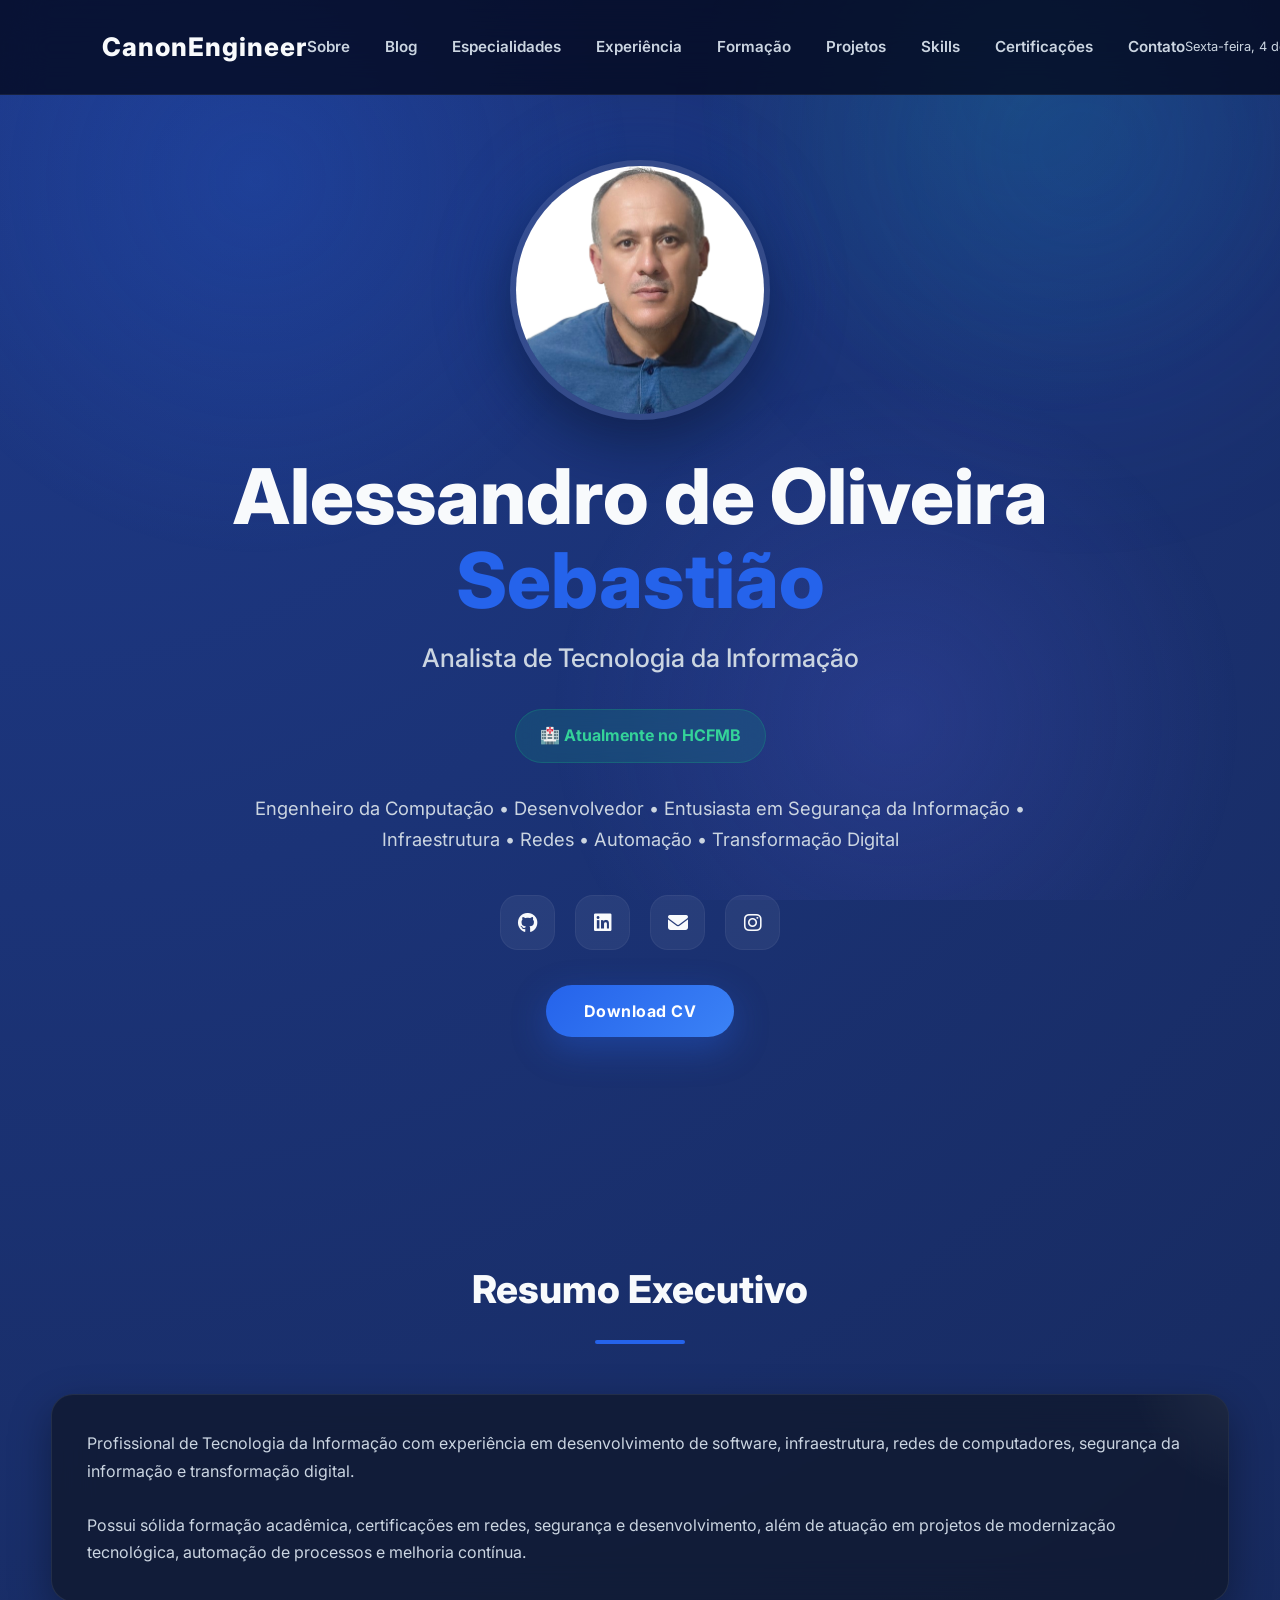
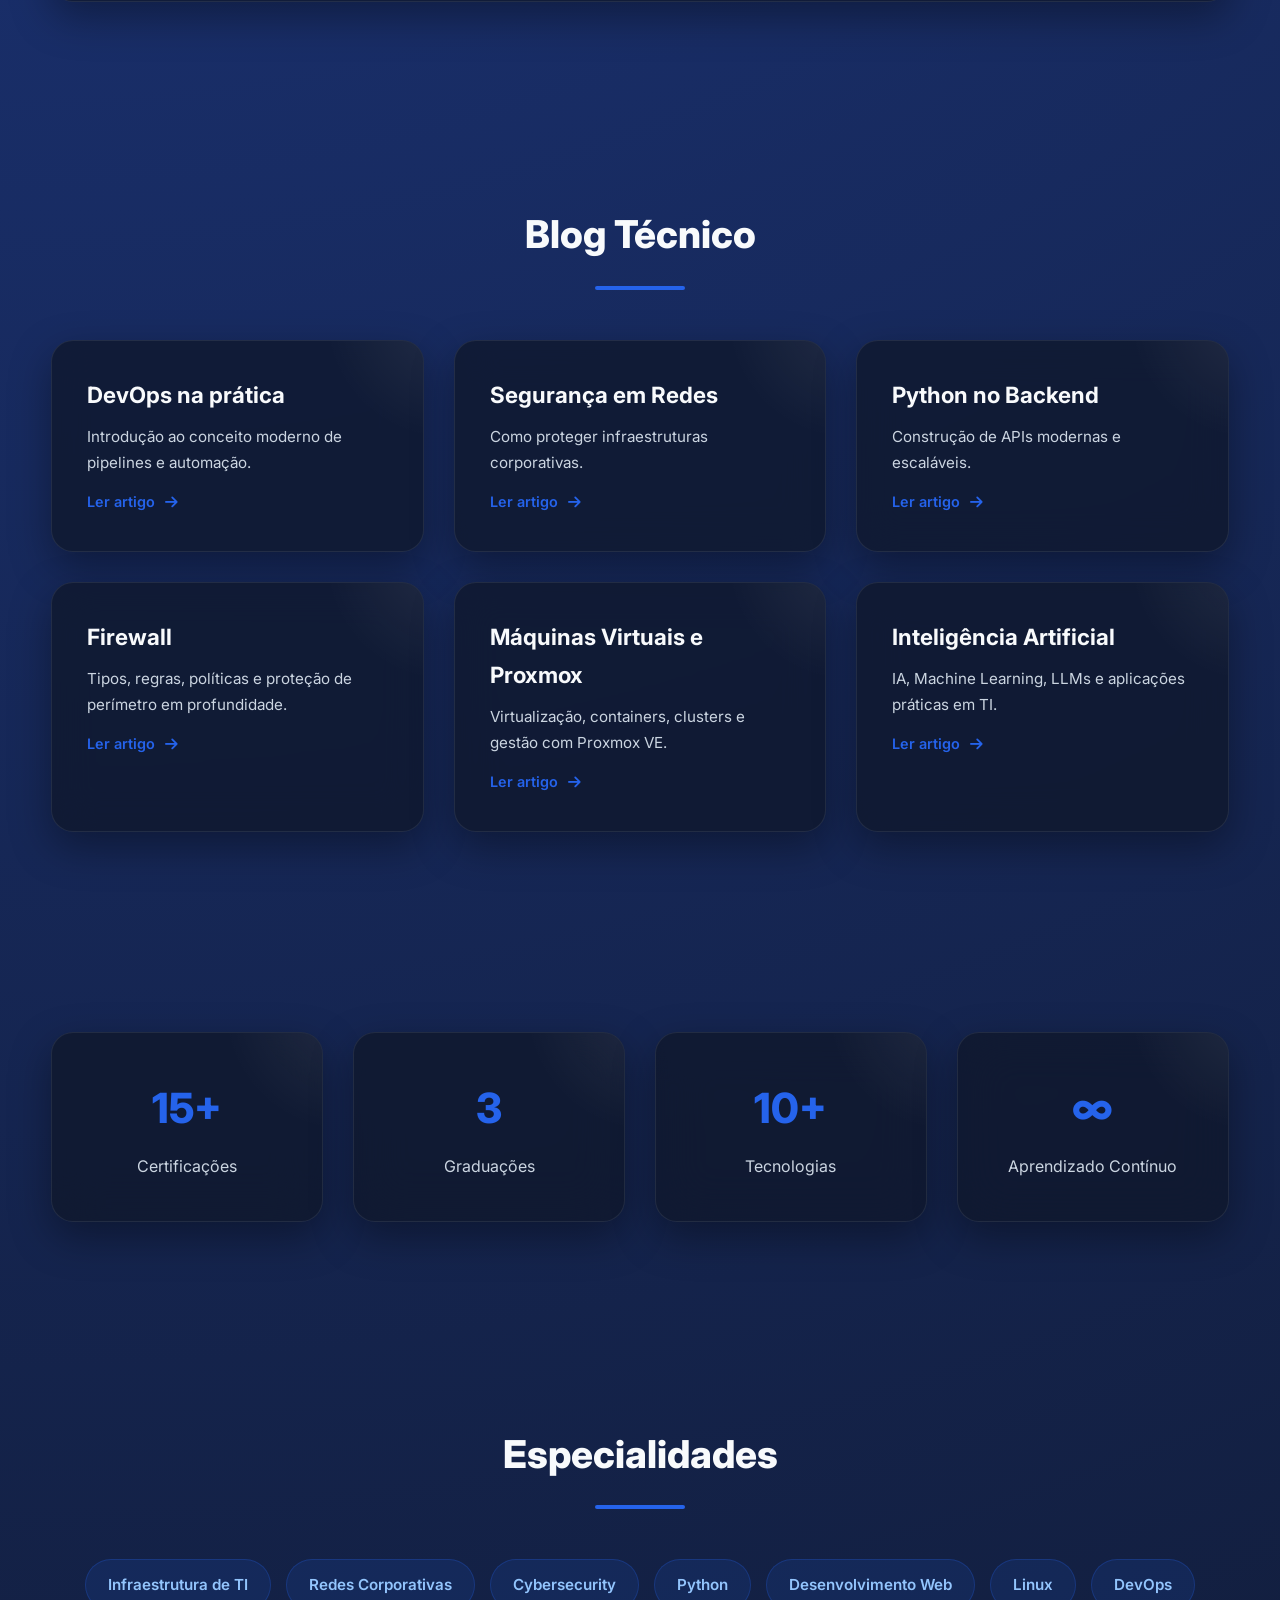
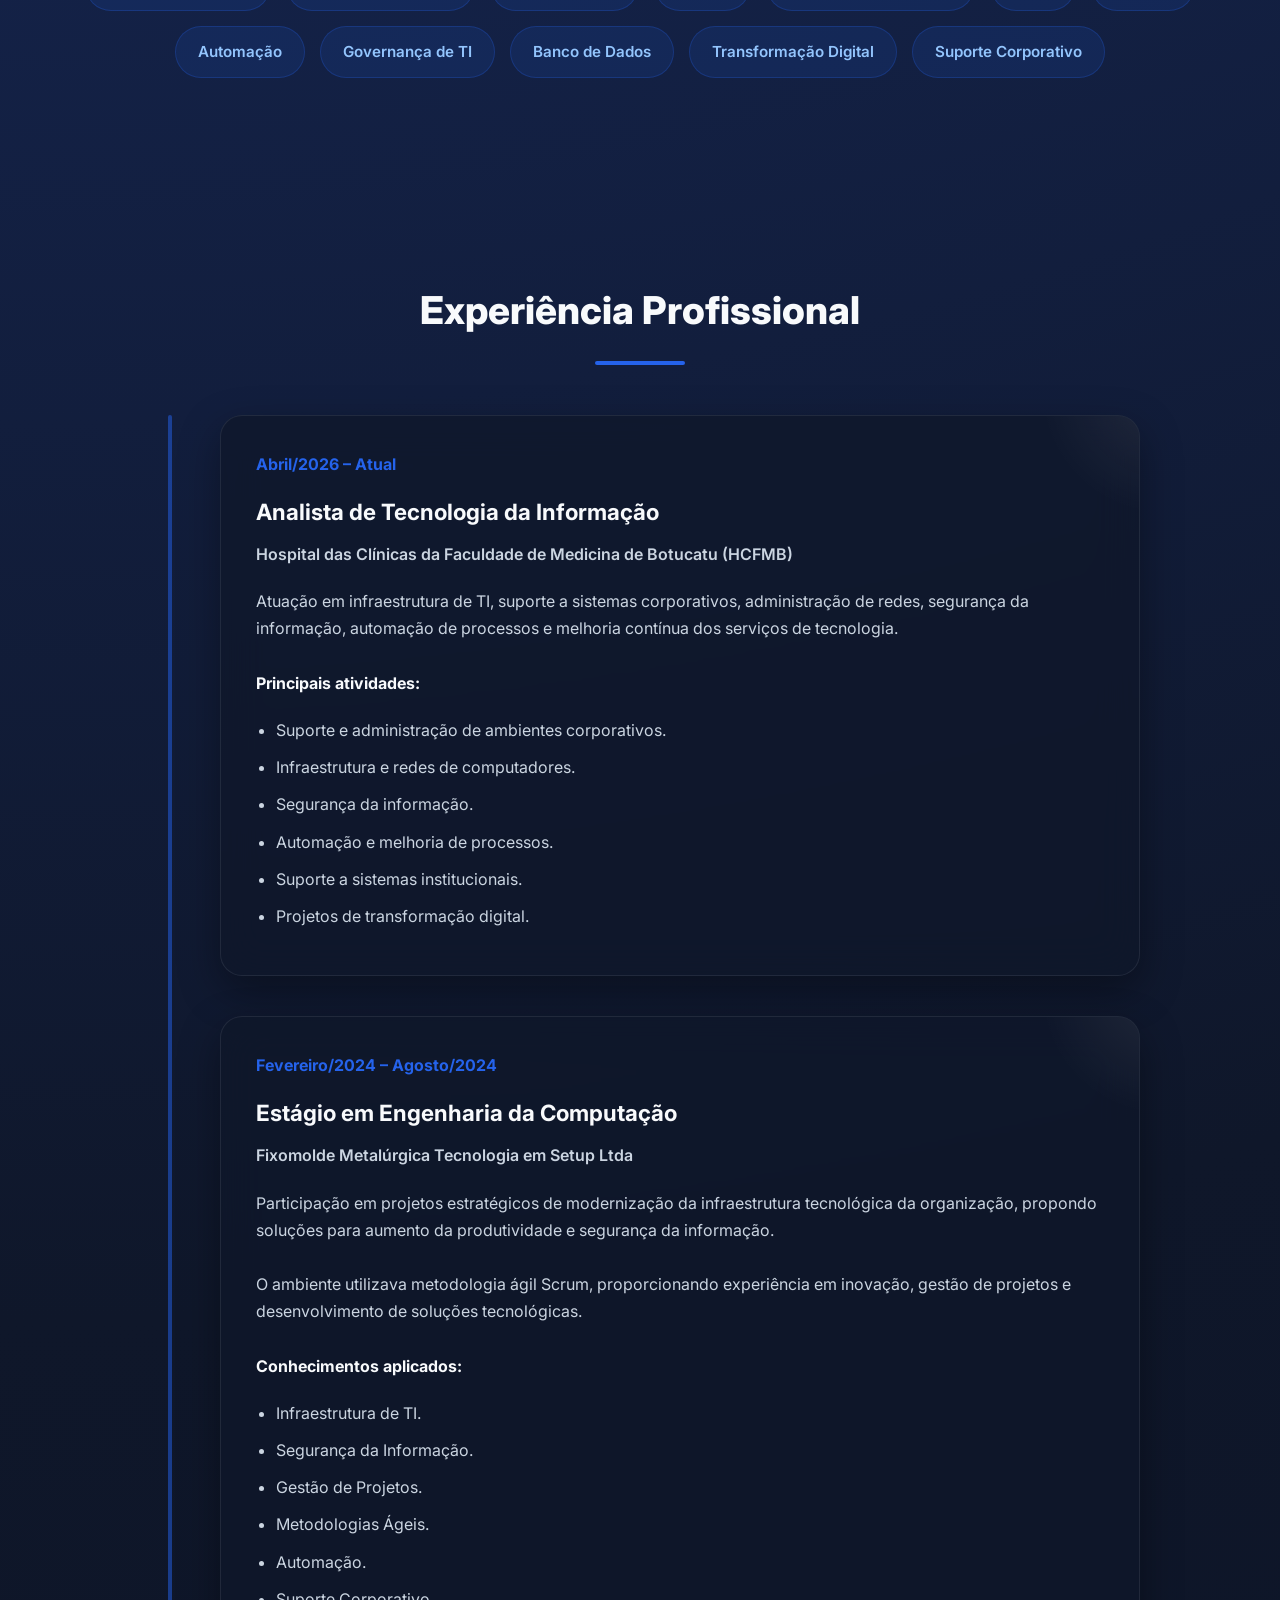
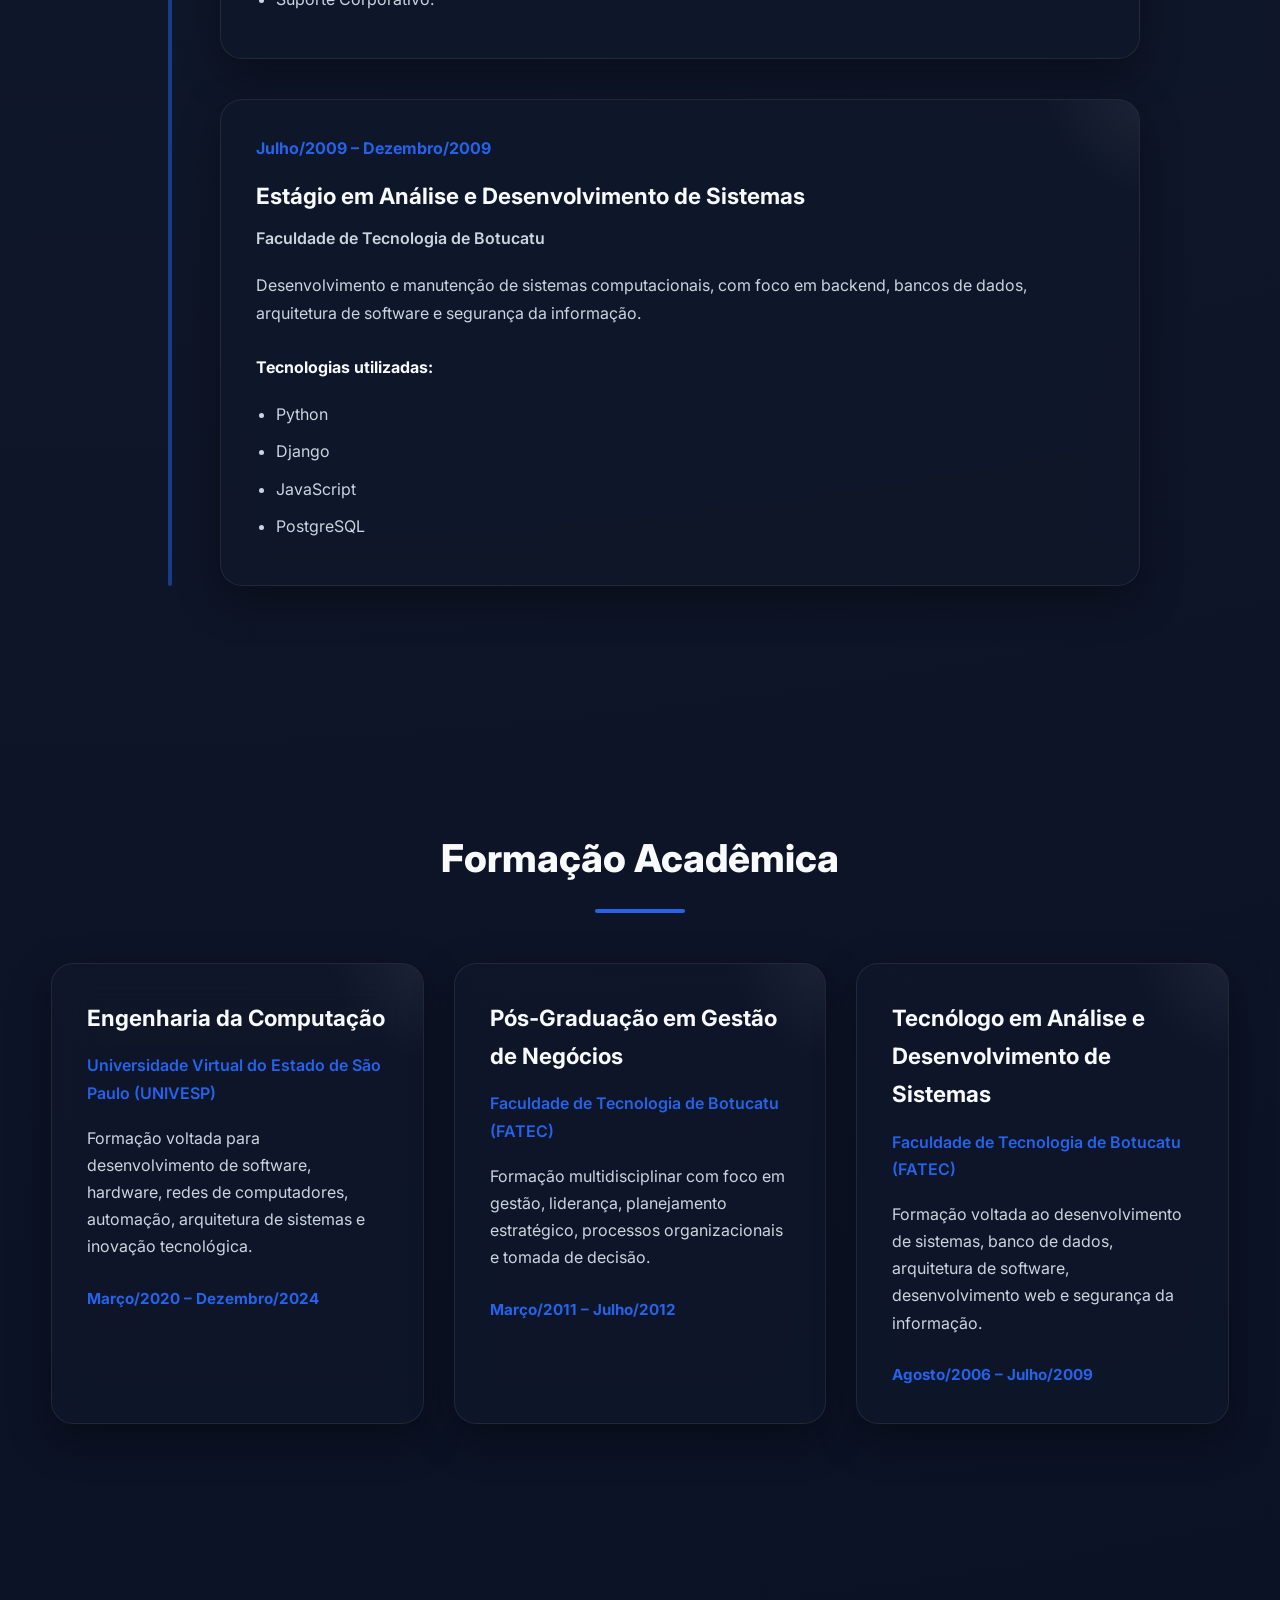
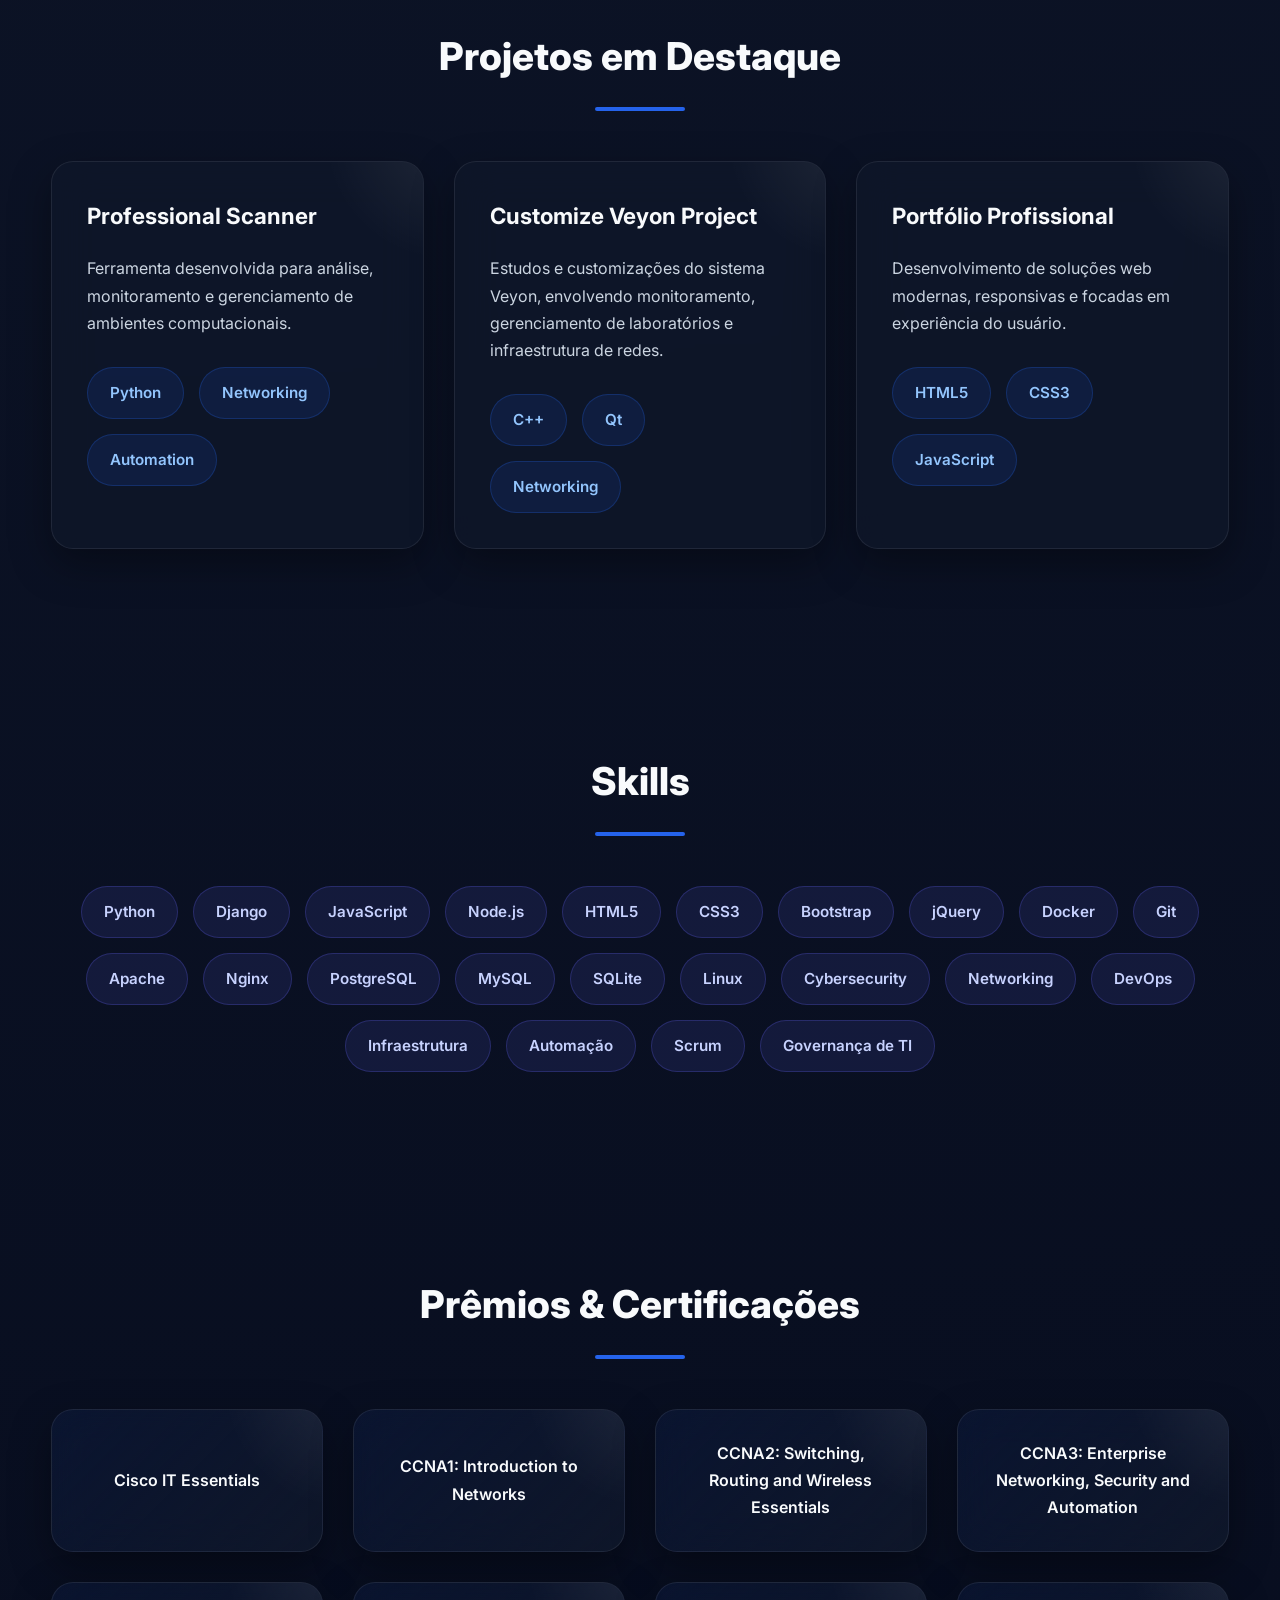
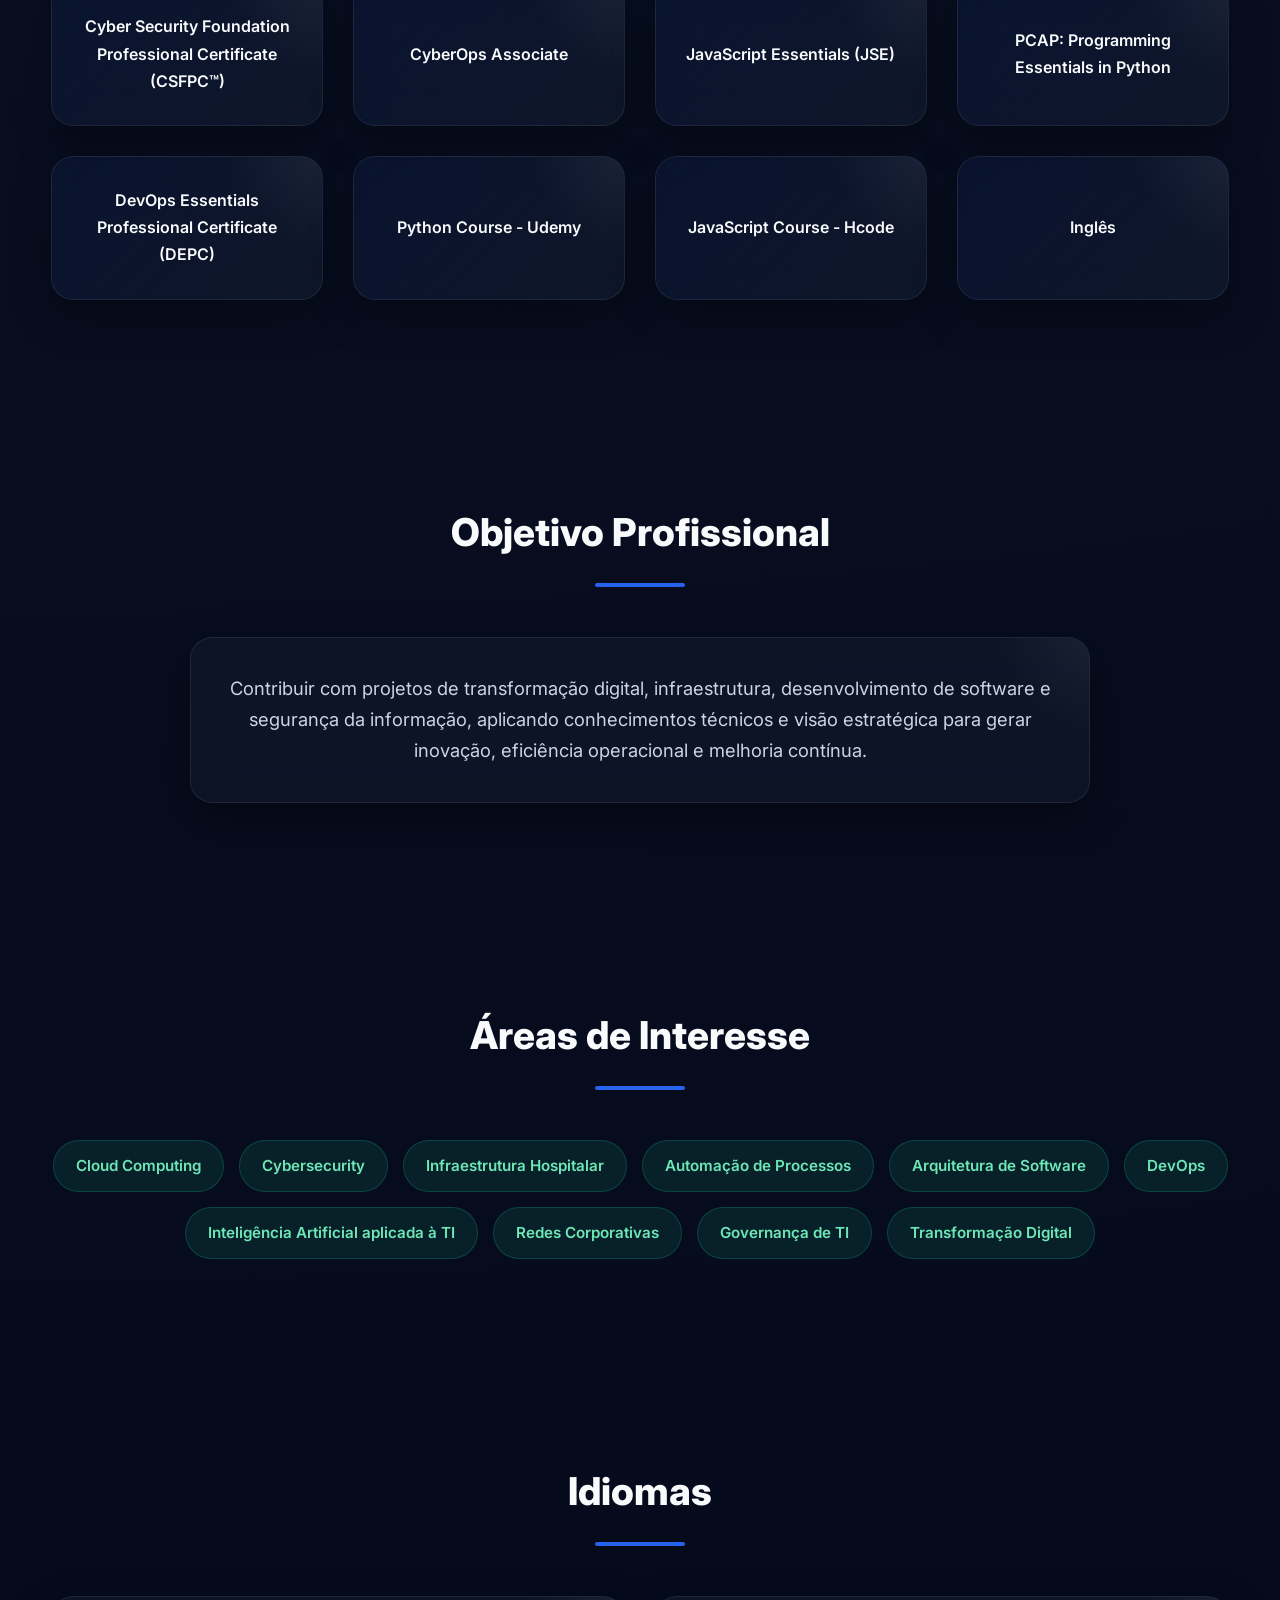
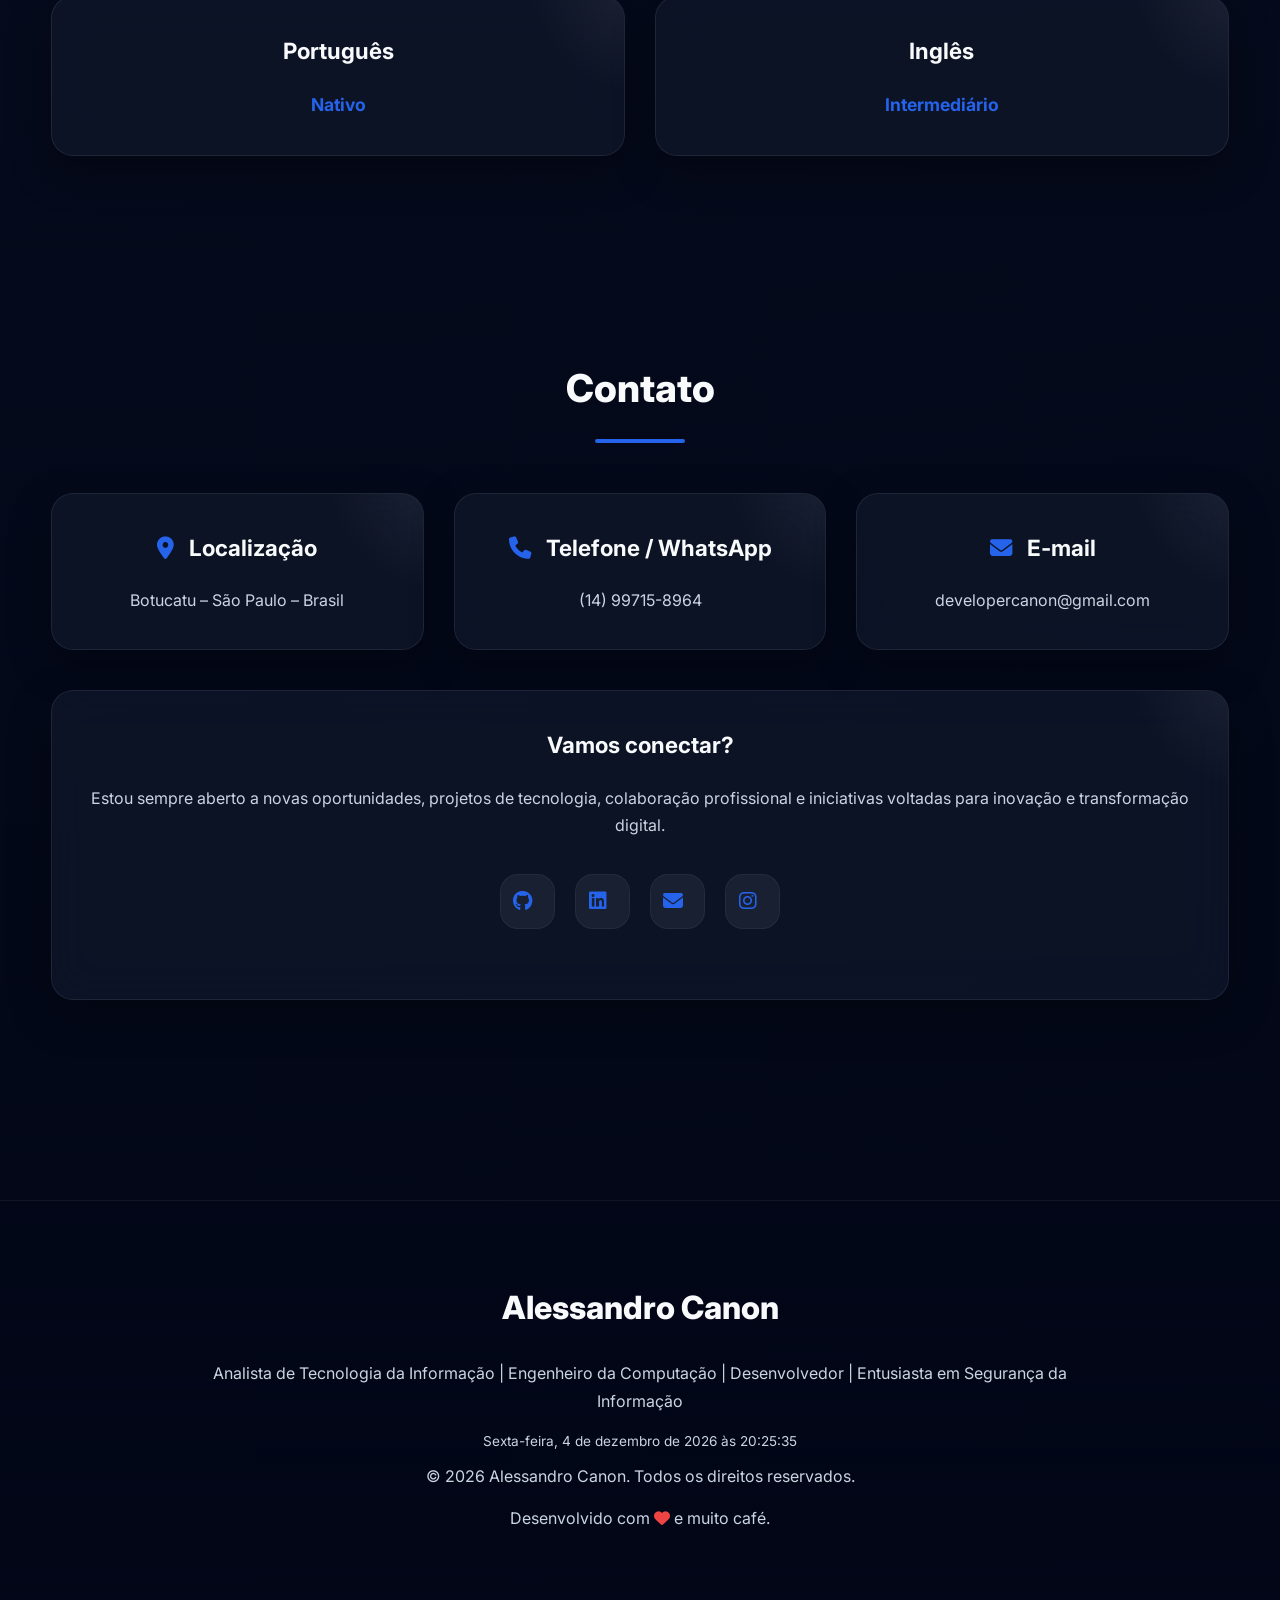
<file: index.html>
<!DOCTYPE html>
<html lang="pt-BR">

<head>
    <meta charset="UTF-8">
    <meta
        name="viewport"
        content="width=device-width, initial-scale=1.0">

    <meta
        name="description"
        content="Portfólio profissional de Alessandro Canon, Analista de Tecnologia da Informação, Engenheiro da Computação, Desenvolvedor e entusiasta em Segurança da Informação.">

    <meta
        name="keywords"
        content="Alessandro Canon, Tecnologia da Informação, Python, Cybersecurity, Infraestrutura, Redes, Desenvolvedor, DevOps">

    <meta name="author" content="Alessandro Canon">

    <title>
        Alessandro Canon | Analista de Tecnologia
    </title>

    <link
        rel="preconnect"
        href="https://fonts.googleapis.com">

    <link
        rel="preconnect"
        href="https://fonts.gstatic.com"
        crossorigin>

    <link
        href="https://fonts.googleapis.com/css2?family=Inter:wght@300;400;500;600;700;800&display=swap"
        rel="stylesheet">

    <link
        rel="stylesheet"
        href="https://cdnjs.cloudflare.com/ajax/libs/font-awesome/6.6.0/css/all.min.css">

    <link
        rel="icon"
        href="wwwroot/img/canon.png">

    <link
        rel="stylesheet"
        href="wwwroot/css/style.css">
</head>

<body>
    
<div id="loader">
    <div class="spinner"></div>
</div> 

<header class="hero">

    <nav class="navbar">

        <div class="logo">
            CanonEngineer
        </div>

        <ul class="nav-menu">
            <li><a href="#sobre">Sobre</a></li>
            <li><a href="#blog">Blog</a></li>
            <li><a href="#especialidades">Especialidades</a></li>
            <li><a href="#experiencia">Experiência</a></li>
            <li><a href="#formacao">Formação</a></li>
            <li><a href="#projetos">Projetos</a></li>
            <li><a href="#skills">Skills</a></li>
            <li><a href="#certificacoes">Certificações</a></li>
            <li><a href="#contato">Contato</a></li>
        </ul>

        <div class="navbar-actions">
            <span id="datetime" class="datetime-display" aria-live="polite"></span>
            <button id="themeToggle" class="theme-toggle" type="button" aria-label="Alternar tema">
                🌙
            </button>
            <button id="navToggle" class="nav-toggle" type="button" aria-label="Abrir menu" aria-expanded="false">
                <i class="fas fa-bars" aria-hidden="true"></i>
            </button>
        </div>

    </nav>

    <div class="hero-content">

        <img
            src="wwwroot/img/canon-profile.jpg"
            alt="Alessandro Canon"
            class="profile">

        <h1>
            Alessandro de Oliveira
            <span>Sebastião</span>
        </h1>

        <h2>
            Analista de Tecnologia da Informação
        </h2>

        <div class="current-badge">
            🏥 Atualmente no HCFMB
        </div>

        <p class="hero-description">
            Engenheiro da Computação • Desenvolvedor •
            Entusiasta em Segurança da Informação • Infraestrutura •
            Redes • Automação • Transformação Digital
        </p>

        <div class="socials">

            <a
                href="https://github.com/CanonEngineer"
                target="_blank">
                <i class="fab fa-github"></i>
            </a>

            <a
                href="https://www.linkedin.com/in/alessandro-oliveira-sebasti%C3%A3o-a9099a66"
                target="_blank">
                <i class="fab fa-linkedin"></i>
            </a>

            <a
                href="mailto:developercanon@gmail.com">
                <i class="fa-solid fa-envelope"></i>
            </a>

            <a
                href="https://www.instagram.com/developercanon/"
                target="_blank">
                <i class="fab fa-instagram"></i>
            </a>

        </div>

        <button
            id="btnDownloadCV"
            class="btn-download"
            type="button">

            Download CV

        </button>

    </div>

</header>

<section id="sobre">

    <h2>
        Resumo Executivo
    </h2>

    <div class="card">

        <p>
            Profissional de Tecnologia da Informação
            com experiência em desenvolvimento de
            software, infraestrutura, redes de
            computadores, segurança da informação e
            transformação digital.
        </p>

        <br>

        <p>
            Possui sólida formação acadêmica,
            certificações em redes, segurança e
            desenvolvimento, além de atuação em
            projetos de modernização tecnológica,
            automação de processos e melhoria
            contínua.
        </p>

    </div>

</section>
    
<section id="blog">

  <h2>Blog Técnico</h2>

  <div class="grid" id="blogContainer">

    <!-- POST 1 -->
    <a href="blog/devops-na-pratica.html" class="card blog-post">
        <h3>DevOps na prática</h3>
        <p>Introdução ao conceito moderno de pipelines e automação.</p>
        <span class="blog-read-more">Ler artigo <i class="fas fa-arrow-right"></i></span>
    </a>

    <!-- POST 2 -->
    <a href="blog/seguranca-em-redes.html" class="card blog-post">
        <h3>Segurança em Redes</h3>
        <p>Como proteger infraestruturas corporativas.</p>
        <span class="blog-read-more">Ler artigo <i class="fas fa-arrow-right"></i></span>
    </a>

    <!-- POST 3 -->
    <a href="blog/python-no-backend.html" class="card blog-post">
        <h3>Python no Backend</h3>
        <p>Construção de APIs modernas e escaláveis.</p>
        <span class="blog-read-more">Ler artigo <i class="fas fa-arrow-right"></i></span>
    </a>

    <!-- POST 4 -->
    <a href="blog/firewall.html" class="card blog-post">
        <h3>Firewall</h3>
        <p>Tipos, regras, políticas e proteção de perímetro em profundidade.</p>
        <span class="blog-read-more">Ler artigo <i class="fas fa-arrow-right"></i></span>
    </a>

    <!-- POST 5 -->
    <a href="blog/maquinas-virtuais-proxmox.html" class="card blog-post">
        <h3>Máquinas Virtuais e Proxmox</h3>
        <p>Virtualização, containers, clusters e gestão com Proxmox VE.</p>
        <span class="blog-read-more">Ler artigo <i class="fas fa-arrow-right"></i></span>
    </a>

    <!-- POST 6 -->
    <a href="blog/inteligencia-artificial.html" class="card blog-post">
        <h3>Inteligência Artificial</h3>
        <p>IA, Machine Learning, LLMs e aplicações práticas em TI.</p>
        <span class="blog-read-more">Ler artigo <i class="fas fa-arrow-right"></i></span>
    </a>

  </div>

</section>
    
<section class="stats">

    <div class="stat-card">
        <h3>15+</h3>
        <p>Certificações</p>
    </div>

    <div class="stat-card">
        <h3>3</h3>
        <p>Graduações</p>
    </div>

    <div class="stat-card">
        <h3>10+</h3>
        <p>Tecnologias</p>
    </div>

    <div class="stat-card">
        <h3>∞</h3>
        <p>Aprendizado Contínuo</p>
    </div>

</section>
<section id="especialidades">

    <h2>Especialidades</h2>

    <div class="badges">

        <span>Infraestrutura de TI</span>
        <span>Redes Corporativas</span>
        <span>Cybersecurity</span>
        <span>Python</span>
        <span>Desenvolvimento Web</span>
        <span>Linux</span>
        <span>DevOps</span>
        <span>Automação</span>
        <span>Governança de TI</span>
        <span>Banco de Dados</span>
        <span>Transformação Digital</span>
        <span>Suporte Corporativo</span>

    </div>

</section>

<section id="experiencia">

    <h2>Experiência Profissional</h2>

    <div class="timeline">

        <div class="timeline-card">

            <span class="date">
                Abril/2026 – Atual
            </span>

            <h3>
                Analista de Tecnologia da Informação
            </h3>

            <h4>
                Hospital das Clínicas da Faculdade de Medicina de Botucatu
                (HCFMB)
            </h4>

            <p>
                Atuação em infraestrutura de TI,
                suporte a sistemas corporativos,
                administração de redes,
                segurança da informação,
                automação de processos e melhoria
                contínua dos serviços de tecnologia.
            </p>

            <br>

            <strong>Principais atividades:</strong>

            <ul>
                <li>Suporte e administração de ambientes corporativos.</li>
                <li>Infraestrutura e redes de computadores.</li>
                <li>Segurança da informação.</li>
                <li>Automação e melhoria de processos.</li>
                <li>Suporte a sistemas institucionais.</li>
                <li>Projetos de transformação digital.</li>
            </ul>

        </div>

        <div class="timeline-card">

            <span class="date">
                Fevereiro/2024 – Agosto/2024
            </span>

            <h3>
                Estágio em Engenharia da Computação
            </h3>

            <h4>
                Fixomolde Metalúrgica Tecnologia em Setup Ltda
            </h4>

            <p>
                Participação em projetos estratégicos
                de modernização da infraestrutura
                tecnológica da organização,
                propondo soluções para aumento da
                produtividade e segurança da informação.
            </p>

            <br>

            <p>
                O ambiente utilizava metodologia
                ágil Scrum, proporcionando
                experiência em inovação,
                gestão de projetos e
                desenvolvimento de soluções
                tecnológicas.
            </p>

            <br>

            <strong>Conhecimentos aplicados:</strong>

            <ul>
                <li>Infraestrutura de TI.</li>
                <li>Segurança da Informação.</li>
                <li>Gestão de Projetos.</li>
                <li>Metodologias Ágeis.</li>
                <li>Automação.</li>
                <li>Suporte Corporativo.</li>
            </ul>

        </div>

        <div class="timeline-card">

            <span class="date">
                Julho/2009 – Dezembro/2009
            </span>

            <h3>
                Estágio em Análise e Desenvolvimento de Sistemas
            </h3>

            <h4>
                Faculdade de Tecnologia de Botucatu
            </h4>

            <p>
                Desenvolvimento e manutenção de
                sistemas computacionais,
                com foco em backend,
                bancos de dados,
                arquitetura de software e
                segurança da informação.
            </p>

            <br>

            <strong>Tecnologias utilizadas:</strong>

            <ul>
                <li>Python</li>
                <li>Django</li>
                <li>JavaScript</li>
                <li>PostgreSQL</li>
            </ul>

        </div>

    </div>

</section>
<section id="formacao">

    <h2>Formação Acadêmica</h2>

    <div class="grid">

        <div class="card">

            <h3>
                Engenharia da Computação
            </h3>

            <h4>
                Universidade Virtual do Estado de São Paulo (UNIVESP)
            </h4>

            <p>
                Formação voltada para desenvolvimento de software,
                hardware, redes de computadores, automação,
                arquitetura de sistemas e inovação tecnológica.
            </p>

            <span class="date">
                Março/2020 – Dezembro/2024
            </span>

        </div>

        <div class="card">

            <h3>
                Pós-Graduação em Gestão de Negócios
            </h3>

            <h4>
                Faculdade de Tecnologia de Botucatu (FATEC)
            </h4>

            <p>
                Formação multidisciplinar com foco em gestão,
                liderança, planejamento estratégico,
                processos organizacionais e tomada de decisão.
            </p>

            <span class="date">
                Março/2011 – Julho/2012
            </span>

        </div>

        <div class="card">

            <h3>
                Tecnólogo em Análise e Desenvolvimento de Sistemas
            </h3>

            <h4>
                Faculdade de Tecnologia de Botucatu (FATEC)
            </h4>

            <p>
                Formação voltada ao desenvolvimento de sistemas,
                banco de dados, arquitetura de software,
                desenvolvimento web e segurança da informação.
            </p>

            <span class="date">
                Agosto/2006 – Julho/2009
            </span>

        </div>

    </div>

</section>

<section id="projetos">

    <h2>Projetos em Destaque</h2>

    <div class="grid">

        <div class="card">

            <h3>
                Professional Scanner
            </h3>

            <p>
                Ferramenta desenvolvida para análise,
                monitoramento e gerenciamento de ambientes
                computacionais.
            </p>

            <div class="badges">
                <span>Python</span>
                <span>Networking</span>
                <span>Automation</span>
            </div>

        </div>

        <div class="card">

            <h3>
                Customize Veyon Project
            </h3>

            <p>
                Estudos e customizações do sistema Veyon,
                envolvendo monitoramento,
                gerenciamento de laboratórios e
                infraestrutura de redes.
            </p>

            <div class="badges">
                <span>C++</span>
                <span>Qt</span>
                <span>Networking</span>
            </div>

        </div>

        <div class="card">

            <h3>
                Portfólio Profissional
            </h3>

            <p>
                Desenvolvimento de soluções web modernas,
                responsivas e focadas em experiência
                do usuário.
            </p>

            <div class="badges">
                <span>HTML5</span>
                <span>CSS3</span>
                <span>JavaScript</span>
            </div>

        </div>

    </div>

</section>

<section id="skills">

    <h2>Skills</h2>

    <div class="badges">

        <span>Python</span>
        <span>Django</span>
        <span>JavaScript</span>
        <span>Node.js</span>
        <span>HTML5</span>
        <span>CSS3</span>
        <span>Bootstrap</span>
        <span>jQuery</span>

        <span>Docker</span>
        <span>Git</span>
        <span>Apache</span>
        <span>Nginx</span>

        <span>PostgreSQL</span>
        <span>MySQL</span>
        <span>SQLite</span>

        <span>Linux</span>
        <span>Cybersecurity</span>
        <span>Networking</span>
        <span>DevOps</span>

        <span>Infraestrutura</span>
        <span>Automação</span>
        <span>Scrum</span>
        <span>Governança de TI</span>

    </div>

</section>
<section id="certificacoes">

    <h2>Prêmios & Certificações</h2>

    <div class="grid">

        <div class="card">Cisco IT Essentials</div>

        <div class="card">
            CCNA1: Introduction to Networks
        </div>

        <div class="card">
            CCNA2: Switching, Routing and Wireless Essentials
        </div>

        <div class="card">
            CCNA3: Enterprise Networking, Security and Automation
        </div>

        <div class="card">
            Cyber Security Foundation Professional Certificate (CSFPC™)
        </div>

        <div class="card">
            CyberOps Associate
        </div>

        <div class="card">
            JavaScript Essentials (JSE)
        </div>

        <div class="card">
            PCAP: Programming Essentials in Python
        </div>

        <div class="card">
            DevOps Essentials Professional Certificate (DEPC)
        </div>

        <div class="card">
            Python Course - Udemy
        </div>

        <div class="card">
            JavaScript Course - Hcode
        </div>

        <div class="card">
            Inglês
        </div>

    </div>

</section>

<section id="objetivo">

    <h2>Objetivo Profissional</h2>

    <div class="card">

        <p>
            Contribuir com projetos de transformação digital,
            infraestrutura, desenvolvimento de software e
            segurança da informação, aplicando conhecimentos
            técnicos e visão estratégica para gerar inovação,
            eficiência operacional e melhoria contínua.
        </p>

    </div>

</section>

<section id="interesses">

    <h2>Áreas de Interesse</h2>

    <div class="badges">

        <span>Cloud Computing</span>

        <span>Cybersecurity</span>

        <span>Infraestrutura Hospitalar</span>

        <span>Automação de Processos</span>

        <span>Arquitetura de Software</span>

        <span>DevOps</span>

        <span>Inteligência Artificial aplicada à TI</span>

        <span>Redes Corporativas</span>

        <span>Governança de TI</span>

        <span>Transformação Digital</span>

    </div>

</section>

<section id="idiomas">

    <h2>Idiomas</h2>

    <div class="grid">

        <div class="card">

            <h3>Português</h3>

            <p>Nativo</p>

        </div>

        <div class="card">

            <h3>Inglês</h3>

            <p>Intermediário</p>

        </div>

    </div>

</section>
<section id="contato">

    <h2>Contato</h2>

    <div class="grid">

        <div class="card">

            <h3>
                <i class="fa-solid fa-location-dot"></i>
                Localização
            </h3>

            <p>
                Botucatu – São Paulo – Brasil
            </p>

        </div>

        <div class="card">

            <h3>
                <i class="fa-solid fa-phone"></i>
                Telefone / WhatsApp
            </h3>

            <p>
                (14) 99715-8964
            </p>

        </div>

        <div class="card">

            <h3>
                <i class="fa-solid fa-envelope"></i>
                E-mail
            </h3>

            <p>
                developercanon@gmail.com
            </p>

        </div>

    </div>

    <div
        class="card"
        style="
            margin-top:40px;
            text-align:center;
        ">

        <h3>
            Vamos conectar?
        </h3>

        <p>
            Estou sempre aberto a novas oportunidades,
            projetos de tecnologia, colaboração profissional
            e iniciativas voltadas para inovação e
            transformação digital.
        </p>

        <div class="socials">

            <a
                href="https://github.com/CanonEngineer"
                target="_blank"
                aria-label="GitHub">
                <i class="fab fa-github"></i>
            </a>

            <a
                href="https://www.linkedin.com/in/alessandro-oliveira-sebasti%C3%A3o-a9099a66"
                target="_blank"
                aria-label="LinkedIn">
                <i class="fab fa-linkedin"></i>
            </a>

            <a
                href="mailto:developercanon@gmail.com"
                aria-label="E-mail">
                <i class="fa-solid fa-envelope"></i>
            </a>

            <a
                href="https://www.instagram.com/developercanon/"
                target="_blank"
                aria-label="Instagram">
                <i class="fab fa-instagram"></i>
            </a>

        </div>

    </div>

</section>

<footer>

    <div class="footer-content">

        <h3>
            Alessandro Canon
        </h3>

        <p>
            Analista de Tecnologia da Informação |
            Engenheiro da Computação |
            Desenvolvedor |
            Entusiasta em Segurança da Informação
        </p>

        <p id="datetimeFooter" class="datetime-display" aria-live="polite"></p>

        <p>
            © 2026 Alessandro Canon.
            Todos os direitos reservados.
        </p>

        <p>
            Desenvolvido com
            <i class="fa-solid fa-heart"></i>
            e muito café.
        </p>

    </div>

</footer>

<!-- VLibras -->
<div vw class="enabled">
    <div
        vw-access-button
        class="active">
    </div>

    <div vw-plugin-wrapper>
        <div
            class="vw-plugin-top-wrapper">
        </div>
    </div>
</div>

<script
    src="https://vlibras.gov.br/app/vlibras-plugin.js">
</script>

<script>
new window.VLibras.Widget(
    'https://vlibras.gov.br/app'
);
</script>
    
<div id="modal" class="modal">
    <div class="modal-content">
        <span id="closeModal">&times;</span>
        <div id="modalBody"></div>
    </div>
</div>

<div id="cvModal" class="modal">
    <div class="modal-content cv-modal-content">
        <span id="closeCvModal">&times;</span>
        <h2>Download do Currículo</h2>
        <p class="cv-modal-text">Escolha o idioma da versão que deseja baixar:</p>
        <div class="cv-modal-buttons">
            <a href="wwwroot/files/Alessandro_Canon_CV_PT.pdf" class="cv-download-btn" download="Alessandro_Canon_CV_PT.pdf">
                <i class="fas fa-file-pdf"></i> Português
            </a>
            <a href="wwwroot/files/Alessandro_Canon_CV_EN.pdf" class="cv-download-btn" download="Alessandro_Canon_CV_EN.pdf">
                <i class="fas fa-file-pdf"></i> English
            </a>
        </div>
    </div>
</div>
    
<script
    src="wwwroot/js/script.js">
</script>

</body>
</html>
</file>
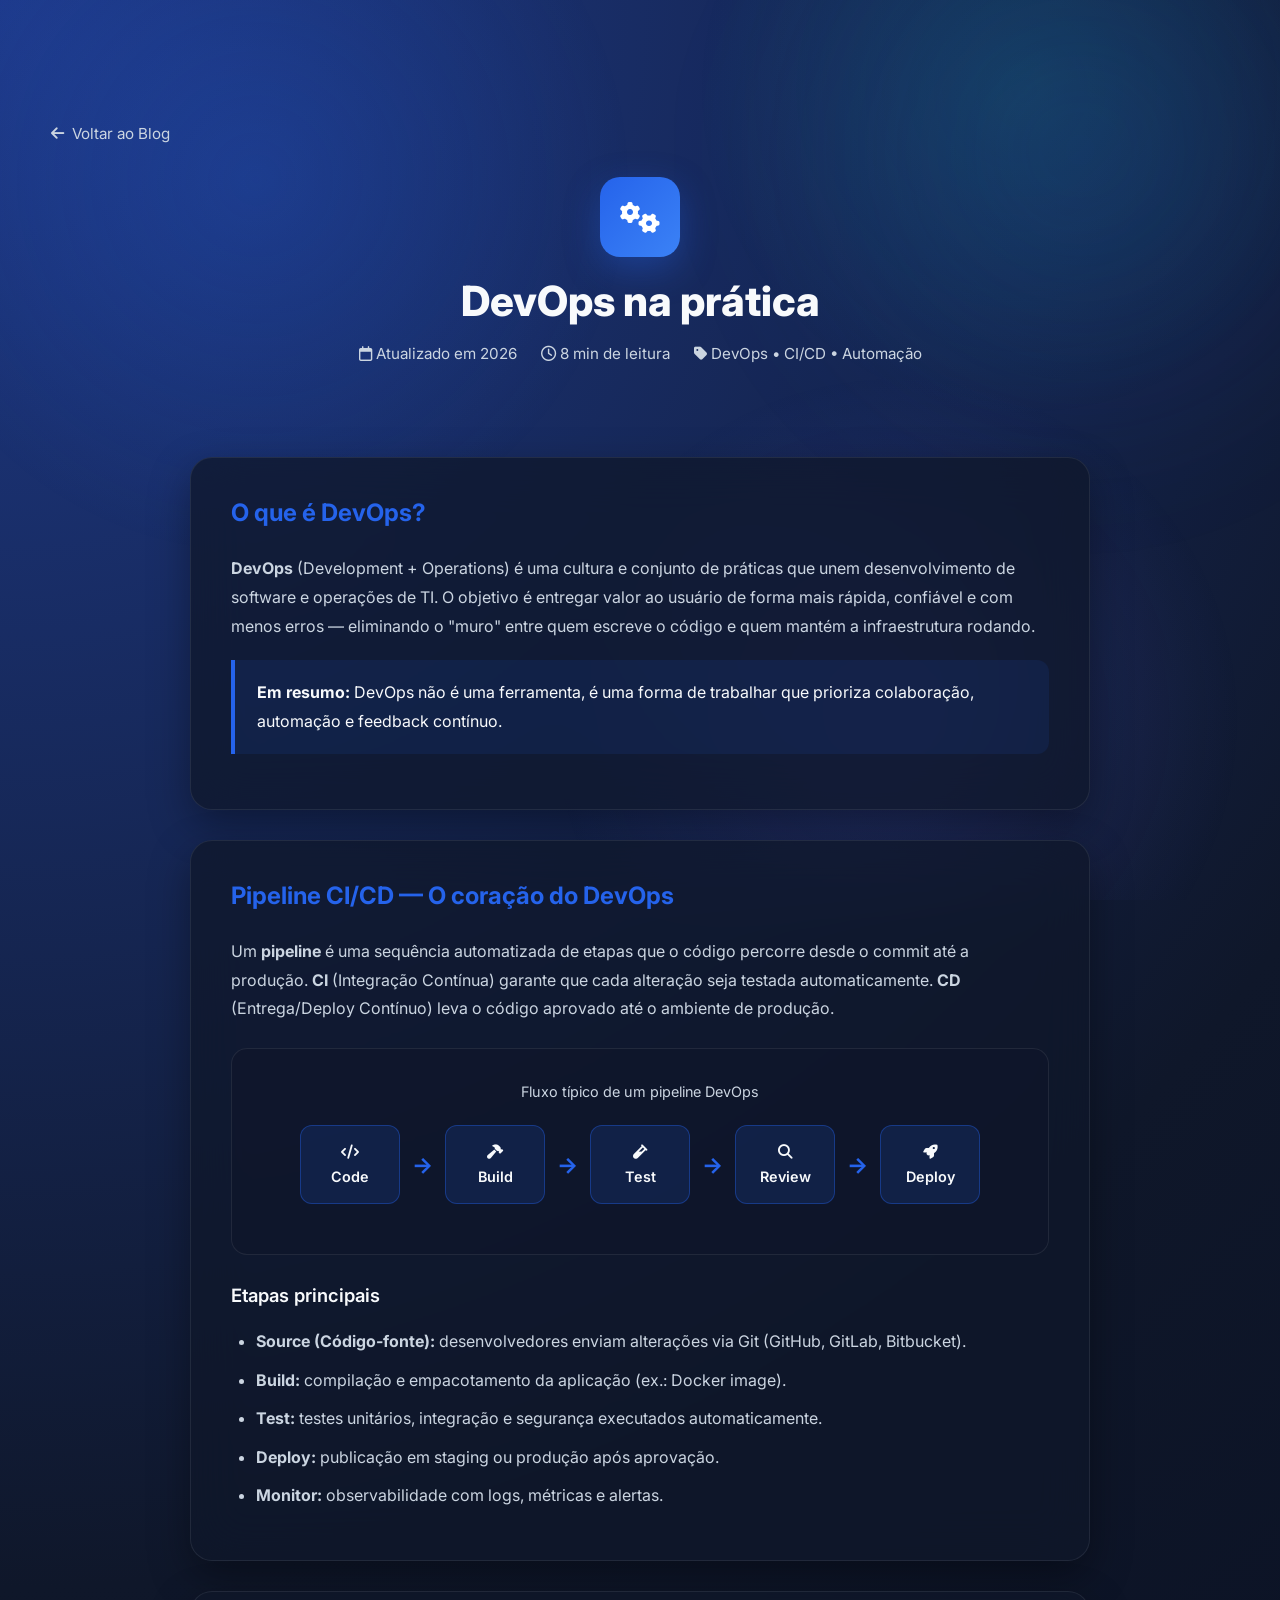
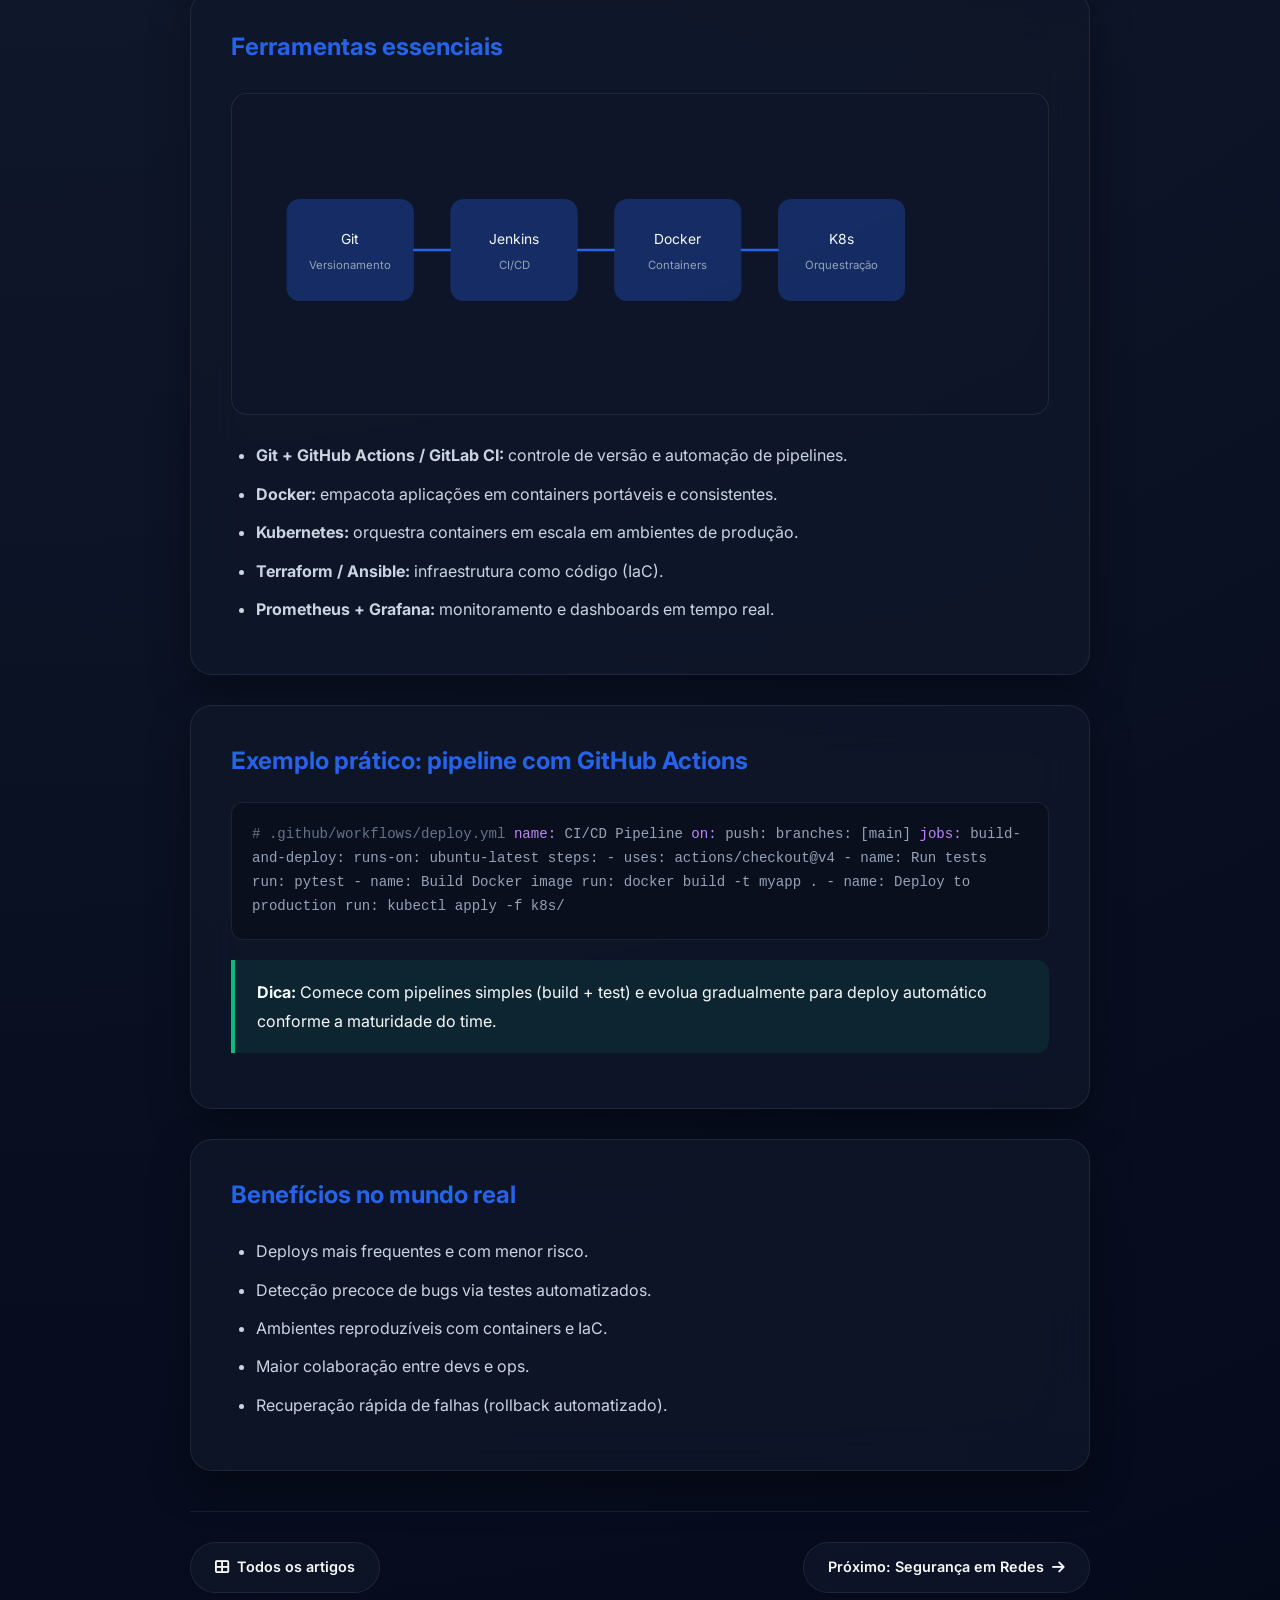
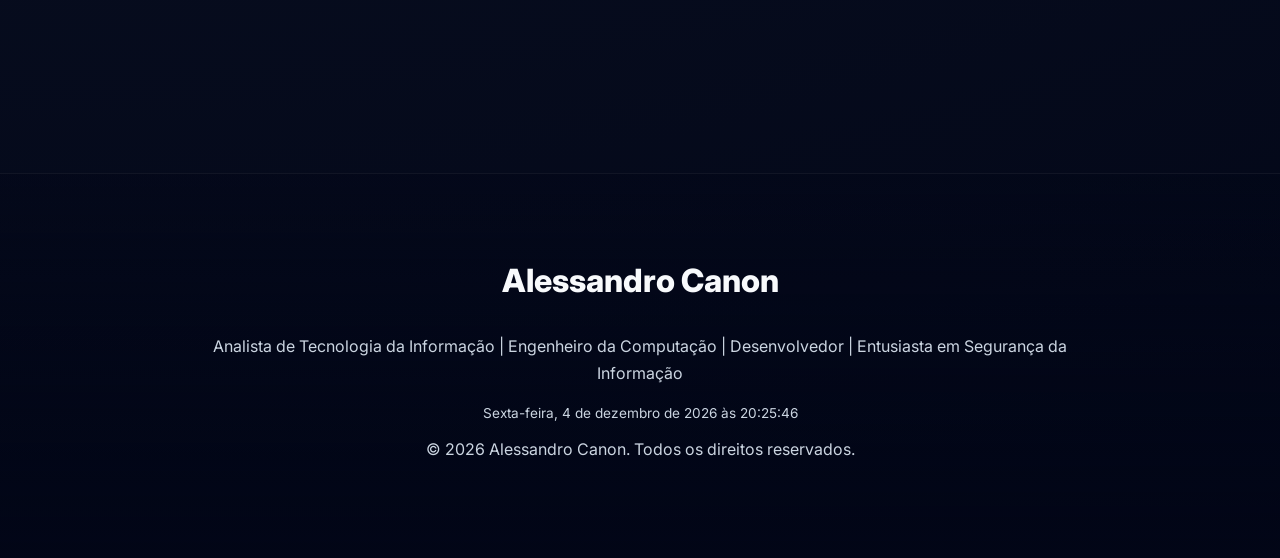
<file: blog/devops-na-pratica.html>
<!DOCTYPE html>
<html lang="pt-BR">
<head>
    <meta charset="UTF-8">
    <meta name="viewport" content="width=device-width, initial-scale=1.0">
    <meta name="description" content="DevOps na prática: pipelines, CI/CD e automação de entrega de software.">
    <title>DevOps na prática | Blog Técnico | Alessandro Canon</title>
    <link rel="preconnect" href="https://fonts.googleapis.com">
    <link rel="preconnect" href="https://fonts.gstatic.com" crossorigin>
    <link href="https://fonts.googleapis.com/css2?family=Inter:wght@300;400;500;600;700;800&display=swap" rel="stylesheet">
    <link rel="stylesheet" href="https://cdnjs.cloudflare.com/ajax/libs/font-awesome/6.6.0/css/all.min.css">
    <link rel="icon" href="../wwwroot/img/canon.png">
    <link rel="stylesheet" href="../wwwroot/css/style.css">
    <link rel="stylesheet" href="../wwwroot/css/blog.css">
</head>
<body>

<header class="blog-header">
    <a href="../index.html#blog" class="blog-back">
        <i class="fas fa-arrow-left"></i> Voltar ao Blog
    </a>

    <div class="blog-hero">
        <div class="blog-icon"><i class="fas fa-gears"></i></div>
        <h1>DevOps na prática</h1>
        <p class="blog-meta">
            <span><i class="far fa-calendar"></i> Atualizado em 2026</span>
            <span><i class="far fa-clock"></i> 8 min de leitura</span>
            <span><i class="fas fa-tag"></i> DevOps • CI/CD • Automação</span>
        </p>
    </div>
</header>

<article class="blog-article">

    <div class="article-card">
        <h2>O que é DevOps?</h2>
        <p>
            <strong>DevOps</strong> (Development + Operations) é uma cultura e conjunto de práticas
            que unem desenvolvimento de software e operações de TI. O objetivo é entregar valor ao
            usuário de forma mais rápida, confiável e com menos erros — eliminando o "muro" entre
            quem escreve o código e quem mantém a infraestrutura rodando.
        </p>
        <div class="info-box">
            <p><strong>Em resumo:</strong> DevOps não é uma ferramenta, é uma forma de trabalhar que prioriza colaboração, automação e feedback contínuo.</p>
        </div>
    </div>

    <div class="article-card">
        <h2>Pipeline CI/CD — O coração do DevOps</h2>
        <p>
            Um <strong>pipeline</strong> é uma sequência automatizada de etapas que o código percorre
            desde o commit até a produção. <strong>CI</strong> (Integração Contínua) garante que cada
            alteração seja testada automaticamente. <strong>CD</strong> (Entrega/Deploy Contínuo) leva
            o código aprovado até o ambiente de produção.
        </p>

        <div class="article-illustration">
            <p style="margin-bottom:15px;color:var(--text-secondary);font-size:0.9rem;">Fluxo típico de um pipeline DevOps</p>
            <div class="diagram-flow">
                <div class="diagram-step"><i class="fas fa-code"></i><br>Code</div>
                <span class="diagram-arrow">→</span>
                <div class="diagram-step"><i class="fas fa-hammer"></i><br>Build</div>
                <span class="diagram-arrow">→</span>
                <div class="diagram-step"><i class="fas fa-vial"></i><br>Test</div>
                <span class="diagram-arrow">→</span>
                <div class="diagram-step"><i class="fas fa-magnifying-glass"></i><br>Review</div>
                <span class="diagram-arrow">→</span>
                <div class="diagram-step"><i class="fas fa-rocket"></i><br>Deploy</div>
            </div>
        </div>

        <h3>Etapas principais</h3>
        <ul>
            <li><strong>Source (Código-fonte):</strong> desenvolvedores enviam alterações via Git (GitHub, GitLab, Bitbucket).</li>
            <li><strong>Build:</strong> compilação e empacotamento da aplicação (ex.: Docker image).</li>
            <li><strong>Test:</strong> testes unitários, integração e segurança executados automaticamente.</li>
            <li><strong>Deploy:</strong> publicação em staging ou produção após aprovação.</li>
            <li><strong>Monitor:</strong> observabilidade com logs, métricas e alertas.</li>
        </ul>
    </div>

    <div class="article-card">
        <h2>Ferramentas essenciais</h2>
        <div class="article-illustration">
            <svg viewBox="0 0 600 200" xmlns="http://www.w3.org/2000/svg">
                <rect x="20" y="60" width="100" height="80" rx="10" fill="#2563eb" opacity="0.3" stroke="#2563eb"/>
                <text x="70" y="95" text-anchor="middle" fill="#f8fafc" font-size="11" font-family="Inter">Git</text>
                <text x="70" y="115" text-anchor="middle" fill="#94a3b8" font-size="9" font-family="Inter">Versionamento</text>
                <rect x="150" y="60" width="100" height="80" rx="10" fill="#2563eb" opacity="0.3" stroke="#2563eb"/>
                <text x="200" y="95" text-anchor="middle" fill="#f8fafc" font-size="11" font-family="Inter">Jenkins</text>
                <text x="200" y="115" text-anchor="middle" fill="#94a3b8" font-size="9" font-family="Inter">CI/CD</text>
                <rect x="280" y="60" width="100" height="80" rx="10" fill="#2563eb" opacity="0.3" stroke="#2563eb"/>
                <text x="330" y="95" text-anchor="middle" fill="#f8fafc" font-size="11" font-family="Inter">Docker</text>
                <text x="330" y="115" text-anchor="middle" fill="#94a3b8" font-size="9" font-family="Inter">Containers</text>
                <rect x="410" y="60" width="100" height="80" rx="10" fill="#2563eb" opacity="0.3" stroke="#2563eb"/>
                <text x="460" y="95" text-anchor="middle" fill="#f8fafc" font-size="11" font-family="Inter">K8s</text>
                <text x="460" y="115" text-anchor="middle" fill="#94a3b8" font-size="9" font-family="Inter">Orquestração</text>
                <line x1="120" y1="100" x2="150" y2="100" stroke="#2563eb" stroke-width="2" marker-end="url(#arrow)"/>
                <line x1="250" y1="100" x2="280" y2="100" stroke="#2563eb" stroke-width="2"/>
                <line x1="380" y1="100" x2="410" y2="100" stroke="#2563eb" stroke-width="2"/>
            </svg>
        </div>
        <ul>
            <li><strong>Git + GitHub Actions / GitLab CI:</strong> controle de versão e automação de pipelines.</li>
            <li><strong>Docker:</strong> empacota aplicações em containers portáveis e consistentes.</li>
            <li><strong>Kubernetes:</strong> orquestra containers em escala em ambientes de produção.</li>
            <li><strong>Terraform / Ansible:</strong> infraestrutura como código (IaC).</li>
            <li><strong>Prometheus + Grafana:</strong> monitoramento e dashboards em tempo real.</li>
        </ul>
    </div>

    <div class="article-card">
        <h2>Exemplo prático: pipeline com GitHub Actions</h2>
        <div class="code-block">
<span class="comment"># .github/workflows/deploy.yml</span>
<span class="keyword">name:</span> CI/CD Pipeline

<span class="keyword">on:</span>
  push:
    branches: [main]

<span class="keyword">jobs:</span>
  build-and-deploy:
    runs-on: ubuntu-latest
    steps:
      - uses: actions/checkout@v4
      - name: Run tests
        run: pytest
      - name: Build Docker image
        run: docker build -t myapp .
      - name: Deploy to production
        run: kubectl apply -f k8s/
        </div>
        <div class="tip-box">
            <p><strong>Dica:</strong> Comece com pipelines simples (build + test) e evolua gradualmente para deploy automático conforme a maturidade do time.</p>
        </div>
    </div>

    <div class="article-card">
        <h2>Benefícios no mundo real</h2>
        <ul>
            <li>Deploys mais frequentes e com menor risco.</li>
            <li>Detecção precoce de bugs via testes automatizados.</li>
            <li>Ambientes reproduzíveis com containers e IaC.</li>
            <li>Maior colaboração entre devs e ops.</li>
            <li>Recuperação rápida de falhas (rollback automatizado).</li>
        </ul>
    </div>

    <div class="blog-nav-footer">
        <a href="../index.html#blog"><i class="fas fa-th-large"></i> Todos os artigos</a>
        <a href="seguranca-em-redes.html">Próximo: Segurança em Redes <i class="fas fa-arrow-right"></i></a>
    </div>

</article>

<footer>
    <div class="footer-content">
        <h3>Alessandro Canon</h3>
        <p>Analista de Tecnologia da Informação | Engenheiro da Computação | Desenvolvedor | Entusiasta em Segurança da Informação</p>
        <p id="datetime" class="datetime-display"></p>
        <p>© 2026 Alessandro Canon. Todos os direitos reservados.</p>
    </div>
</footer>

<script src="../wwwroot/js/script.js"></script>
</body>
</html>
</file>
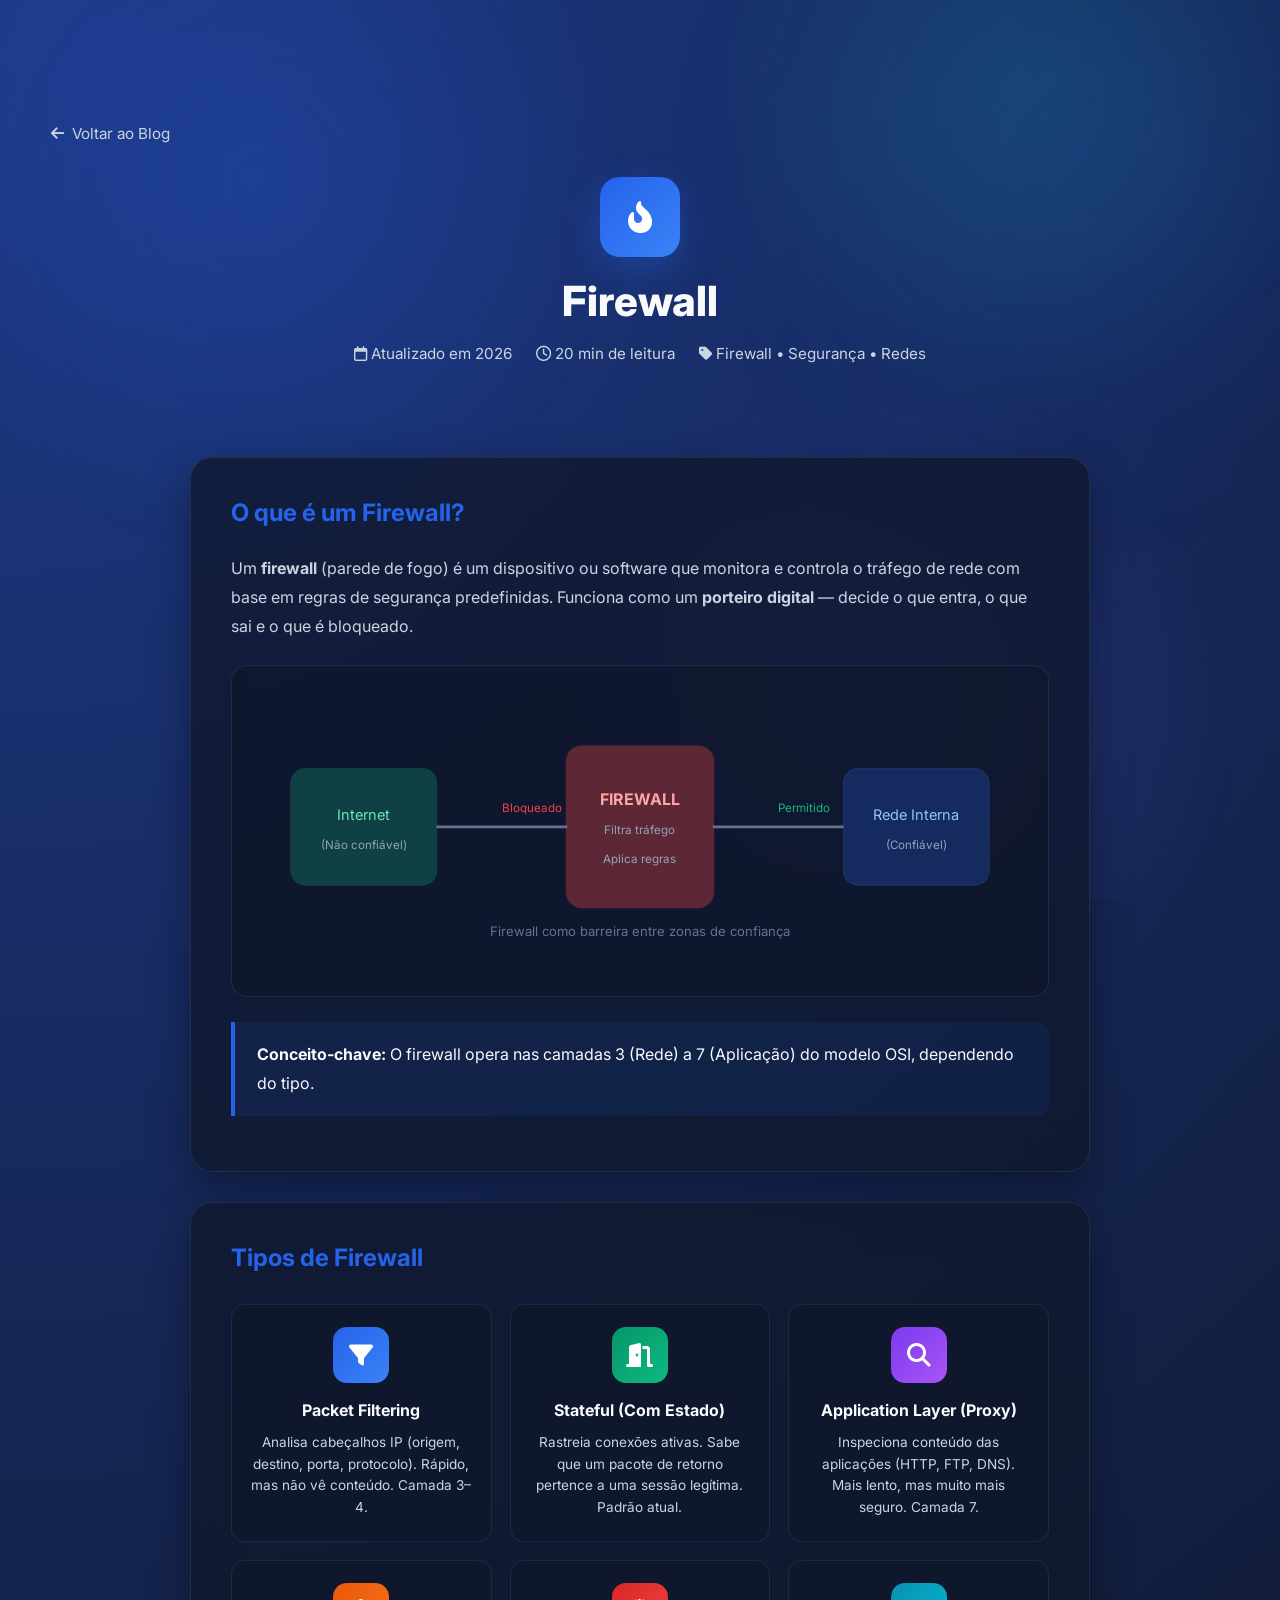
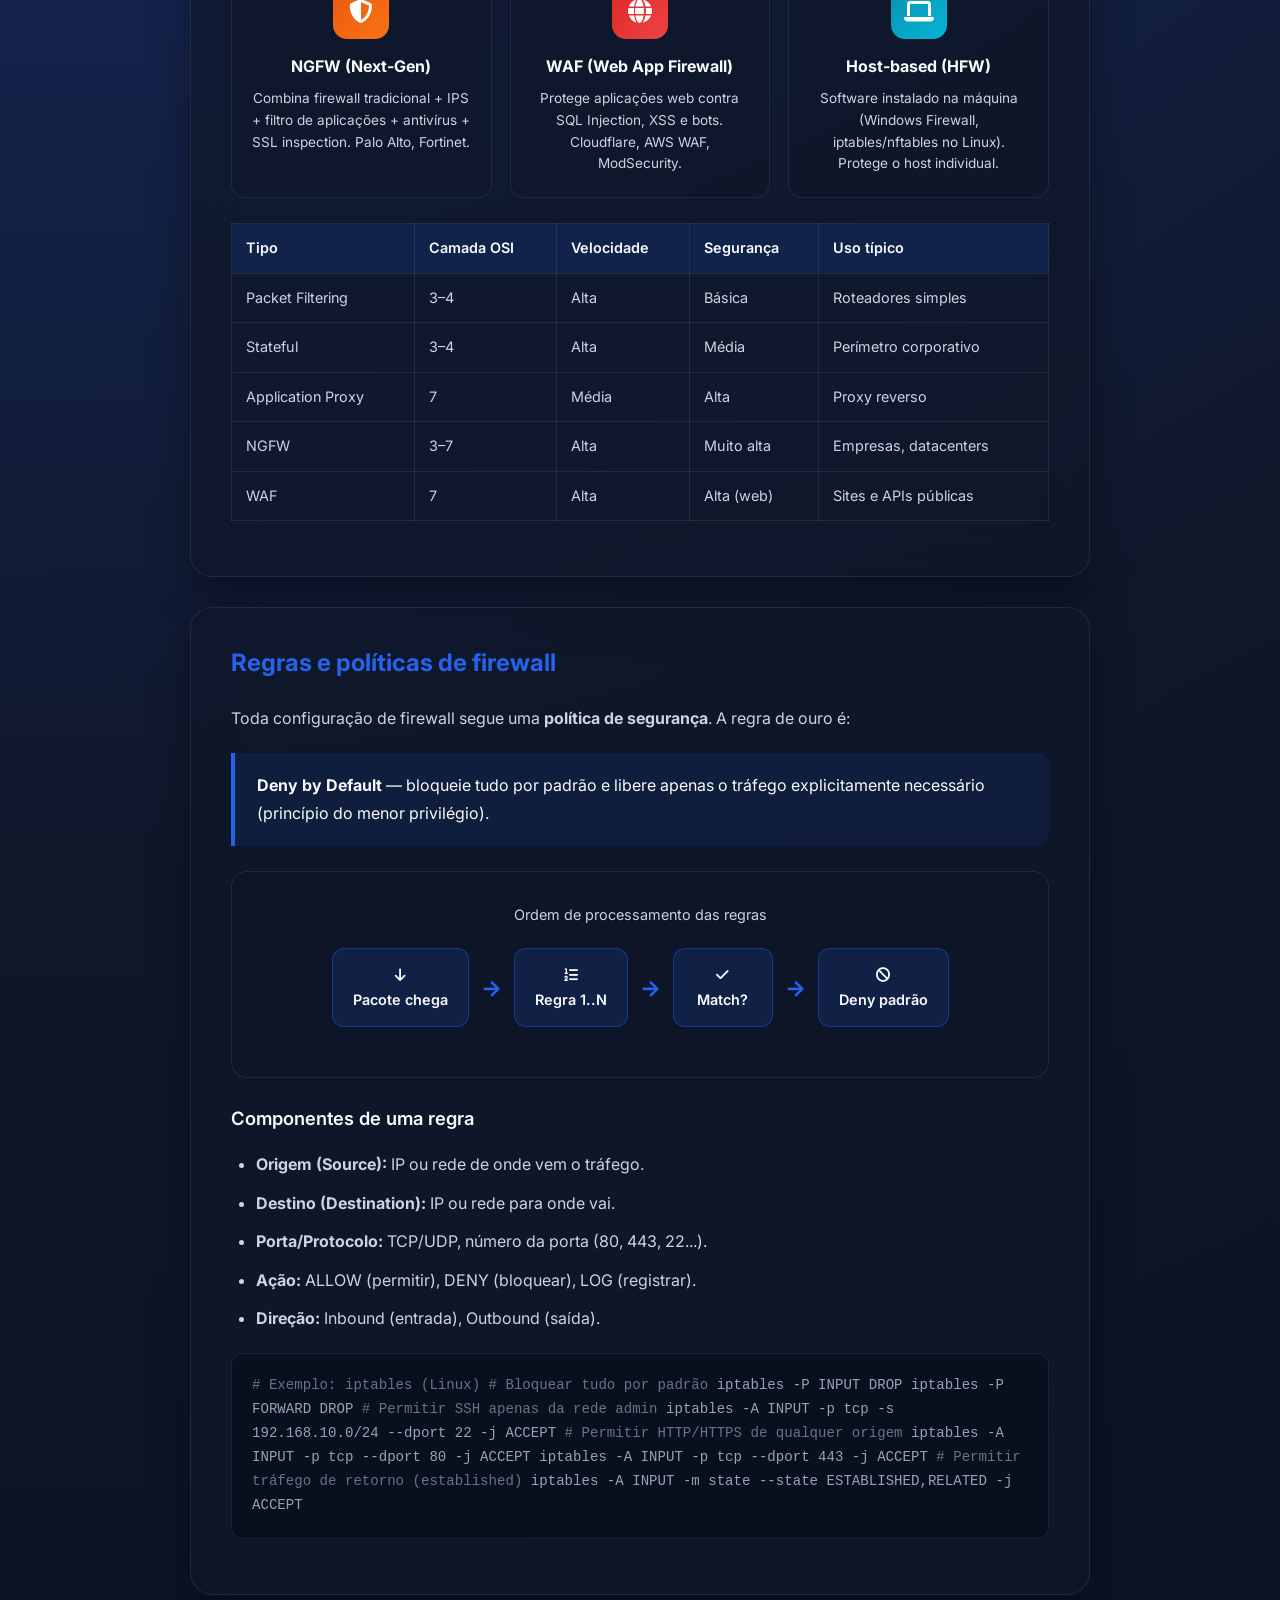
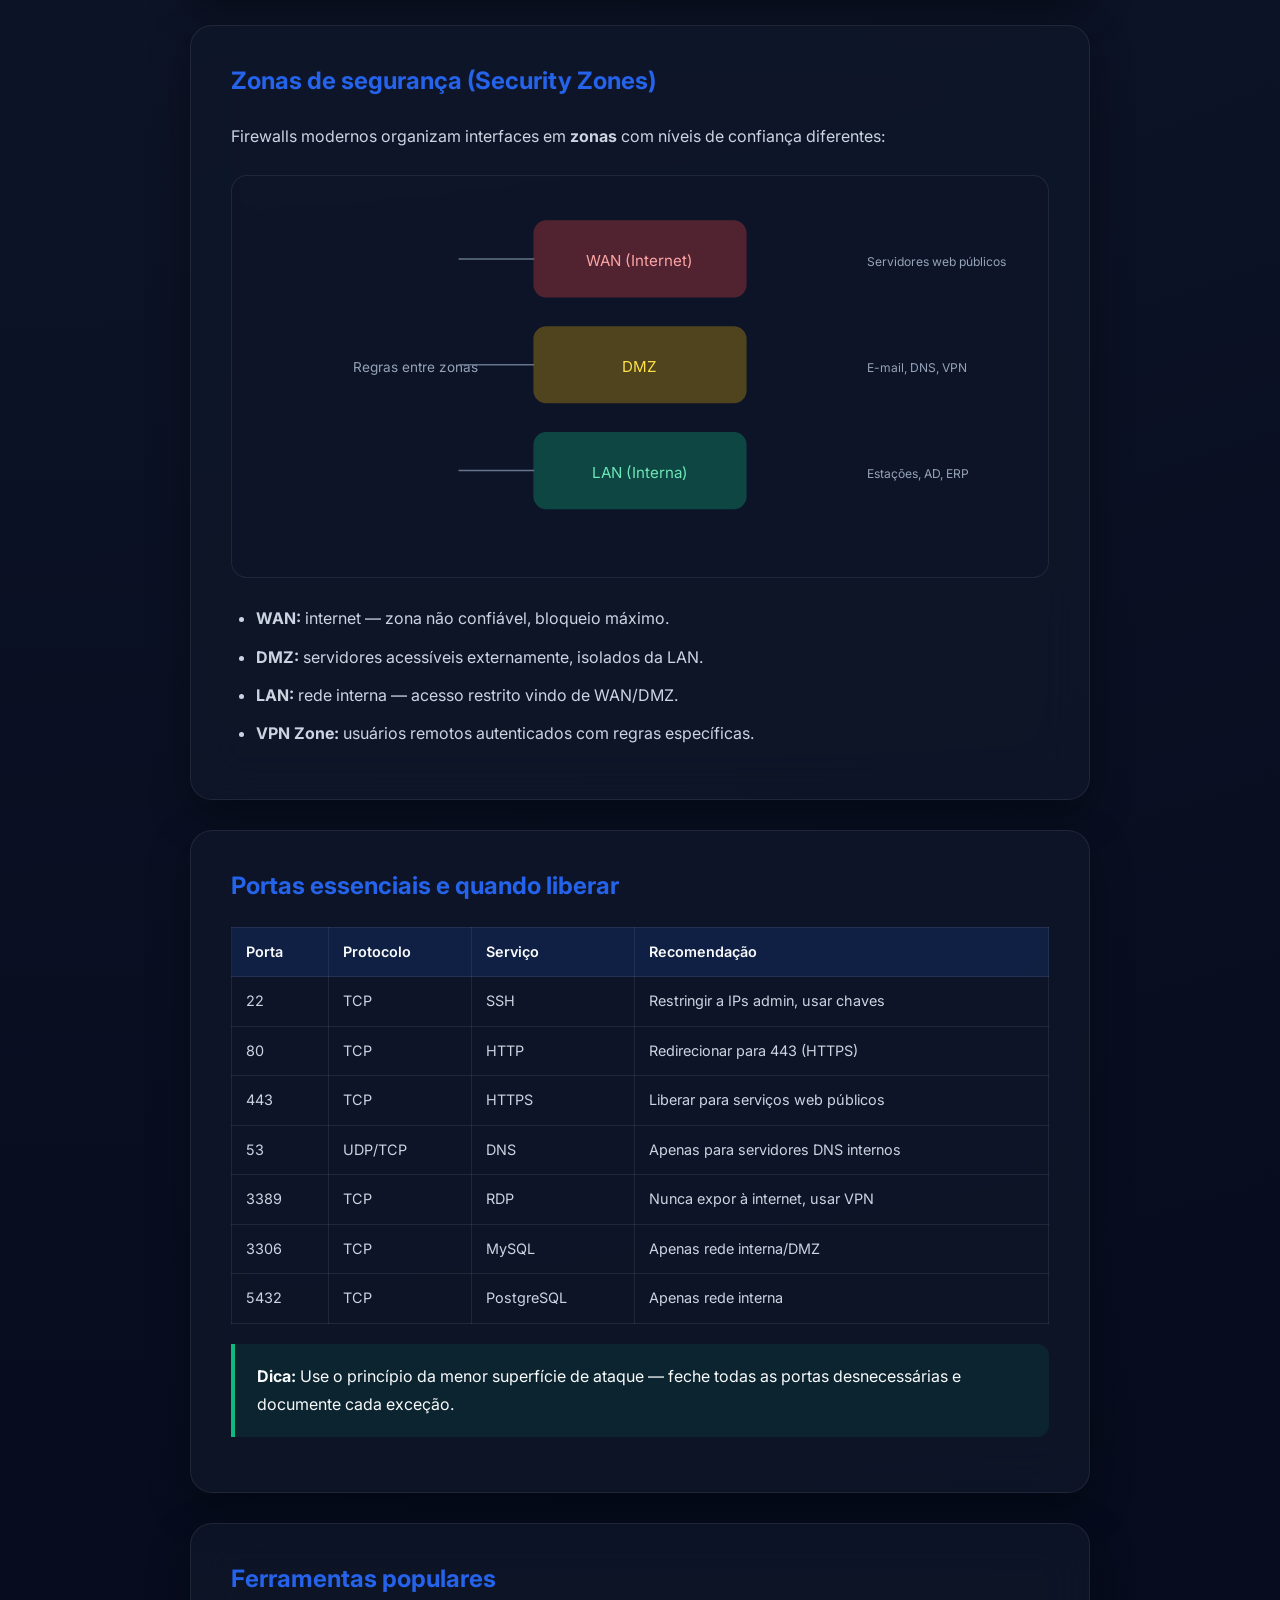
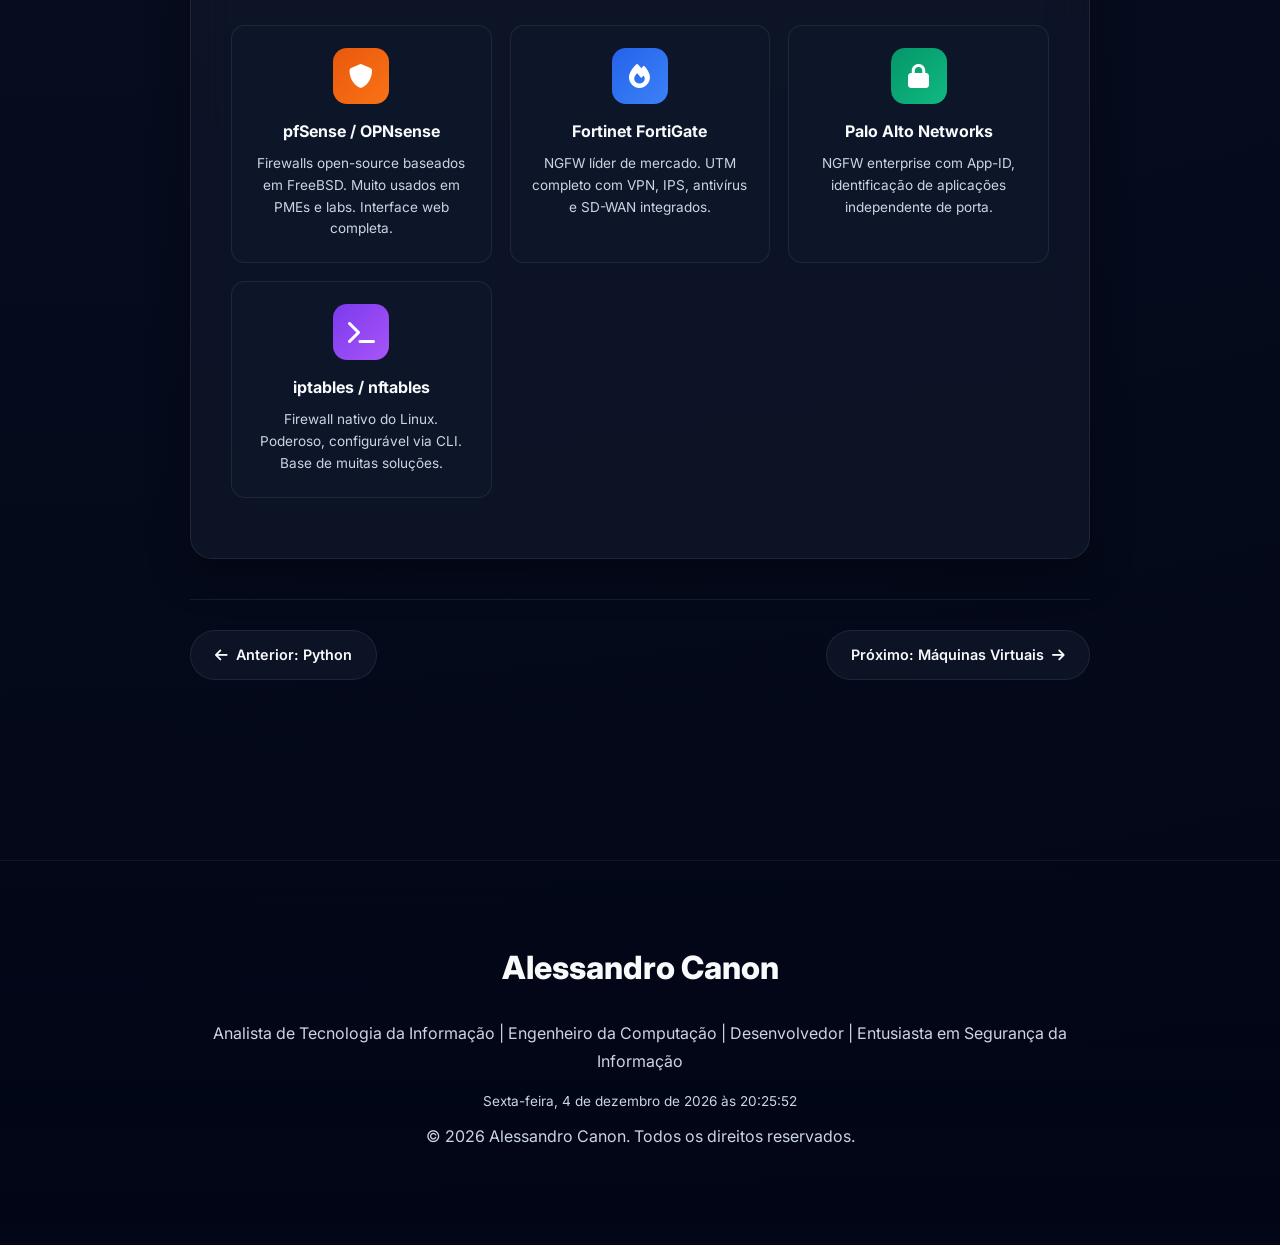
<file: blog/firewall.html>
<!DOCTYPE html>
<html lang="pt-BR">
<head>
    <meta charset="UTF-8">
    <meta name="viewport" content="width=device-width, initial-scale=1.0">
    <meta name="description" content="Firewall: tipos, regras, políticas, NGFW, WAF e proteção de perímetro em profundidade.">
    <title>Firewall | Blog Técnico | Alessandro Canon</title>
    <link rel="preconnect" href="https://fonts.googleapis.com">
    <link rel="preconnect" href="https://fonts.gstatic.com" crossorigin>
    <link href="https://fonts.googleapis.com/css2?family=Inter:wght@300;400;500;600;700;800&display=swap" rel="stylesheet">
    <link rel="stylesheet" href="https://cdnjs.cloudflare.com/ajax/libs/font-awesome/6.6.0/css/all.min.css">
    <link rel="icon" href="../wwwroot/img/canon.png">
    <link rel="stylesheet" href="../wwwroot/css/style.css">
    <link rel="stylesheet" href="../wwwroot/css/blog.css">
</head>
<body>

<header class="blog-header">
    <a href="../index.html#blog" class="blog-back"><i class="fas fa-arrow-left"></i> Voltar ao Blog</a>
    <div class="blog-hero">
        <div class="blog-icon"><i class="fas fa-fire-flame-curved"></i></div>
        <h1>Firewall</h1>
        <p class="blog-meta">
            <span><i class="far fa-calendar"></i> Atualizado em 2026</span>
            <span><i class="far fa-clock"></i> 20 min de leitura</span>
            <span><i class="fas fa-tag"></i> Firewall • Segurança • Redes</span>
        </p>
    </div>
</header>

<article class="blog-article">

    <div class="article-card">
        <h2>O que é um Firewall?</h2>
        <p>
            Um <strong>firewall</strong> (parede de fogo) é um dispositivo ou software que monitora
            e controla o tráfego de rede com base em regras de segurança predefinidas. Funciona como
            um <strong>porteiro digital</strong> — decide o que entra, o que sai e o que é bloqueado.
        </p>
        <div class="article-illustration">
            <svg viewBox="0 0 520 180" xmlns="http://www.w3.org/2000/svg">
                <rect x="20" y="50" width="100" height="80" rx="10" fill="#10b981" opacity="0.25" stroke="#10b981"/>
                <text x="70" y="85" text-anchor="middle" fill="#6ee7b7" font-size="10" font-family="Inter">Internet</text>
                <text x="70" y="105" text-anchor="middle" fill="#94a3b8" font-size="8" font-family="Inter">(Não confiável)</text>
                <rect x="210" y="35" width="100" height="110" rx="10" fill="#ef4444" opacity="0.35" stroke="#ef4444" stroke-width="2"/>
                <text x="260" y="75" text-anchor="middle" fill="#fca5a5" font-size="11" font-weight="bold" font-family="Inter">FIREWALL</text>
                <text x="260" y="95" text-anchor="middle" fill="#94a3b8" font-size="8" font-family="Inter">Filtra tráfego</text>
                <text x="260" y="115" text-anchor="middle" fill="#94a3b8" font-size="8" font-family="Inter">Aplica regras</text>
                <rect x="400" y="50" width="100" height="80" rx="10" fill="#2563eb" opacity="0.25" stroke="#3b82f6"/>
                <text x="450" y="85" text-anchor="middle" fill="#93c5fd" font-size="10" font-family="Inter">Rede Interna</text>
                <text x="450" y="105" text-anchor="middle" fill="#94a3b8" font-size="8" font-family="Inter">(Confiável)</text>
                <line x1="120" y1="90" x2="210" y2="90" stroke="#64748b" stroke-width="2"/>
                <line x1="310" y1="90" x2="400" y2="90" stroke="#64748b" stroke-width="2"/>
                <text x="165" y="80" fill="#ef4444" font-size="8" font-family="Inter">Bloqueado</text>
                <text x="355" y="80" fill="#10b981" font-size="8" font-family="Inter">Permitido</text>
                <text x="260" y="165" text-anchor="middle" fill="#64748b" font-size="9" font-family="Inter">Firewall como barreira entre zonas de confiança</text>
            </svg>
        </div>
        <div class="info-box">
            <p><strong>Conceito-chave:</strong> O firewall opera nas camadas 3 (Rede) a 7 (Aplicação) do modelo OSI, dependendo do tipo.</p>
        </div>
    </div>

    <div class="article-card">
        <h2>Tipos de Firewall</h2>
        <div class="threat-grid">
            <div class="threat-card">
                <div class="threat-icon blue"><i class="fas fa-filter"></i></div>
                <h4>Packet Filtering</h4>
                <p>Analisa cabeçalhos IP (origem, destino, porta, protocolo). Rápido, mas não vê conteúdo. Camada 3–4.</p>
            </div>
            <div class="threat-card">
                <div class="threat-icon green"><i class="fas fa-door-open"></i></div>
                <h4>Stateful (Com Estado)</h4>
                <p>Rastreia conexões ativas. Sabe que um pacote de retorno pertence a uma sessão legítima. Padrão atual.</p>
            </div>
            <div class="threat-card">
                <div class="threat-icon purple"><i class="fas fa-magnifying-glass"></i></div>
                <h4>Application Layer (Proxy)</h4>
                <p>Inspeciona conteúdo das aplicações (HTTP, FTP, DNS). Mais lento, mas muito mais seguro. Camada 7.</p>
            </div>
            <div class="threat-card">
                <div class="threat-icon orange"><i class="fas fa-shield-halved"></i></div>
                <h4>NGFW (Next-Gen)</h4>
                <p>Combina firewall tradicional + IPS + filtro de aplicações + antivírus + SSL inspection. Palo Alto, Fortinet.</p>
            </div>
            <div class="threat-card">
                <div class="threat-icon red"><i class="fas fa-globe"></i></div>
                <h4>WAF (Web App Firewall)</h4>
                <p>Protege aplicações web contra SQL Injection, XSS e bots. Cloudflare, AWS WAF, ModSecurity.</p>
            </div>
            <div class="threat-card">
                <div class="threat-icon cyan"><i class="fas fa-laptop"></i></div>
                <h4>Host-based (HFW)</h4>
                <p>Software instalado na máquina (Windows Firewall, iptables/nftables no Linux). Protege o host individual.</p>
            </div>
        </div>

        <table class="comparison-table">
            <thead>
                <tr><th>Tipo</th><th>Camada OSI</th><th>Velocidade</th><th>Segurança</th><th>Uso típico</th></tr>
            </thead>
            <tbody>
                <tr><td>Packet Filtering</td><td>3–4</td><td>Alta</td><td>Básica</td><td>Roteadores simples</td></tr>
                <tr><td>Stateful</td><td>3–4</td><td>Alta</td><td>Média</td><td>Perímetro corporativo</td></tr>
                <tr><td>Application Proxy</td><td>7</td><td>Média</td><td>Alta</td><td>Proxy reverso</td></tr>
                <tr><td>NGFW</td><td>3–7</td><td>Alta</td><td>Muito alta</td><td>Empresas, datacenters</td></tr>
                <tr><td>WAF</td><td>7</td><td>Alta</td><td>Alta (web)</td><td>Sites e APIs públicas</td></tr>
            </tbody>
        </table>
    </div>

    <div class="article-card">
        <h2>Regras e políticas de firewall</h2>
        <p>Toda configuração de firewall segue uma <strong>política de segurança</strong>. A regra de ouro é:</p>
        <div class="info-box">
            <p><strong>Deny by Default</strong> — bloqueie tudo por padrão e libere apenas o tráfego explicitamente necessário (princípio do menor privilégio).</p>
        </div>

        <div class="article-illustration">
            <p style="margin-bottom:12px;color:var(--text-secondary);font-size:0.9rem;">Ordem de processamento das regras</p>
            <div class="diagram-flow">
                <div class="diagram-step"><i class="fas fa-arrow-down"></i><br>Pacote chega</div>
                <span class="diagram-arrow">→</span>
                <div class="diagram-step"><i class="fas fa-list-ol"></i><br>Regra 1..N</div>
                <span class="diagram-arrow">→</span>
                <div class="diagram-step"><i class="fas fa-check"></i><br>Match?</div>
                <span class="diagram-arrow">→</span>
                <div class="diagram-step"><i class="fas fa-ban"></i><br>Deny padrão</div>
            </div>
        </div>

        <h3>Componentes de uma regra</h3>
        <ul>
            <li><strong>Origem (Source):</strong> IP ou rede de onde vem o tráfego.</li>
            <li><strong>Destino (Destination):</strong> IP ou rede para onde vai.</li>
            <li><strong>Porta/Protocolo:</strong> TCP/UDP, número da porta (80, 443, 22...).</li>
            <li><strong>Ação:</strong> ALLOW (permitir), DENY (bloquear), LOG (registrar).</li>
            <li><strong>Direção:</strong> Inbound (entrada), Outbound (saída).</li>
        </ul>

        <div class="code-block">
<span class="comment"># Exemplo: iptables (Linux)</span>
<span class="comment"># Bloquear tudo por padrão</span>
iptables -P INPUT DROP
iptables -P FORWARD DROP

<span class="comment"># Permitir SSH apenas da rede admin</span>
iptables -A INPUT -p tcp -s 192.168.10.0/24 --dport 22 -j ACCEPT

<span class="comment"># Permitir HTTP/HTTPS de qualquer origem</span>
iptables -A INPUT -p tcp --dport 80 -j ACCEPT
iptables -A INPUT -p tcp --dport 443 -j ACCEPT

<span class="comment"># Permitir tráfego de retorno (established)</span>
iptables -A INPUT -m state --state ESTABLISHED,RELATED -j ACCEPT
        </div>
    </div>

    <div class="article-card">
        <h2>Zonas de segurança (Security Zones)</h2>
        <p>Firewalls modernos organizam interfaces em <strong>zonas</strong> com níveis de confiança diferentes:</p>
        <div class="article-illustration">
            <svg viewBox="0 0 500 220" xmlns="http://www.w3.org/2000/svg">
                <rect x="180" y="10" width="140" height="50" rx="8" fill="#ef4444" opacity="0.3" stroke="#ef4444"/>
                <text x="250" y="40" text-anchor="middle" fill="#fca5a5" font-size="10" font-family="Inter">WAN (Internet)</text>
                <rect x="180" y="80" width="140" height="50" rx="8" fill="#eab308" opacity="0.3" stroke="#eab308"/>
                <text x="250" y="110" text-anchor="middle" fill="#fde047" font-size="10" font-family="Inter">DMZ</text>
                <rect x="180" y="150" width="140" height="50" rx="8" fill="#10b981" opacity="0.3" stroke="#10b981"/>
                <text x="250" y="180" text-anchor="middle" fill="#6ee7b7" font-size="10" font-family="Inter">LAN (Interna)</text>
                <text x="60" y="110" fill="#94a3b8" font-size="9" font-family="Inter">Regras entre zonas</text>
                <line x1="130" y1="35" x2="180" y2="35" stroke="#64748b" stroke-width="1"/>
                <line x1="130" y1="105" x2="180" y2="105" stroke="#64748b" stroke-width="1"/>
                <line x1="130" y1="175" x2="180" y2="175" stroke="#64748b" stroke-width="1"/>
                <text x="400" y="40" fill="#94a3b8" font-size="8" font-family="Inter">Servidores web públicos</text>
                <text x="400" y="110" fill="#94a3b8" font-size="8" font-family="Inter">E-mail, DNS, VPN</text>
                <text x="400" y="180" fill="#94a3b8" font-size="8" font-family="Inter">Estações, AD, ERP</text>
            </svg>
        </div>
        <ul>
            <li><strong>WAN:</strong> internet — zona não confiável, bloqueio máximo.</li>
            <li><strong>DMZ:</strong> servidores acessíveis externamente, isolados da LAN.</li>
            <li><strong>LAN:</strong> rede interna — acesso restrito vindo de WAN/DMZ.</li>
            <li><strong>VPN Zone:</strong> usuários remotos autenticados com regras específicas.</li>
        </ul>
    </div>

    <div class="article-card">
        <h2>Portas essenciais e quando liberar</h2>
        <table class="comparison-table">
            <thead>
                <tr><th>Porta</th><th>Protocolo</th><th>Serviço</th><th>Recomendação</th></tr>
            </thead>
            <tbody>
                <tr><td>22</td><td>TCP</td><td>SSH</td><td>Restringir a IPs admin, usar chaves</td></tr>
                <tr><td>80</td><td>TCP</td><td>HTTP</td><td>Redirecionar para 443 (HTTPS)</td></tr>
                <tr><td>443</td><td>TCP</td><td>HTTPS</td><td>Liberar para serviços web públicos</td></tr>
                <tr><td>53</td><td>UDP/TCP</td><td>DNS</td><td>Apenas para servidores DNS internos</td></tr>
                <tr><td>3389</td><td>TCP</td><td>RDP</td><td>Nunca expor à internet, usar VPN</td></tr>
                <tr><td>3306</td><td>TCP</td><td>MySQL</td><td>Apenas rede interna/DMZ</td></tr>
                <tr><td>5432</td><td>TCP</td><td>PostgreSQL</td><td>Apenas rede interna</td></tr>
            </tbody>
        </table>
        <div class="tip-box">
            <p><strong>Dica:</strong> Use o princípio da menor superfície de ataque — feche todas as portas desnecessárias e documente cada exceção.</p>
        </div>
    </div>

    <div class="article-card">
        <h2>Ferramentas populares</h2>
        <div class="threat-grid">
            <div class="threat-card">
                <div class="threat-icon orange"><i class="fas fa-shield"></i></div>
                <h4>pfSense / OPNsense</h4>
                <p>Firewalls open-source baseados em FreeBSD. Muito usados em PMEs e labs. Interface web completa.</p>
            </div>
            <div class="threat-card">
                <div class="threat-icon blue"><i class="fas fa-fire"></i></div>
                <h4>Fortinet FortiGate</h4>
                <p>NGFW líder de mercado. UTM completo com VPN, IPS, antivírus e SD-WAN integrados.</p>
            </div>
            <div class="threat-card">
                <div class="threat-icon green"><i class="fas fa-lock"></i></div>
                <h4>Palo Alto Networks</h4>
                <p>NGFW enterprise com App-ID, identificação de aplicações independente de porta.</p>
            </div>
            <div class="threat-card">
                <div class="threat-icon purple"><i class="fas fa-terminal"></i></div>
                <h4>iptables / nftables</h4>
                <p>Firewall nativo do Linux. Poderoso, configurável via CLI. Base de muitas soluções.</p>
            </div>
        </div>
    </div>

    <div class="blog-nav-footer">
        <a href="python-no-backend.html"><i class="fas fa-arrow-left"></i> Anterior: Python</a>
        <a href="maquinas-virtuais-proxmox.html">Próximo: Máquinas Virtuais <i class="fas fa-arrow-right"></i></a>
    </div>

</article>

<footer>
    <div class="footer-content">
        <h3>Alessandro Canon</h3>
        <p>Analista de Tecnologia da Informação | Engenheiro da Computação | Desenvolvedor | Entusiasta em Segurança da Informação</p>
        <p id="datetime" class="datetime-display"></p>
        <p>© 2026 Alessandro Canon. Todos os direitos reservados.</p>
    </div>
</footer>

<script src="../wwwroot/js/script.js"></script>
</body>
</html>
</file>
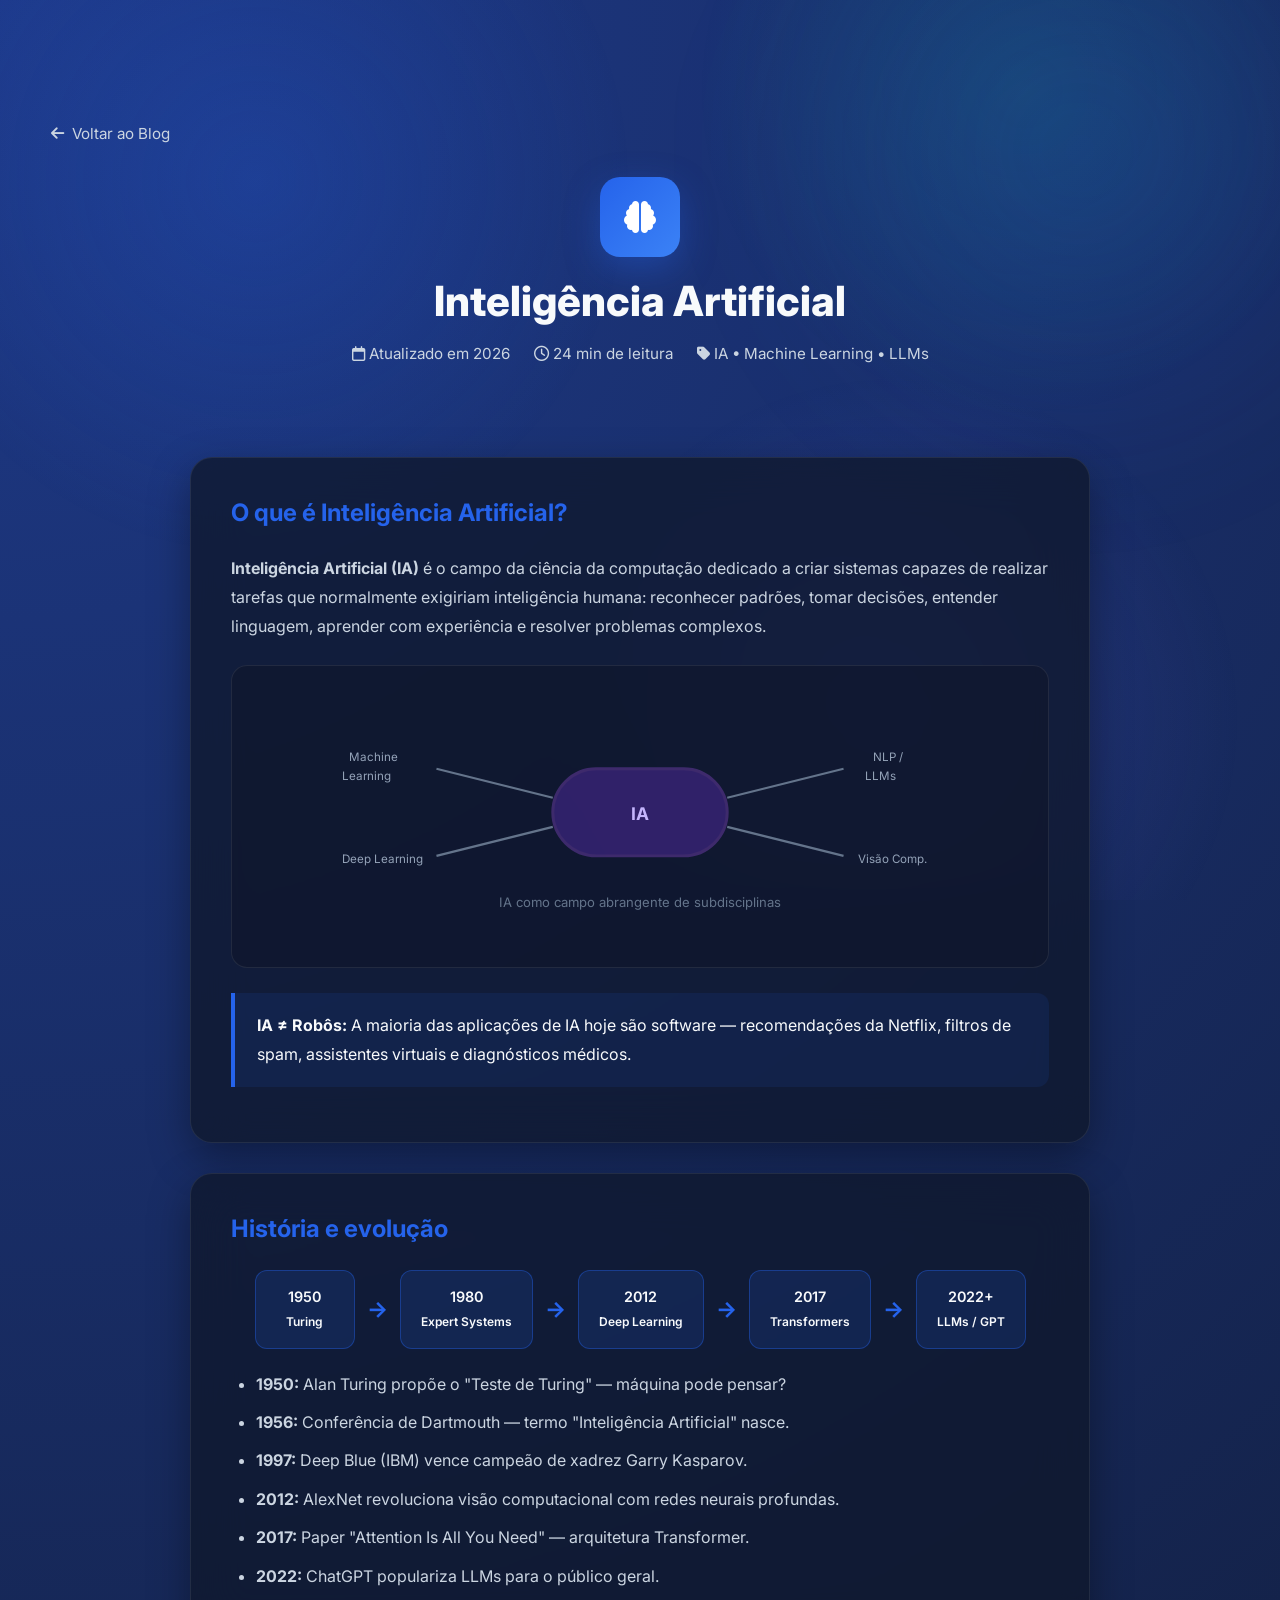
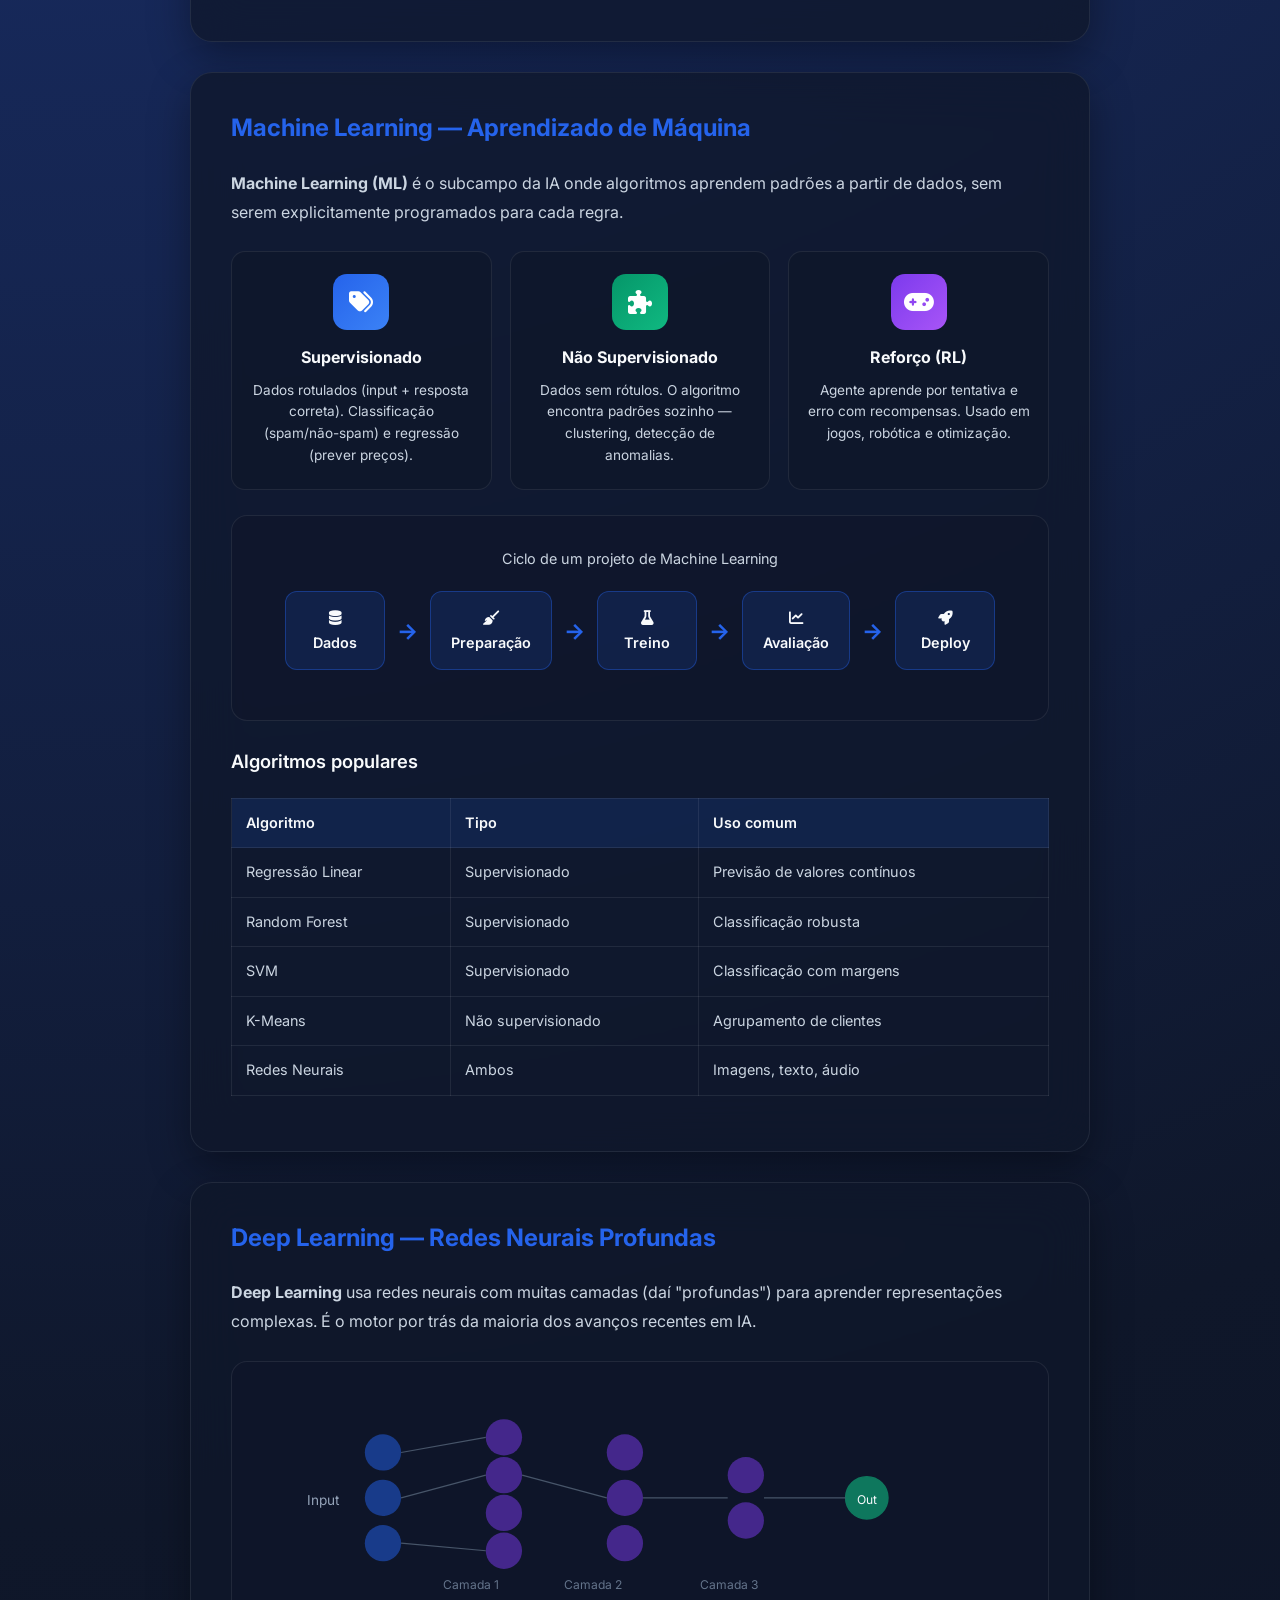
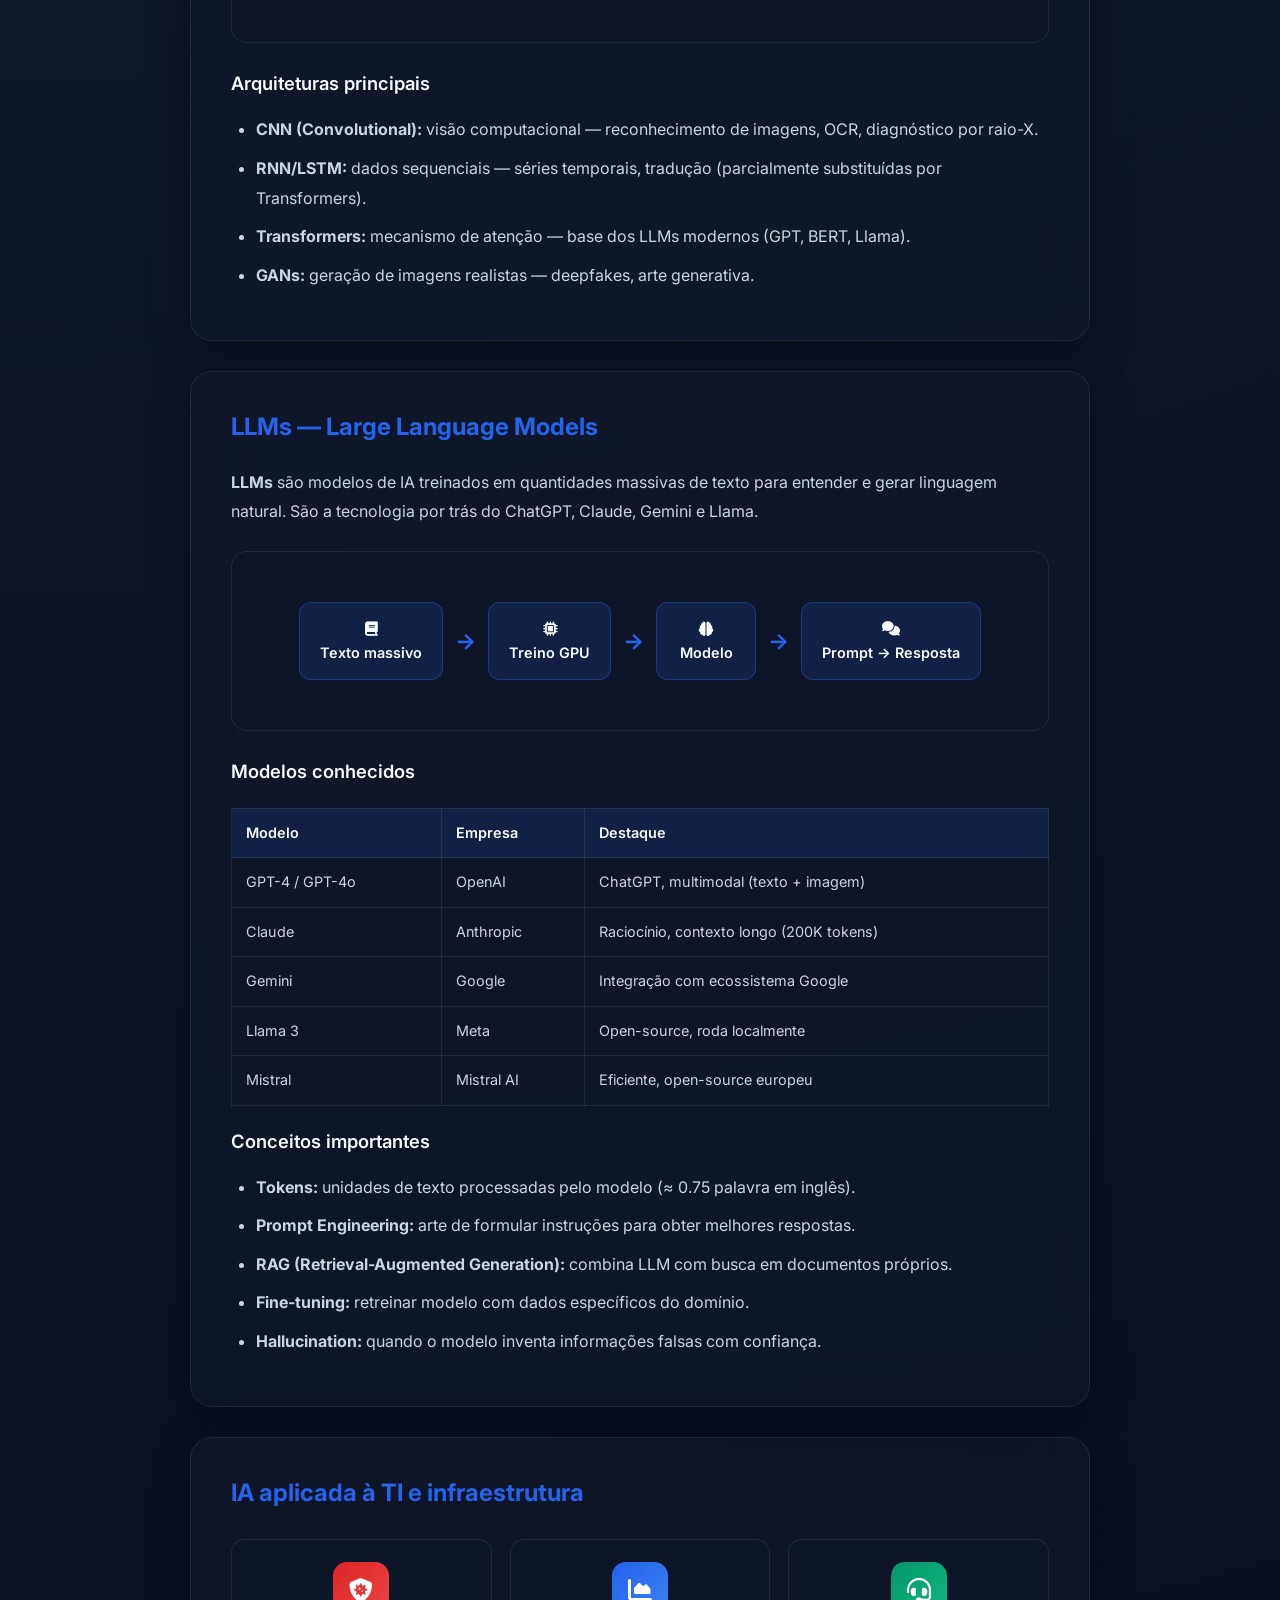
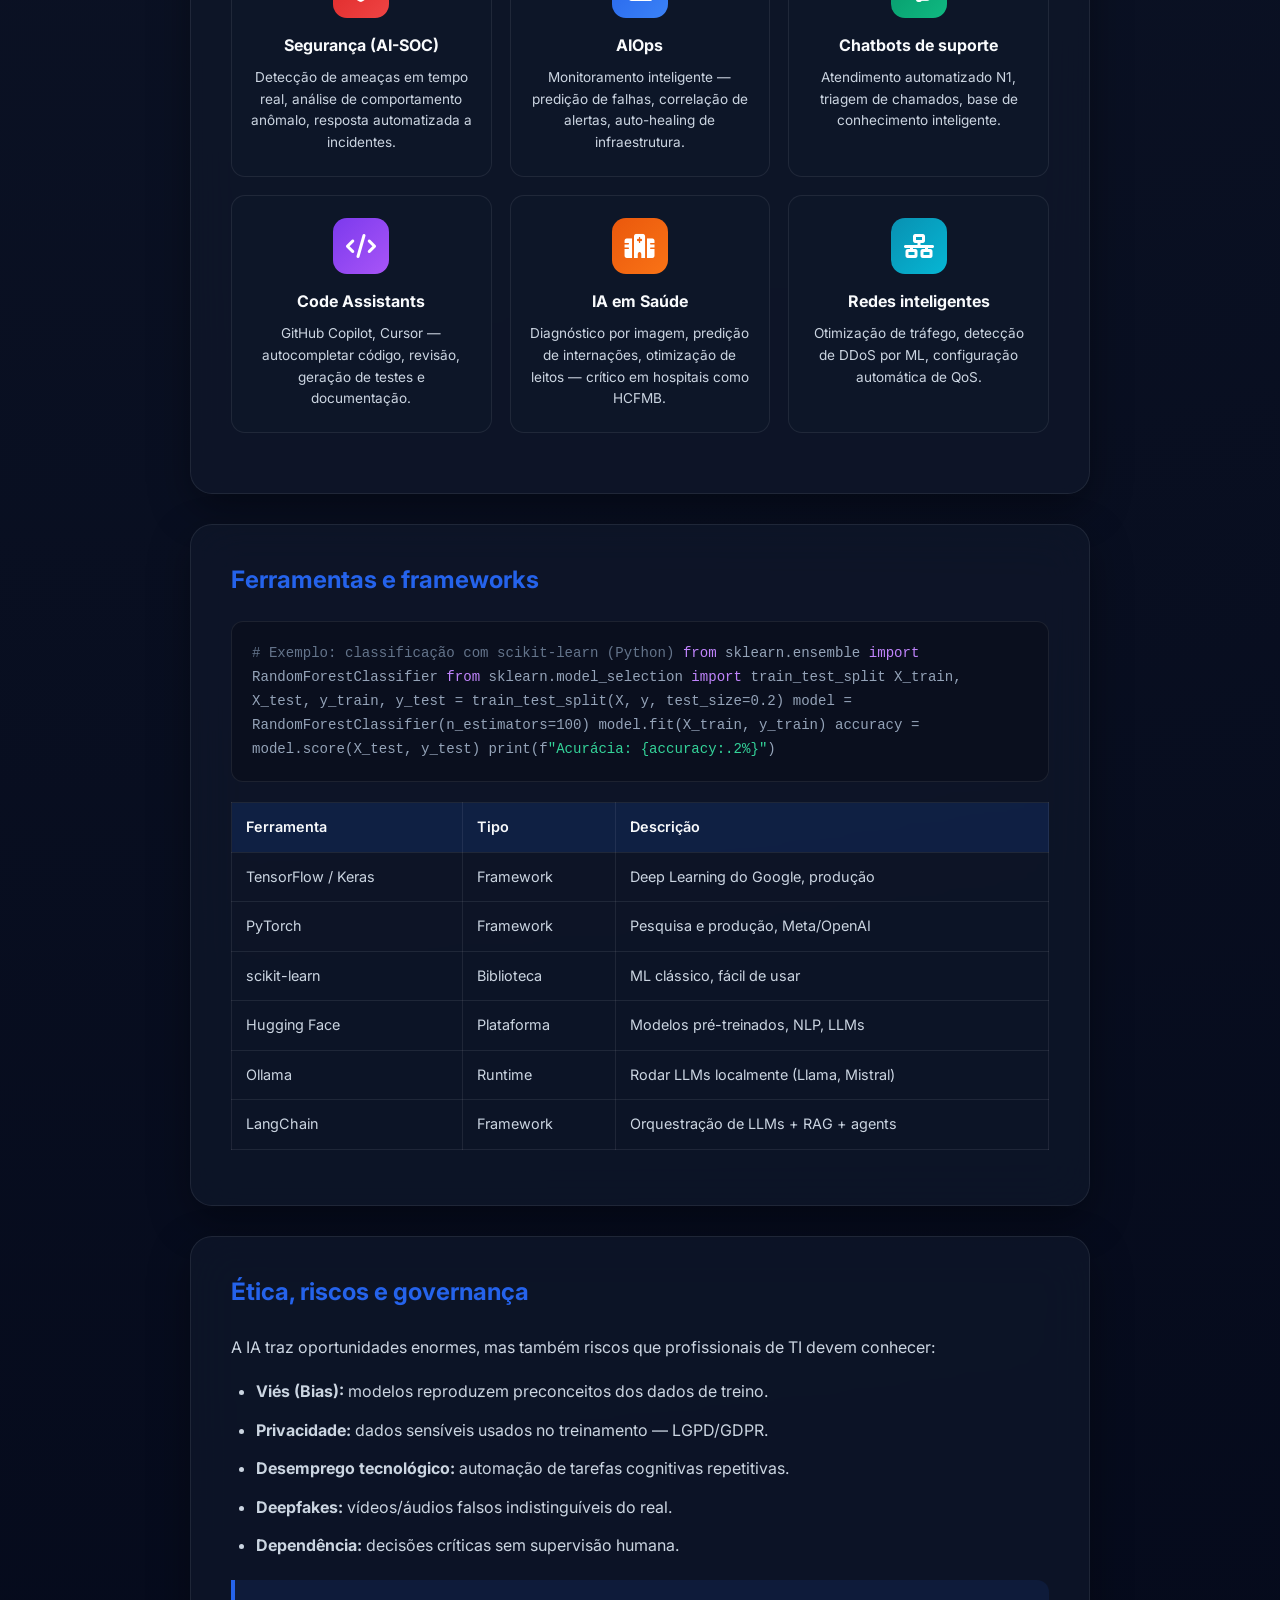
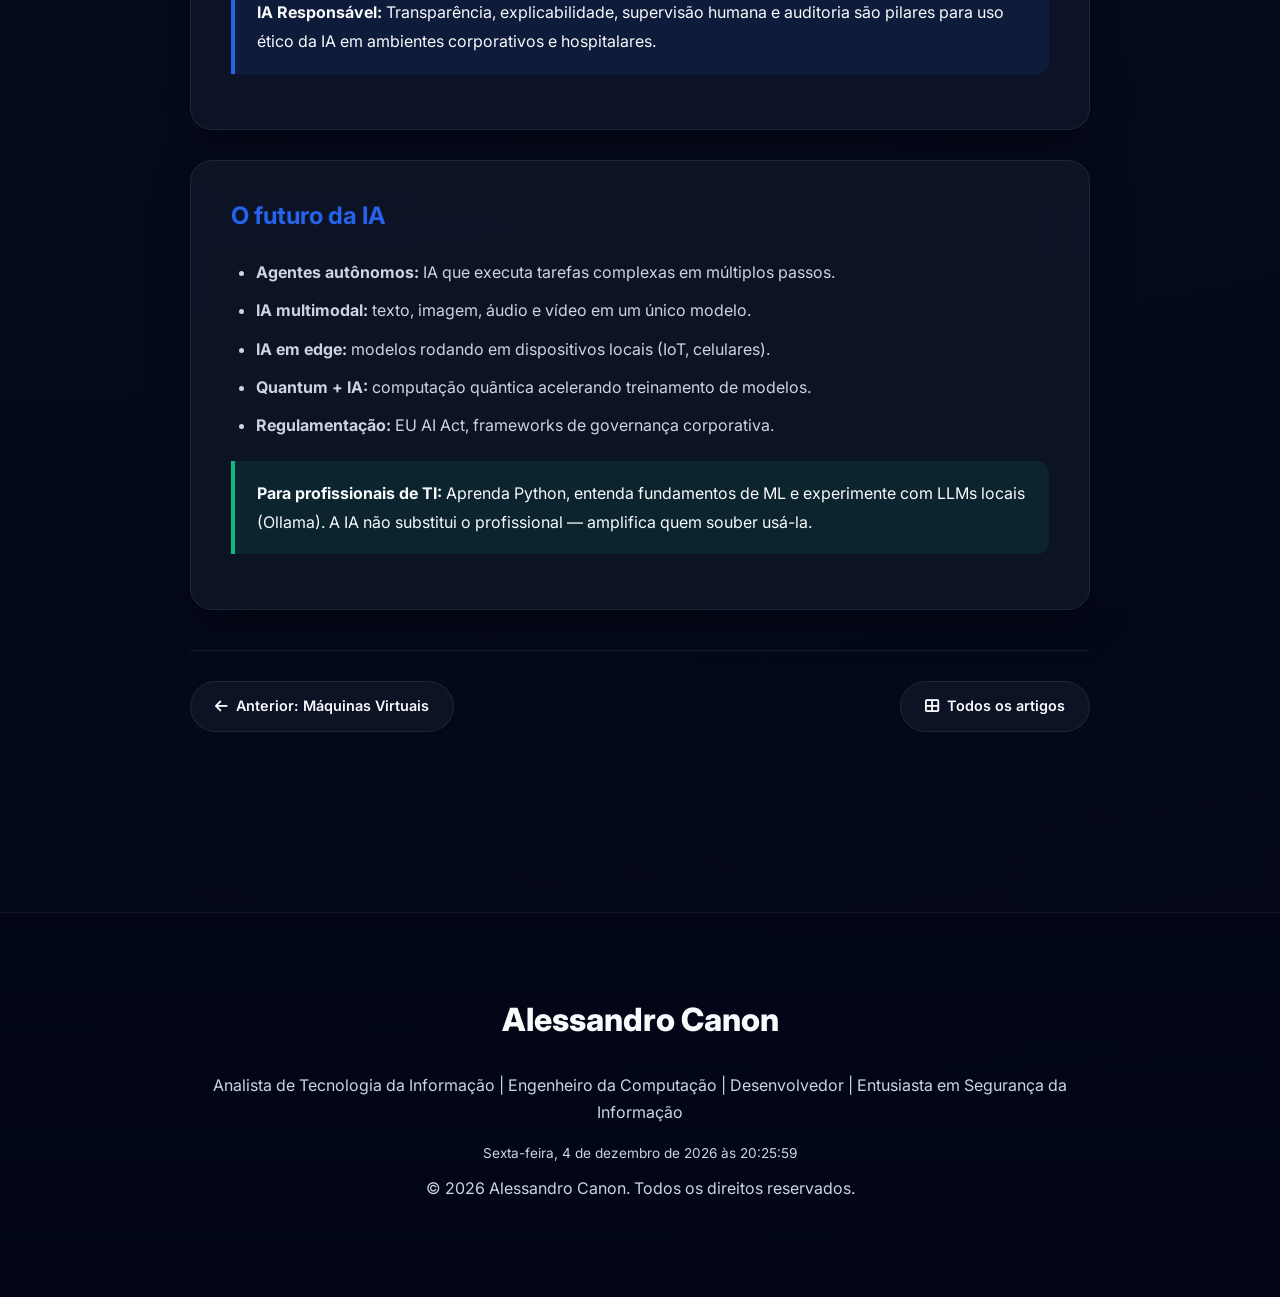
<file: blog/inteligencia-artificial.html>
<!DOCTYPE html>
<html lang="pt-BR">
<head>
    <meta charset="UTF-8">
    <meta name="viewport" content="width=device-width, initial-scale=1.0">
    <meta name="description" content="Inteligência Artificial: Machine Learning, Deep Learning, LLMs, aplicações em TI e ética.">
    <title>Inteligência Artificial | Blog Técnico | Alessandro Canon</title>
    <link rel="preconnect" href="https://fonts.googleapis.com">
    <link rel="preconnect" href="https://fonts.gstatic.com" crossorigin>
    <link href="https://fonts.googleapis.com/css2?family=Inter:wght@300;400;500;600;700;800&display=swap" rel="stylesheet">
    <link rel="stylesheet" href="https://cdnjs.cloudflare.com/ajax/libs/font-awesome/6.6.0/css/all.min.css">
    <link rel="icon" href="../wwwroot/img/canon.png">
    <link rel="stylesheet" href="../wwwroot/css/style.css">
    <link rel="stylesheet" href="../wwwroot/css/blog.css">
</head>
<body>

<header class="blog-header">
    <a href="../index.html#blog" class="blog-back"><i class="fas fa-arrow-left"></i> Voltar ao Blog</a>
    <div class="blog-hero">
        <div class="blog-icon"><i class="fas fa-brain"></i></div>
        <h1>Inteligência Artificial</h1>
        <p class="blog-meta">
            <span><i class="far fa-calendar"></i> Atualizado em 2026</span>
            <span><i class="far fa-clock"></i> 24 min de leitura</span>
            <span><i class="fas fa-tag"></i> IA • Machine Learning • LLMs</span>
        </p>
    </div>
</header>

<article class="blog-article">

    <div class="article-card">
        <h2>O que é Inteligência Artificial?</h2>
        <p>
            <strong>Inteligência Artificial (IA)</strong> é o campo da ciência da computação dedicado
            a criar sistemas capazes de realizar tarefas que normalmente exigiriam inteligência humana:
            reconhecer padrões, tomar decisões, entender linguagem, aprender com experiência e resolver
            problemas complexos.
        </p>
        <div class="article-illustration">
            <svg viewBox="0 0 520 160" xmlns="http://www.w3.org/2000/svg">
                <rect x="200" y="50" width="120" height="60" rx="30" fill="#7c3aed" opacity="0.3" stroke="#a855f7" stroke-width="2"/>
                <text x="260" y="85" text-anchor="middle" fill="#c4b5fd" font-size="12" font-weight="bold" font-family="Inter">IA</text>
                <line x1="120" y1="50" x2="200" y2="70" stroke="#64748b" stroke-width="1.5"/>
                <text x="60" y="45" fill="#94a3b8" font-size="8" font-family="Inter">Machine</text>
                <text x="55" y="58" fill="#94a3b8" font-size="8" font-family="Inter">Learning</text>
                <line x1="120" y1="110" x2="200" y2="90" stroke="#64748b" stroke-width="1.5"/>
                <text x="55" y="115" fill="#94a3b8" font-size="8" font-family="Inter">Deep Learning</text>
                <line x1="400" y1="50" x2="320" y2="70" stroke="#64748b" stroke-width="1.5"/>
                <text x="420" y="45" fill="#94a3b8" font-size="8" font-family="Inter">NLP /</text>
                <text x="415" y="58" fill="#94a3b8" font-size="8" font-family="Inter">LLMs</text>
                <line x1="400" y1="110" x2="320" y2="90" stroke="#64748b" stroke-width="1.5"/>
                <text x="410" y="115" fill="#94a3b8" font-size="8" font-family="Inter">Visão Comp.</text>
                <text x="260" y="145" text-anchor="middle" fill="#64748b" font-size="9" font-family="Inter">IA como campo abrangente de subdisciplinas</text>
            </svg>
        </div>
        <div class="info-box">
            <p><strong>IA ≠ Robôs:</strong> A maioria das aplicações de IA hoje são software — recomendações da Netflix, filtros de spam, assistentes virtuais e diagnósticos médicos.</p>
        </div>
    </div>

    <div class="article-card">
        <h2>História e evolução</h2>
        <div class="diagram-flow">
            <div class="diagram-step">1950<br><small>Turing</small></div>
            <span class="diagram-arrow">→</span>
            <div class="diagram-step">1980<br><small>Expert Systems</small></div>
            <span class="diagram-arrow">→</span>
            <div class="diagram-step">2012<br><small>Deep Learning</small></div>
            <span class="diagram-arrow">→</span>
            <div class="diagram-step">2017<br><small>Transformers</small></div>
            <span class="diagram-arrow">→</span>
            <div class="diagram-step">2022+<br><small>LLMs / GPT</small></div>
        </div>
        <ul>
            <li><strong>1950:</strong> Alan Turing propõe o "Teste de Turing" — máquina pode pensar?</li>
            <li><strong>1956:</strong> Conferência de Dartmouth — termo "Inteligência Artificial" nasce.</li>
            <li><strong>1997:</strong> Deep Blue (IBM) vence campeão de xadrez Garry Kasparov.</li>
            <li><strong>2012:</strong> AlexNet revoluciona visão computacional com redes neurais profundas.</li>
            <li><strong>2017:</strong> Paper "Attention Is All You Need" — arquitetura Transformer.</li>
            <li><strong>2022:</strong> ChatGPT populariza LLMs para o público geral.</li>
        </ul>
    </div>

    <div class="article-card">
        <h2>Machine Learning — Aprendizado de Máquina</h2>
        <p>
            <strong>Machine Learning (ML)</strong> é o subcampo da IA onde algoritmos aprendem padrões
            a partir de dados, sem serem explicitamente programados para cada regra.
        </p>

        <div class="threat-grid">
            <div class="threat-card">
                <div class="threat-icon blue"><i class="fas fa-tags"></i></div>
                <h4>Supervisionado</h4>
                <p>Dados rotulados (input + resposta correta). Classificação (spam/não-spam) e regressão (prever preços).</p>
            </div>
            <div class="threat-card">
                <div class="threat-icon green"><i class="fas fa-puzzle-piece"></i></div>
                <h4>Não Supervisionado</h4>
                <p>Dados sem rótulos. O algoritmo encontra padrões sozinho — clustering, detecção de anomalias.</p>
            </div>
            <div class="threat-card">
                <div class="threat-icon purple"><i class="fas fa-gamepad"></i></div>
                <h4>Reforço (RL)</h4>
                <p>Agente aprende por tentativa e erro com recompensas. Usado em jogos, robótica e otimização.</p>
            </div>
        </div>

        <div class="article-illustration">
            <p style="margin-bottom:12px;color:var(--text-secondary);font-size:0.9rem;">Ciclo de um projeto de Machine Learning</p>
            <div class="diagram-flow">
                <div class="diagram-step"><i class="fas fa-database"></i><br>Dados</div>
                <span class="diagram-arrow">→</span>
                <div class="diagram-step"><i class="fas fa-broom"></i><br>Preparação</div>
                <span class="diagram-arrow">→</span>
                <div class="diagram-step"><i class="fas fa-flask"></i><br>Treino</div>
                <span class="diagram-arrow">→</span>
                <div class="diagram-step"><i class="fas fa-chart-line"></i><br>Avaliação</div>
                <span class="diagram-arrow">→</span>
                <div class="diagram-step"><i class="fas fa-rocket"></i><br>Deploy</div>
            </div>
        </div>

        <h3>Algoritmos populares</h3>
        <table class="comparison-table">
            <thead>
                <tr><th>Algoritmo</th><th>Tipo</th><th>Uso comum</th></tr>
            </thead>
            <tbody>
                <tr><td>Regressão Linear</td><td>Supervisionado</td><td>Previsão de valores contínuos</td></tr>
                <tr><td>Random Forest</td><td>Supervisionado</td><td>Classificação robusta</td></tr>
                <tr><td>SVM</td><td>Supervisionado</td><td>Classificação com margens</td></tr>
                <tr><td>K-Means</td><td>Não supervisionado</td><td>Agrupamento de clientes</td></tr>
                <tr><td>Redes Neurais</td><td>Ambos</td><td>Imagens, texto, áudio</td></tr>
            </tbody>
        </table>
    </div>

    <div class="article-card">
        <h2>Deep Learning — Redes Neurais Profundas</h2>
        <p>
            <strong>Deep Learning</strong> usa redes neurais com muitas camadas (daí "profundas") para
            aprender representações complexas. É o motor por trás da maioria dos avanços recentes em IA.
        </p>
        <div class="article-illustration">
            <svg viewBox="0 0 500 140" xmlns="http://www.w3.org/2000/svg">
                <text x="30" y="75" fill="#94a3b8" font-size="9" font-family="Inter">Input</text>
                <circle cx="80" cy="40" r="12" fill="#2563eb" opacity="0.5"/>
                <circle cx="80" cy="70" r="12" fill="#2563eb" opacity="0.5"/>
                <circle cx="80" cy="100" r="12" fill="#2563eb" opacity="0.5"/>
                <circle cx="160" cy="30" r="12" fill="#7c3aed" opacity="0.5"/>
                <circle cx="160" cy="55" r="12" fill="#7c3aed" opacity="0.5"/>
                <circle cx="160" cy="80" r="12" fill="#7c3aed" opacity="0.5"/>
                <circle cx="160" cy="105" r="12" fill="#7c3aed" opacity="0.5"/>
                <circle cx="240" cy="40" r="12" fill="#7c3aed" opacity="0.5"/>
                <circle cx="240" cy="70" r="12" fill="#7c3aed" opacity="0.5"/>
                <circle cx="240" cy="100" r="12" fill="#7c3aed" opacity="0.5"/>
                <circle cx="320" cy="55" r="12" fill="#7c3aed" opacity="0.5"/>
                <circle cx="320" cy="85" r="12" fill="#7c3aed" opacity="0.5"/>
                <circle cx="400" cy="70" r="14" fill="#10b981" opacity="0.6" stroke="#10b981"/>
                <text x="400" y="74" text-anchor="middle" fill="#f8fafc" font-size="8" font-family="Inter">Out</text>
                <line x1="92" y1="40" x2="148" y2="30" stroke="#475569" stroke-width="0.8"/>
                <line x1="92" y1="70" x2="148" y2="55" stroke="#475569" stroke-width="0.8"/>
                <line x1="92" y1="100" x2="148" y2="105" stroke="#475569" stroke-width="0.8"/>
                <line x1="172" y1="55" x2="228" y2="70" stroke="#475569" stroke-width="0.8"/>
                <line x1="252" y1="70" x2="308" y2="70" stroke="#475569" stroke-width="0.8"/>
                <line x1="332" y1="70" x2="386" y2="70" stroke="#475569" stroke-width="0.8"/>
                <text x="120" y="130" fill="#64748b" font-size="8" font-family="Inter">Camada 1</text>
                <text x="200" y="130" fill="#64748b" font-size="8" font-family="Inter">Camada 2</text>
                <text x="290" y="130" fill="#64748b" font-size="8" font-family="Inter">Camada 3</text>
            </svg>
        </div>
        <h3>Arquiteturas principais</h3>
        <ul>
            <li><strong>CNN (Convolutional):</strong> visão computacional — reconhecimento de imagens, OCR, diagnóstico por raio-X.</li>
            <li><strong>RNN/LSTM:</strong> dados sequenciais — séries temporais, tradução (parcialmente substituídas por Transformers).</li>
            <li><strong>Transformers:</strong> mecanismo de atenção — base dos LLMs modernos (GPT, BERT, Llama).</li>
            <li><strong>GANs:</strong> geração de imagens realistas — deepfakes, arte generativa.</li>
        </ul>
    </div>

    <div class="article-card">
        <h2>LLMs — Large Language Models</h2>
        <p>
            <strong>LLMs</strong> são modelos de IA treinados em quantidades massivas de texto para
            entender e gerar linguagem natural. São a tecnologia por trás do ChatGPT, Claude, Gemini
            e Llama.
        </p>
        <div class="article-illustration">
            <div class="diagram-flow">
                <div class="diagram-step"><i class="fas fa-book"></i><br>Texto massivo</div>
                <span class="diagram-arrow">→</span>
                <div class="diagram-step"><i class="fas fa-microchip"></i><br>Treino GPU</div>
                <span class="diagram-arrow">→</span>
                <div class="diagram-step"><i class="fas fa-brain"></i><br>Modelo</div>
                <span class="diagram-arrow">→</span>
                <div class="diagram-step"><i class="fas fa-comments"></i><br>Prompt → Resposta</div>
            </div>
        </div>

        <h3>Modelos conhecidos</h3>
        <table class="comparison-table">
            <thead>
                <tr><th>Modelo</th><th>Empresa</th><th>Destaque</th></tr>
            </thead>
            <tbody>
                <tr><td>GPT-4 / GPT-4o</td><td>OpenAI</td><td>ChatGPT, multimodal (texto + imagem)</td></tr>
                <tr><td>Claude</td><td>Anthropic</td><td>Raciocínio, contexto longo (200K tokens)</td></tr>
                <tr><td>Gemini</td><td>Google</td><td>Integração com ecossistema Google</td></tr>
                <tr><td>Llama 3</td><td>Meta</td><td>Open-source, roda localmente</td></tr>
                <tr><td>Mistral</td><td>Mistral AI</td><td>Eficiente, open-source europeu</td></tr>
            </tbody>
        </table>

        <h3>Conceitos importantes</h3>
        <ul>
            <li><strong>Tokens:</strong> unidades de texto processadas pelo modelo (≈ 0.75 palavra em inglês).</li>
            <li><strong>Prompt Engineering:</strong> arte de formular instruções para obter melhores respostas.</li>
            <li><strong>RAG (Retrieval-Augmented Generation):</strong> combina LLM com busca em documentos próprios.</li>
            <li><strong>Fine-tuning:</strong> retreinar modelo com dados específicos do domínio.</li>
            <li><strong>Hallucination:</strong> quando o modelo inventa informações falsas com confiança.</li>
        </ul>
    </div>

    <div class="article-card">
        <h2>IA aplicada à TI e infraestrutura</h2>
        <div class="threat-grid">
            <div class="threat-card">
                <div class="threat-icon red"><i class="fas fa-shield-virus"></i></div>
                <h4>Segurança (AI-SOC)</h4>
                <p>Detecção de ameaças em tempo real, análise de comportamento anômalo, resposta automatizada a incidentes.</p>
            </div>
            <div class="threat-card">
                <div class="threat-icon blue"><i class="fas fa-chart-area"></i></div>
                <h4>AIOps</h4>
                <p>Monitoramento inteligente — predição de falhas, correlação de alertas, auto-healing de infraestrutura.</p>
            </div>
            <div class="threat-card">
                <div class="threat-icon green"><i class="fas fa-headset"></i></div>
                <h4>Chatbots de suporte</h4>
                <p>Atendimento automatizado N1, triagem de chamados, base de conhecimento inteligente.</p>
            </div>
            <div class="threat-card">
                <div class="threat-icon purple"><i class="fas fa-code"></i></div>
                <h4>Code Assistants</h4>
                <p>GitHub Copilot, Cursor — autocompletar código, revisão, geração de testes e documentação.</p>
            </div>
            <div class="threat-card">
                <div class="threat-icon orange"><i class="fas fa-hospital"></i></div>
                <h4>IA em Saúde</h4>
                <p>Diagnóstico por imagem, predição de internações, otimização de leitos — crítico em hospitais como HCFMB.</p>
            </div>
            <div class="threat-card">
                <div class="threat-icon cyan"><i class="fas fa-network-wired"></i></div>
                <h4>Redes inteligentes</h4>
                <p>Otimização de tráfego, detecção de DDoS por ML, configuração automática de QoS.</p>
            </div>
        </div>
    </div>

    <div class="article-card">
        <h2>Ferramentas e frameworks</h2>
        <div class="code-block">
<span class="comment"># Exemplo: classificação com scikit-learn (Python)</span>
<span class="keyword">from</span> sklearn.ensemble <span class="keyword">import</span> RandomForestClassifier
<span class="keyword">from</span> sklearn.model_selection <span class="keyword">import</span> train_test_split

X_train, X_test, y_train, y_test = train_test_split(X, y, test_size=0.2)
model = RandomForestClassifier(n_estimators=100)
model.fit(X_train, y_train)
accuracy = model.score(X_test, y_test)
print(f<span class="string">"Acurácia: {accuracy:.2%}"</span>)
        </div>
        <table class="comparison-table">
            <thead>
                <tr><th>Ferramenta</th><th>Tipo</th><th>Descrição</th></tr>
            </thead>
            <tbody>
                <tr><td>TensorFlow / Keras</td><td>Framework</td><td>Deep Learning do Google, produção</td></tr>
                <tr><td>PyTorch</td><td>Framework</td><td>Pesquisa e produção, Meta/OpenAI</td></tr>
                <tr><td>scikit-learn</td><td>Biblioteca</td><td>ML clássico, fácil de usar</td></tr>
                <tr><td>Hugging Face</td><td>Plataforma</td><td>Modelos pré-treinados, NLP, LLMs</td></tr>
                <tr><td>Ollama</td><td>Runtime</td><td>Rodar LLMs localmente (Llama, Mistral)</td></tr>
                <tr><td>LangChain</td><td>Framework</td><td>Orquestração de LLMs + RAG + agents</td></tr>
            </tbody>
        </table>
    </div>

    <div class="article-card">
        <h2>Ética, riscos e governança</h2>
        <p>A IA traz oportunidades enormes, mas também riscos que profissionais de TI devem conhecer:</p>
        <ul>
            <li><strong>Viés (Bias):</strong> modelos reproduzem preconceitos dos dados de treino.</li>
            <li><strong>Privacidade:</strong> dados sensíveis usados no treinamento — LGPD/GDPR.</li>
            <li><strong>Desemprego tecnológico:</strong> automação de tarefas cognitivas repetitivas.</li>
            <li><strong>Deepfakes:</strong> vídeos/áudios falsos indistinguíveis do real.</li>
            <li><strong>Dependência:</strong> decisões críticas sem supervisão humana.</li>
        </ul>
        <div class="info-box">
            <p><strong>IA Responsável:</strong> Transparência, explicabilidade, supervisão humana e auditoria são pilares para uso ético da IA em ambientes corporativos e hospitalares.</p>
        </div>
    </div>

    <div class="article-card">
        <h2>O futuro da IA</h2>
        <ul>
            <li><strong>Agentes autônomos:</strong> IA que executa tarefas complexas em múltiplos passos.</li>
            <li><strong>IA multimodal:</strong> texto, imagem, áudio e vídeo em um único modelo.</li>
            <li><strong>IA em edge:</strong> modelos rodando em dispositivos locais (IoT, celulares).</li>
            <li><strong>Quantum + IA:</strong> computação quântica acelerando treinamento de modelos.</li>
            <li><strong>Regulamentação:</strong> EU AI Act, frameworks de governança corporativa.</li>
        </ul>
        <div class="tip-box">
            <p><strong>Para profissionais de TI:</strong> Aprenda Python, entenda fundamentos de ML e experimente com LLMs locais (Ollama). A IA não substitui o profissional — amplifica quem souber usá-la.</p>
        </div>
    </div>

    <div class="blog-nav-footer">
        <a href="maquinas-virtuais-proxmox.html"><i class="fas fa-arrow-left"></i> Anterior: Máquinas Virtuais</a>
        <a href="../index.html#blog"><i class="fas fa-th-large"></i> Todos os artigos</a>
    </div>

</article>

<footer>
    <div class="footer-content">
        <h3>Alessandro Canon</h3>
        <p>Analista de Tecnologia da Informação | Engenheiro da Computação | Desenvolvedor | Entusiasta em Segurança da Informação</p>
        <p id="datetime" class="datetime-display"></p>
        <p>© 2026 Alessandro Canon. Todos os direitos reservados.</p>
    </div>
</footer>

<script src="../wwwroot/js/script.js"></script>
</body>
</html>
</file>
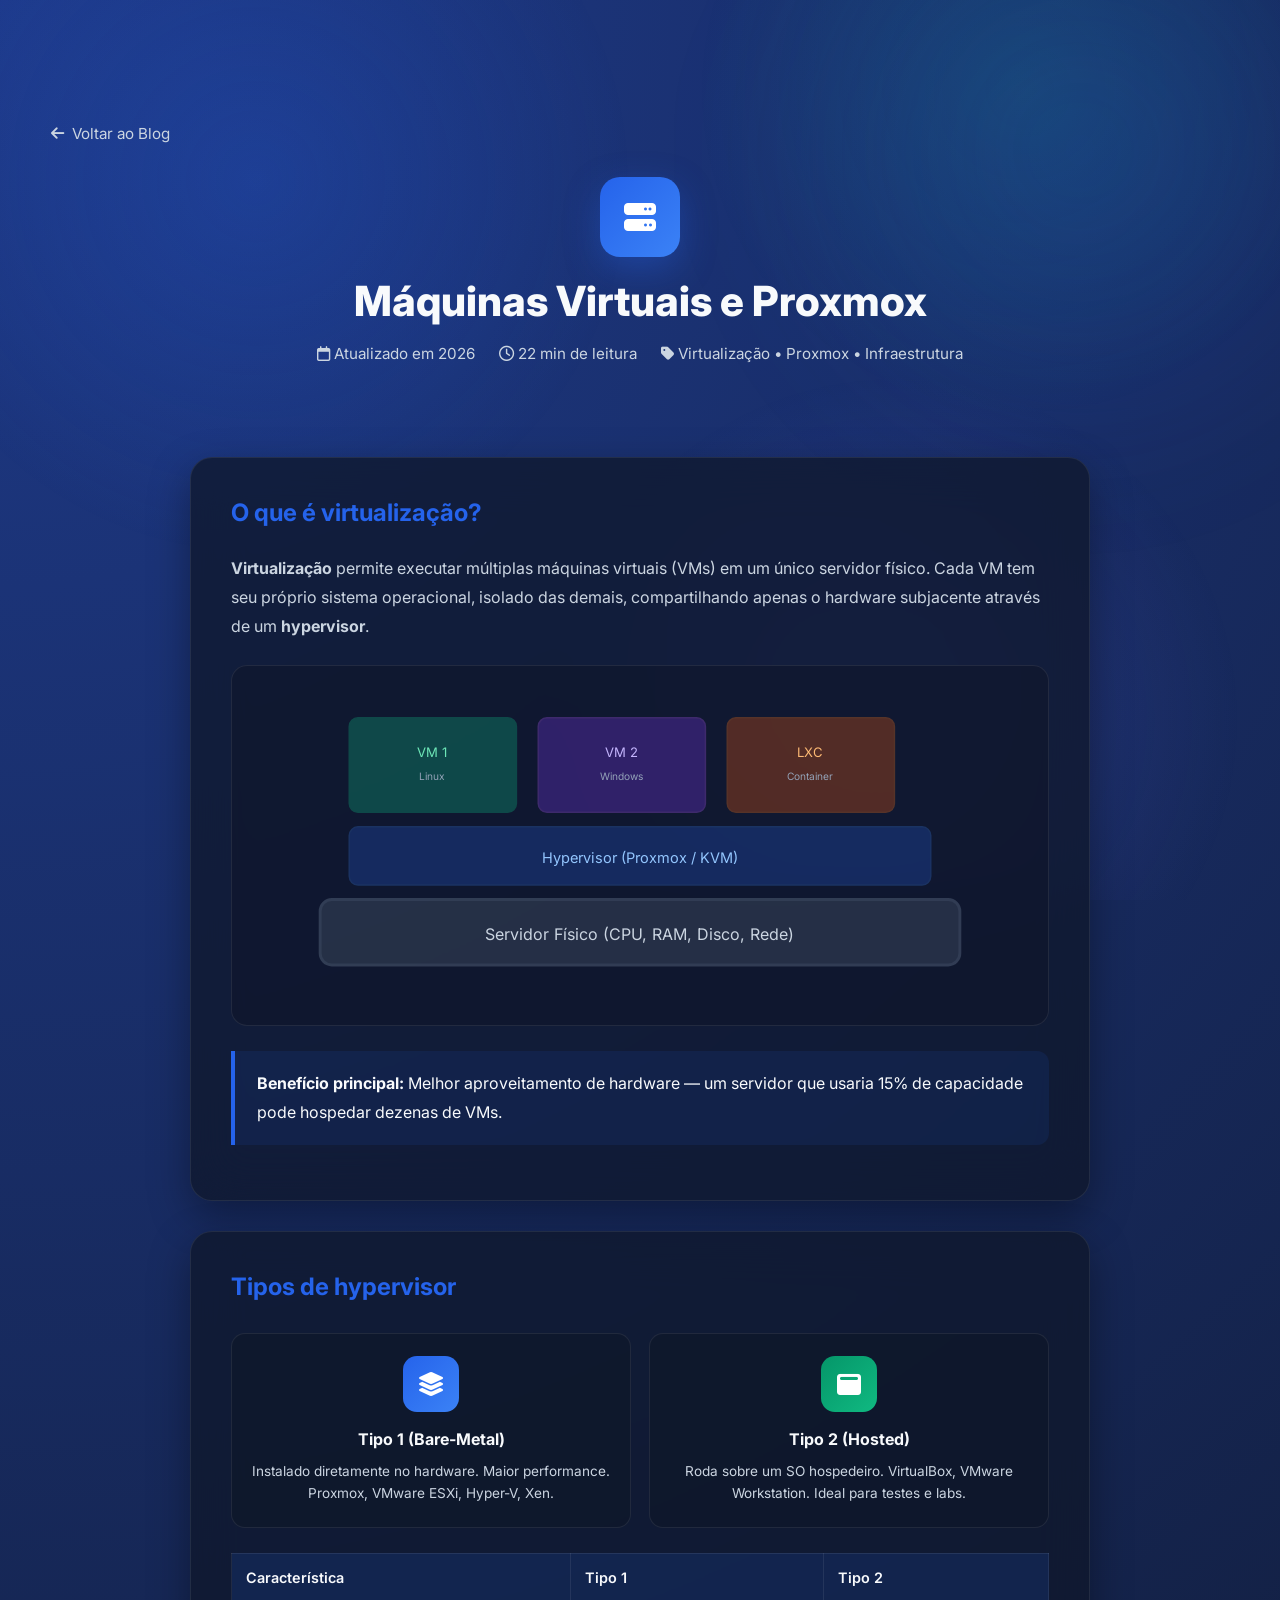
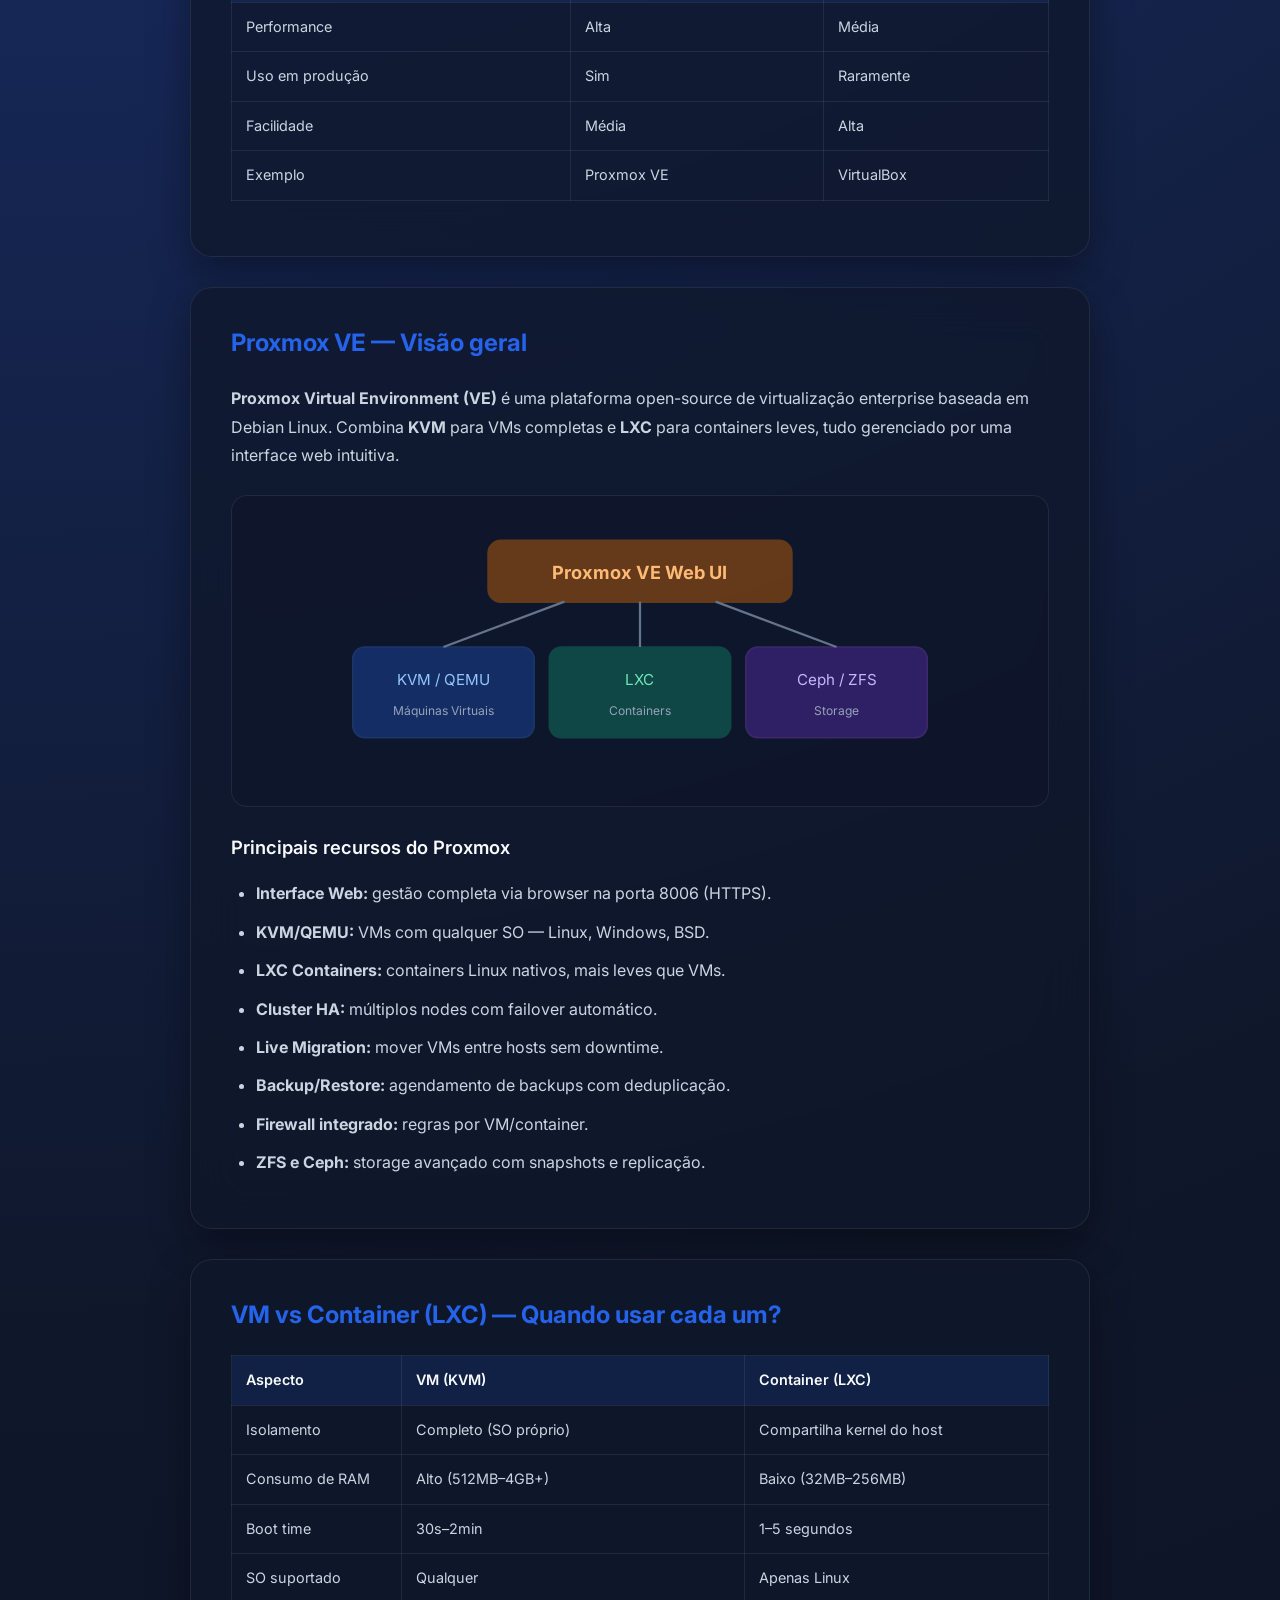
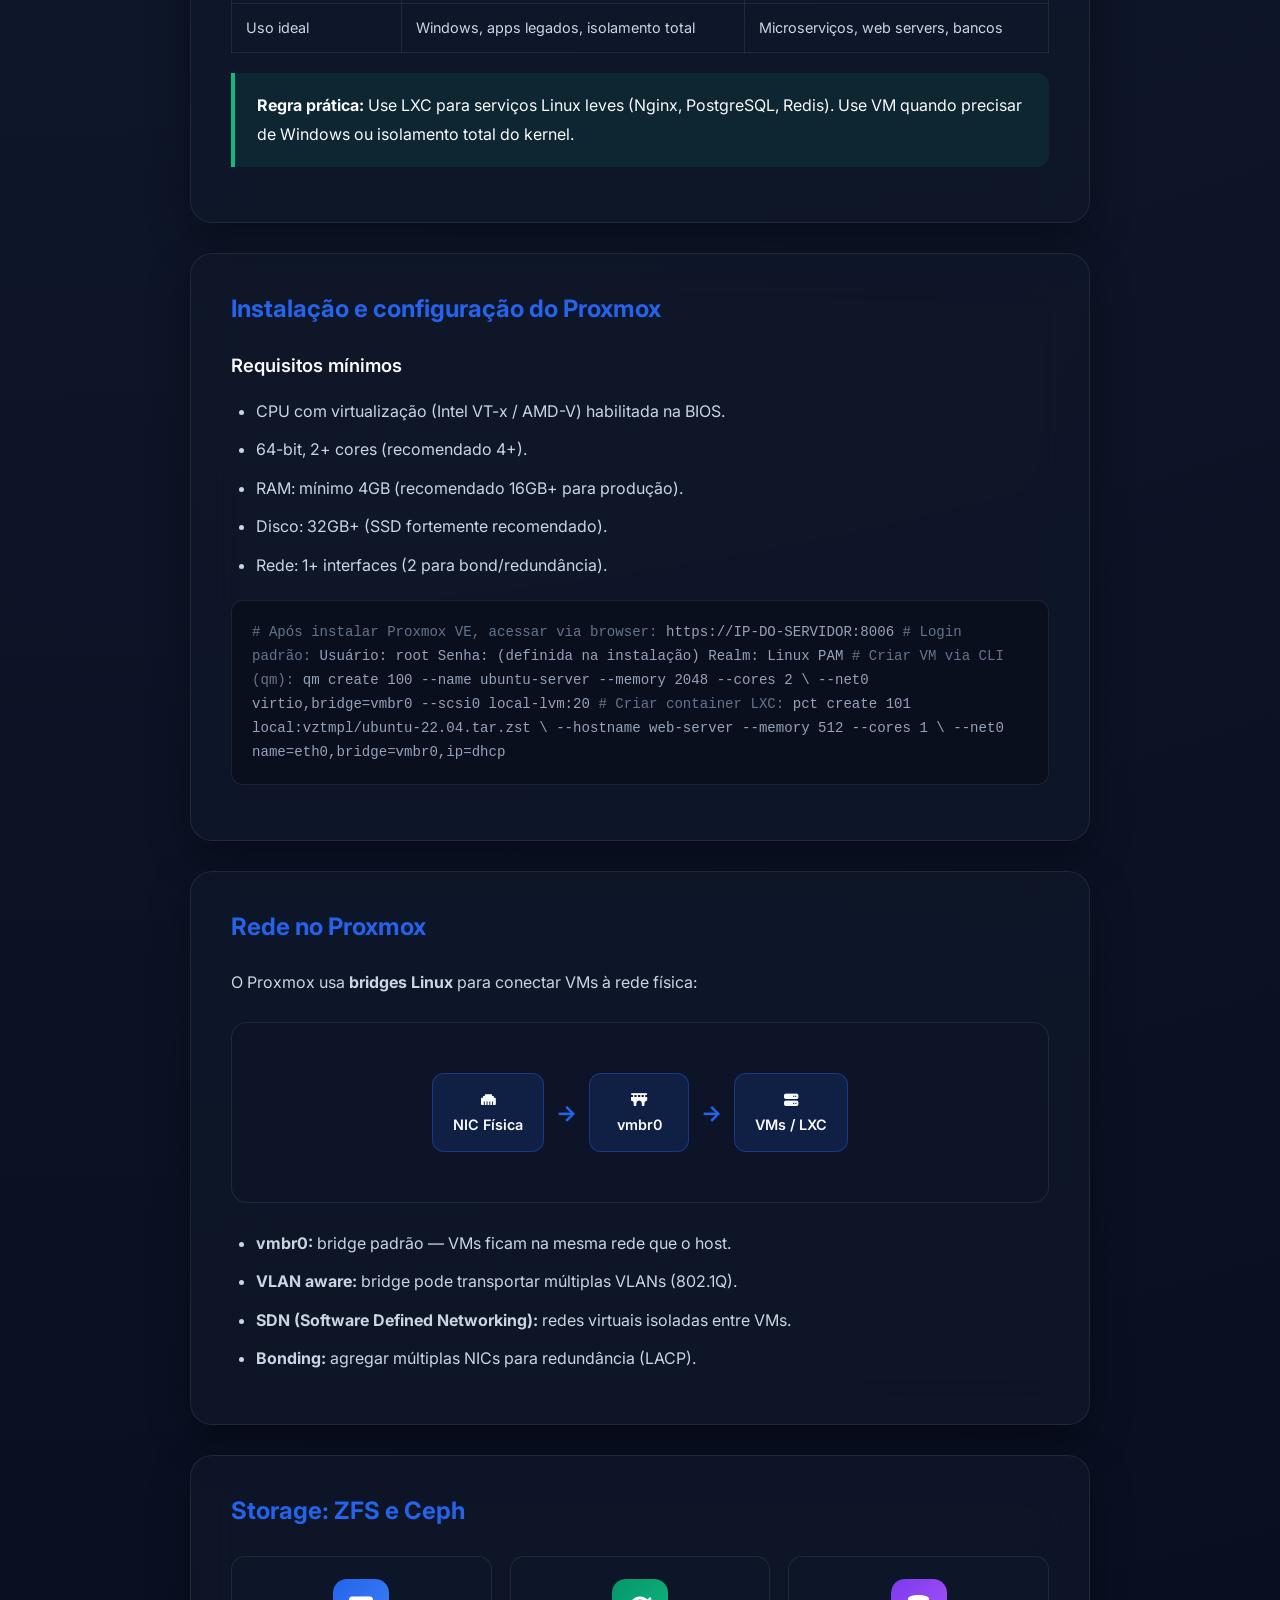
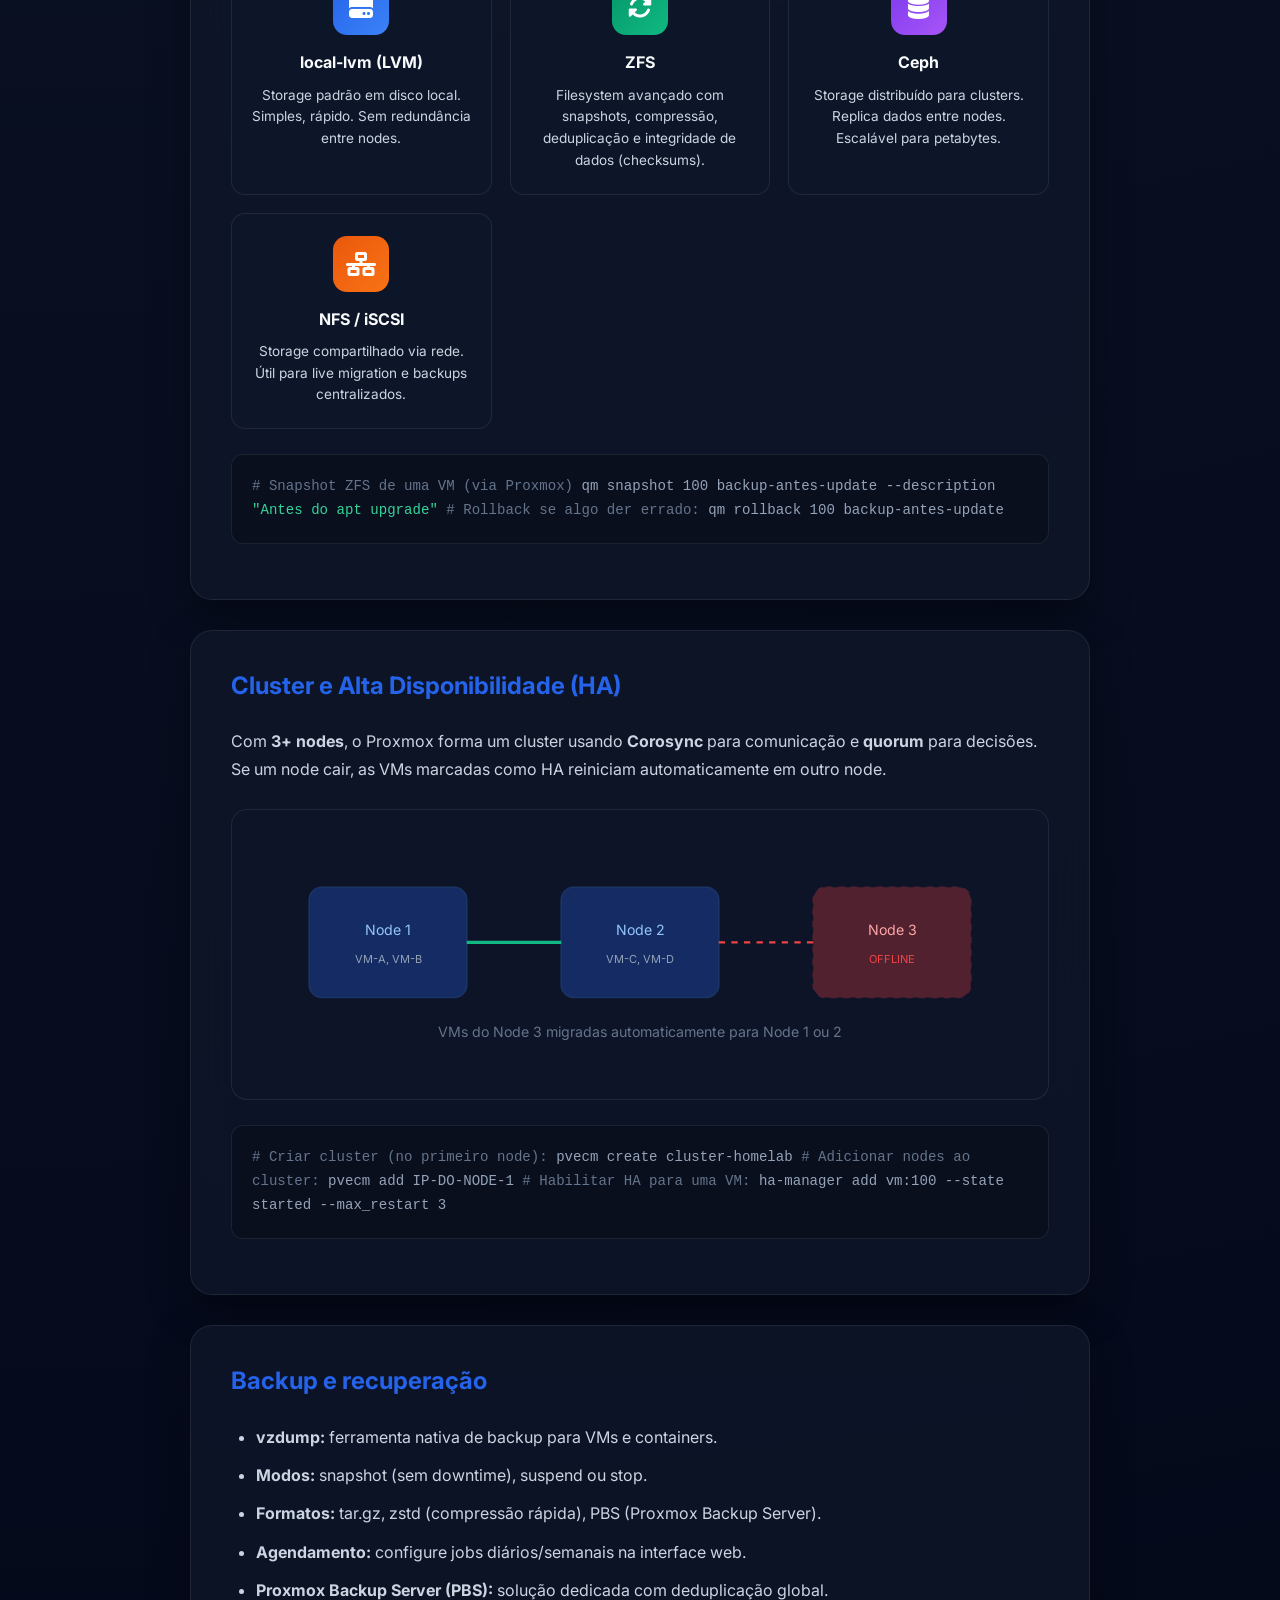
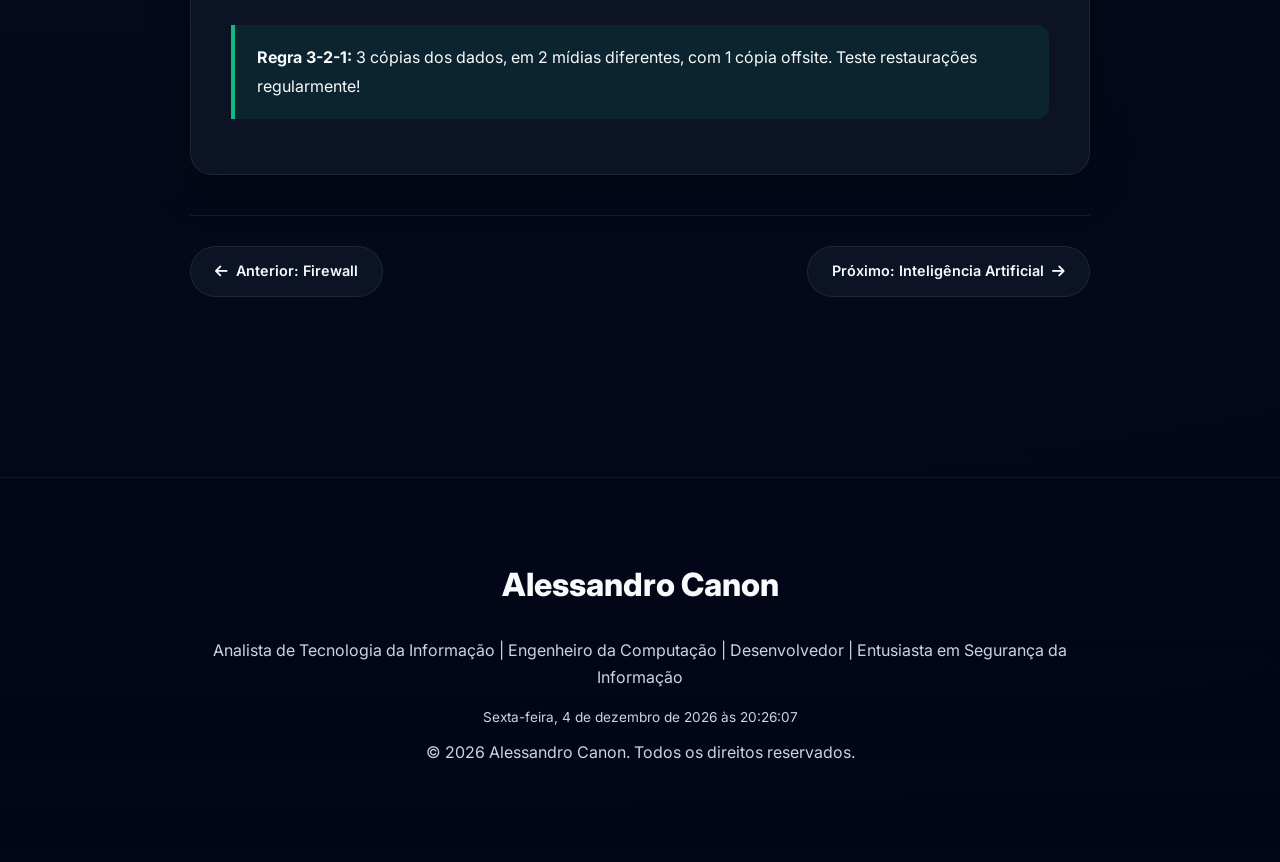
<file: blog/maquinas-virtuais-proxmox.html>
<!DOCTYPE html>
<html lang="pt-BR">
<head>
    <meta charset="UTF-8">
    <meta name="viewport" content="width=device-width, initial-scale=1.0">
    <meta name="description" content="Máquinas Virtuais e Proxmox VE: virtualização, containers LXC, clusters HA e gestão de datacenter.">
    <title>Máquinas Virtuais e Proxmox | Blog Técnico | Alessandro Canon</title>
    <link rel="preconnect" href="https://fonts.googleapis.com">
    <link rel="preconnect" href="https://fonts.gstatic.com" crossorigin>
    <link href="https://fonts.googleapis.com/css2?family=Inter:wght@300;400;500;600;700;800&display=swap" rel="stylesheet">
    <link rel="stylesheet" href="https://cdnjs.cloudflare.com/ajax/libs/font-awesome/6.6.0/css/all.min.css">
    <link rel="icon" href="../wwwroot/img/canon.png">
    <link rel="stylesheet" href="../wwwroot/css/style.css">
    <link rel="stylesheet" href="../wwwroot/css/blog.css">
</head>
<body>

<header class="blog-header">
    <a href="../index.html#blog" class="blog-back"><i class="fas fa-arrow-left"></i> Voltar ao Blog</a>
    <div class="blog-hero">
        <div class="blog-icon"><i class="fas fa-server"></i></div>
        <h1>Máquinas Virtuais e Proxmox</h1>
        <p class="blog-meta">
            <span><i class="far fa-calendar"></i> Atualizado em 2026</span>
            <span><i class="far fa-clock"></i> 22 min de leitura</span>
            <span><i class="fas fa-tag"></i> Virtualização • Proxmox • Infraestrutura</span>
        </p>
    </div>
</header>

<article class="blog-article">

    <div class="article-card">
        <h2>O que é virtualização?</h2>
        <p>
            <strong>Virtualização</strong> permite executar múltiplas máquinas virtuais (VMs) em um
            único servidor físico. Cada VM tem seu próprio sistema operacional, isolado das demais,
            compartilhando apenas o hardware subjacente através de um <strong>hypervisor</strong>.
        </p>
        <div class="article-illustration">
            <svg viewBox="0 0 520 200" xmlns="http://www.w3.org/2000/svg">
                <rect x="40" y="140" width="440" height="45" rx="8" fill="#475569" opacity="0.4" stroke="#64748b" stroke-width="2"/>
                <text x="260" y="168" text-anchor="middle" fill="#cbd5e1" font-size="11" font-family="Inter">Servidor Físico (CPU, RAM, Disco, Rede)</text>
                <rect x="60" y="90" width="400" height="40" rx="6" fill="#2563eb" opacity="0.25" stroke="#3b82f6"/>
                <text x="260" y="115" text-anchor="middle" fill="#93c5fd" font-size="10" font-family="Inter">Hypervisor (Proxmox / KVM)</text>
                <rect x="60" y="15" width="115" height="65" rx="6" fill="#10b981" opacity="0.3" stroke="#10b981"/>
                <text x="117" y="42" text-anchor="middle" fill="#6ee7b7" font-size="9" font-family="Inter">VM 1</text>
                <text x="117" y="58" text-anchor="middle" fill="#94a3b8" font-size="7" font-family="Inter">Linux</text>
                <rect x="190" y="15" width="115" height="65" rx="6" fill="#7c3aed" opacity="0.3" stroke="#a855f7"/>
                <text x="247" y="42" text-anchor="middle" fill="#c4b5fd" font-size="9" font-family="Inter">VM 2</text>
                <text x="247" y="58" text-anchor="middle" fill="#94a3b8" font-size="7" font-family="Inter">Windows</text>
                <rect x="320" y="15" width="115" height="65" rx="6" fill="#ea580c" opacity="0.3" stroke="#f97316"/>
                <text x="377" y="42" text-anchor="middle" fill="#fdba74" font-size="9" font-family="Inter">LXC</text>
                <text x="377" y="58" text-anchor="middle" fill="#94a3b8" font-size="7" font-family="Inter">Container</text>
            </svg>
        </div>
        <div class="info-box">
            <p><strong>Benefício principal:</strong> Melhor aproveitamento de hardware — um servidor que usaria 15% de capacidade pode hospedar dezenas de VMs.</p>
        </div>
    </div>

    <div class="article-card">
        <h2>Tipos de hypervisor</h2>
        <div class="threat-grid">
            <div class="threat-card">
                <div class="threat-icon blue"><i class="fas fa-layer-group"></i></div>
                <h4>Tipo 1 (Bare-Metal)</h4>
                <p>Instalado diretamente no hardware. Maior performance. Proxmox, VMware ESXi, Hyper-V, Xen.</p>
            </div>
            <div class="threat-card">
                <div class="threat-icon green"><i class="fas fa-window-maximize"></i></div>
                <h4>Tipo 2 (Hosted)</h4>
                <p>Roda sobre um SO hospedeiro. VirtualBox, VMware Workstation. Ideal para testes e labs.</p>
            </div>
        </div>
        <table class="comparison-table">
            <thead>
                <tr><th>Característica</th><th>Tipo 1</th><th>Tipo 2</th></tr>
            </thead>
            <tbody>
                <tr><td>Performance</td><td>Alta</td><td>Média</td></tr>
                <tr><td>Uso em produção</td><td>Sim</td><td>Raramente</td></tr>
                <tr><td>Facilidade</td><td>Média</td><td>Alta</td></tr>
                <tr><td>Exemplo</td><td>Proxmox VE</td><td>VirtualBox</td></tr>
            </tbody>
        </table>
    </div>

    <div class="article-card">
        <h2>Proxmox VE — Visão geral</h2>
        <p>
            <strong>Proxmox Virtual Environment (VE)</strong> é uma plataforma open-source de
            virtualização enterprise baseada em Debian Linux. Combina <strong>KVM</strong> para VMs
            completas e <strong>LXC</strong> para containers leves, tudo gerenciado por uma interface
            web intuitiva.
        </p>
        <div class="article-illustration">
            <svg viewBox="0 0 500 160" xmlns="http://www.w3.org/2000/svg">
                <rect x="150" y="10" width="200" height="40" rx="8" fill="#e57000" opacity="0.4" stroke="#e57000" stroke-width="2"/>
                <text x="250" y="35" text-anchor="middle" fill="#fdba74" font-size="12" font-weight="bold" font-family="Inter">Proxmox VE Web UI</text>
                <line x1="200" y1="50" x2="120" y2="80" stroke="#64748b" stroke-width="1.5"/>
                <line x1="250" y1="50" x2="250" y2="80" stroke="#64748b" stroke-width="1.5"/>
                <line x1="300" y1="50" x2="380" y2="80" stroke="#64748b" stroke-width="1.5"/>
                <rect x="60" y="80" width="120" height="60" rx="8" fill="#2563eb" opacity="0.3" stroke="#3b82f6"/>
                <text x="120" y="105" text-anchor="middle" fill="#93c5fd" font-size="10" font-family="Inter">KVM / QEMU</text>
                <text x="120" y="125" text-anchor="middle" fill="#94a3b8" font-size="8" font-family="Inter">Máquinas Virtuais</text>
                <rect x="190" y="80" width="120" height="60" rx="8" fill="#10b981" opacity="0.3" stroke="#10b981"/>
                <text x="250" y="105" text-anchor="middle" fill="#6ee7b7" font-size="10" font-family="Inter">LXC</text>
                <text x="250" y="125" text-anchor="middle" fill="#94a3b8" font-size="8" font-family="Inter">Containers</text>
                <rect x="320" y="80" width="120" height="60" rx="8" fill="#7c3aed" opacity="0.3" stroke="#a855f7"/>
                <text x="380" y="105" text-anchor="middle" fill="#c4b5fd" font-size="10" font-family="Inter">Ceph / ZFS</text>
                <text x="380" y="125" text-anchor="middle" fill="#94a3b8" font-size="8" font-family="Inter">Storage</text>
            </svg>
        </div>

        <h3>Principais recursos do Proxmox</h3>
        <ul>
            <li><strong>Interface Web:</strong> gestão completa via browser na porta 8006 (HTTPS).</li>
            <li><strong>KVM/QEMU:</strong> VMs com qualquer SO — Linux, Windows, BSD.</li>
            <li><strong>LXC Containers:</strong> containers Linux nativos, mais leves que VMs.</li>
            <li><strong>Cluster HA:</strong> múltiplos nodes com failover automático.</li>
            <li><strong>Live Migration:</strong> mover VMs entre hosts sem downtime.</li>
            <li><strong>Backup/Restore:</strong> agendamento de backups com deduplicação.</li>
            <li><strong>Firewall integrado:</strong> regras por VM/container.</li>
            <li><strong>ZFS e Ceph:</strong> storage avançado com snapshots e replicação.</li>
        </ul>
    </div>

    <div class="article-card">
        <h2>VM vs Container (LXC) — Quando usar cada um?</h2>
        <table class="comparison-table">
            <thead>
                <tr><th>Aspecto</th><th>VM (KVM)</th><th>Container (LXC)</th></tr>
            </thead>
            <tbody>
                <tr><td>Isolamento</td><td>Completo (SO próprio)</td><td>Compartilha kernel do host</td></tr>
                <tr><td>Consumo de RAM</td><td>Alto (512MB–4GB+)</td><td>Baixo (32MB–256MB)</td></tr>
                <tr><td>Boot time</td><td>30s–2min</td><td>1–5 segundos</td></tr>
                <tr><td>SO suportado</td><td>Qualquer</td><td>Apenas Linux</td></tr>
                <tr><td>Uso ideal</td><td>Windows, apps legados, isolamento total</td><td>Microserviços, web servers, bancos</td></tr>
            </tbody>
        </table>
        <div class="tip-box">
            <p><strong>Regra prática:</strong> Use LXC para serviços Linux leves (Nginx, PostgreSQL, Redis). Use VM quando precisar de Windows ou isolamento total do kernel.</p>
        </div>
    </div>

    <div class="article-card">
        <h2>Instalação e configuração do Proxmox</h2>
        <h3>Requisitos mínimos</h3>
        <ul>
            <li>CPU com virtualização (Intel VT-x / AMD-V) habilitada na BIOS.</li>
            <li>64-bit, 2+ cores (recomendado 4+).</li>
            <li>RAM: mínimo 4GB (recomendado 16GB+ para produção).</li>
            <li>Disco: 32GB+ (SSD fortemente recomendado).</li>
            <li>Rede: 1+ interfaces (2 para bond/redundância).</li>
        </ul>

        <div class="code-block">
<span class="comment"># Após instalar Proxmox VE, acessar via browser:</span>
https://IP-DO-SERVIDOR:8006

<span class="comment"># Login padrão:</span>
Usuário: root
Senha: (definida na instalação)
Realm: Linux PAM

<span class="comment"># Criar VM via CLI (qm):</span>
qm create 100 --name ubuntu-server --memory 2048 --cores 2 \
  --net0 virtio,bridge=vmbr0 --scsi0 local-lvm:20

<span class="comment"># Criar container LXC:</span>
pct create 101 local:vztmpl/ubuntu-22.04.tar.zst \
  --hostname web-server --memory 512 --cores 1 \
  --net0 name=eth0,bridge=vmbr0,ip=dhcp
        </div>
    </div>

    <div class="article-card">
        <h2>Rede no Proxmox</h2>
        <p>O Proxmox usa <strong>bridges Linux</strong> para conectar VMs à rede física:</p>
        <div class="article-illustration">
            <div class="diagram-flow">
                <div class="diagram-step"><i class="fas fa-ethernet"></i><br>NIC Física</div>
                <span class="diagram-arrow">→</span>
                <div class="diagram-step"><i class="fas fa-bridge"></i><br>vmbr0</div>
                <span class="diagram-arrow">→</span>
                <div class="diagram-step"><i class="fas fa-server"></i><br>VMs / LXC</div>
            </div>
        </div>
        <ul>
            <li><strong>vmbr0:</strong> bridge padrão — VMs ficam na mesma rede que o host.</li>
            <li><strong>VLAN aware:</strong> bridge pode transportar múltiplas VLANs (802.1Q).</li>
            <li><strong>SDN (Software Defined Networking):</strong> redes virtuais isoladas entre VMs.</li>
            <li><strong>Bonding:</strong> agregar múltiplas NICs para redundância (LACP).</li>
        </ul>
    </div>

    <div class="article-card">
        <h2>Storage: ZFS e Ceph</h2>
        <div class="threat-grid">
            <div class="threat-card">
                <div class="threat-icon blue"><i class="fas fa-hard-drive"></i></div>
                <h4>local-lvm (LVM)</h4>
                <p>Storage padrão em disco local. Simples, rápido. Sem redundância entre nodes.</p>
            </div>
            <div class="threat-card">
                <div class="threat-icon green"><i class="fas fa-rotate"></i></div>
                <h4>ZFS</h4>
                <p>Filesystem avançado com snapshots, compressão, deduplicação e integridade de dados (checksums).</p>
            </div>
            <div class="threat-card">
                <div class="threat-icon purple"><i class="fas fa-database"></i></div>
                <h4>Ceph</h4>
                <p>Storage distribuído para clusters. Replica dados entre nodes. Escalável para petabytes.</p>
            </div>
            <div class="threat-card">
                <div class="threat-icon orange"><i class="fas fa-network-wired"></i></div>
                <h4>NFS / iSCSI</h4>
                <p>Storage compartilhado via rede. Útil para live migration e backups centralizados.</p>
            </div>
        </div>
        <div class="code-block">
<span class="comment"># Snapshot ZFS de uma VM (via Proxmox)</span>
qm snapshot 100 backup-antes-update --description <span class="string">"Antes do apt upgrade"</span>

<span class="comment"># Rollback se algo der errado:</span>
qm rollback 100 backup-antes-update
        </div>
    </div>

    <div class="article-card">
        <h2>Cluster e Alta Disponibilidade (HA)</h2>
        <p>
            Com <strong>3+ nodes</strong>, o Proxmox forma um cluster usando <strong>Corosync</strong>
            para comunicação e <strong>quorum</strong> para decisões. Se um node cair, as VMs
            marcadas como HA reiniciam automaticamente em outro node.
        </p>
        <div class="article-illustration">
            <svg viewBox="0 0 480 140" xmlns="http://www.w3.org/2000/svg">
                <rect x="30" y="30" width="100" height="70" rx="8" fill="#2563eb" opacity="0.3" stroke="#3b82f6"/>
                <text x="80" y="60" text-anchor="middle" fill="#93c5fd" font-size="9" font-family="Inter">Node 1</text>
                <text x="80" y="78" text-anchor="middle" fill="#94a3b8" font-size="7" font-family="Inter">VM-A, VM-B</text>
                <rect x="190" y="30" width="100" height="70" rx="8" fill="#2563eb" opacity="0.3" stroke="#3b82f6"/>
                <text x="240" y="60" text-anchor="middle" fill="#93c5fd" font-size="9" font-family="Inter">Node 2</text>
                <text x="240" y="78" text-anchor="middle" fill="#94a3b8" font-size="7" font-family="Inter">VM-C, VM-D</text>
                <rect x="350" y="30" width="100" height="70" rx="8" fill="#ef4444" opacity="0.3" stroke="#ef4444" stroke-dasharray="4"/>
                <text x="400" y="60" text-anchor="middle" fill="#fca5a5" font-size="9" font-family="Inter">Node 3</text>
                <text x="400" y="78" text-anchor="middle" fill="#ef4444" font-size="7" font-family="Inter">OFFLINE</text>
                <line x1="130" y1="65" x2="190" y2="65" stroke="#10b981" stroke-width="2"/>
                <line x1="290" y1="65" x2="350" y2="65" stroke="#ef4444" stroke-width="1.5" stroke-dasharray="4"/>
                <text x="240" y="125" text-anchor="middle" fill="#64748b" font-size="9" font-family="Inter">VMs do Node 3 migradas automaticamente para Node 1 ou 2</text>
            </svg>
        </div>
        <div class="code-block">
<span class="comment"># Criar cluster (no primeiro node):</span>
pvecm create cluster-homelab

<span class="comment"># Adicionar nodes ao cluster:</span>
pvecm add IP-DO-NODE-1

<span class="comment"># Habilitar HA para uma VM:</span>
ha-manager add vm:100 --state started --max_restart 3
        </div>
    </div>

    <div class="article-card">
        <h2>Backup e recuperação</h2>
        <ul>
            <li><strong>vzdump:</strong> ferramenta nativa de backup para VMs e containers.</li>
            <li><strong>Modos:</strong> snapshot (sem downtime), suspend ou stop.</li>
            <li><strong>Formatos:</strong> tar.gz, zstd (compressão rápida), PBS (Proxmox Backup Server).</li>
            <li><strong>Agendamento:</strong> configure jobs diários/semanais na interface web.</li>
            <li><strong>Proxmox Backup Server (PBS):</strong> solução dedicada com deduplicação global.</li>
        </ul>
        <div class="tip-box">
            <p><strong>Regra 3-2-1:</strong> 3 cópias dos dados, em 2 mídias diferentes, com 1 cópia offsite. Teste restaurações regularmente!</p>
        </div>
    </div>

    <div class="blog-nav-footer">
        <a href="firewall.html"><i class="fas fa-arrow-left"></i> Anterior: Firewall</a>
        <a href="inteligencia-artificial.html">Próximo: Inteligência Artificial <i class="fas fa-arrow-right"></i></a>
    </div>

</article>

<footer>
    <div class="footer-content">
        <h3>Alessandro Canon</h3>
        <p>Analista de Tecnologia da Informação | Engenheiro da Computação | Desenvolvedor | Entusiasta em Segurança da Informação</p>
        <p id="datetime" class="datetime-display"></p>
        <p>© 2026 Alessandro Canon. Todos os direitos reservados.</p>
    </div>
</footer>

<script src="../wwwroot/js/script.js"></script>
</body>
</html>
</file>
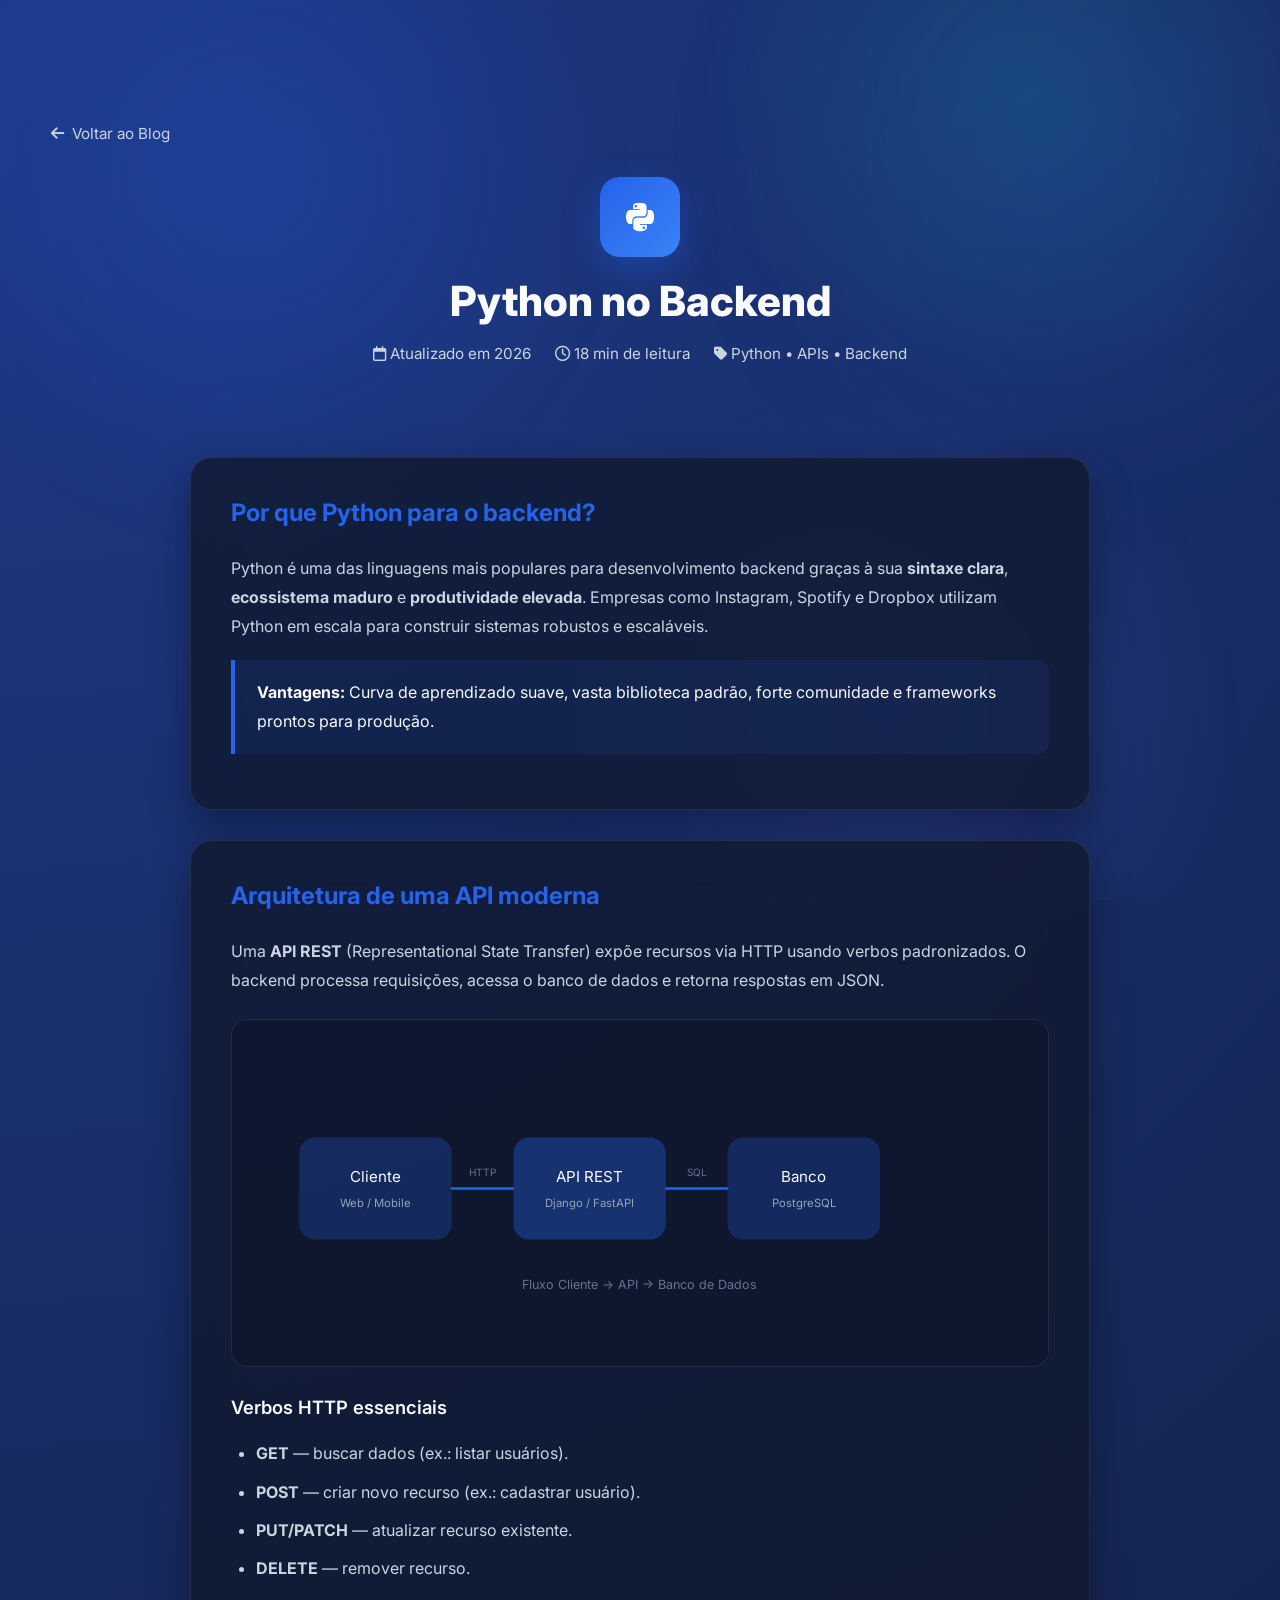
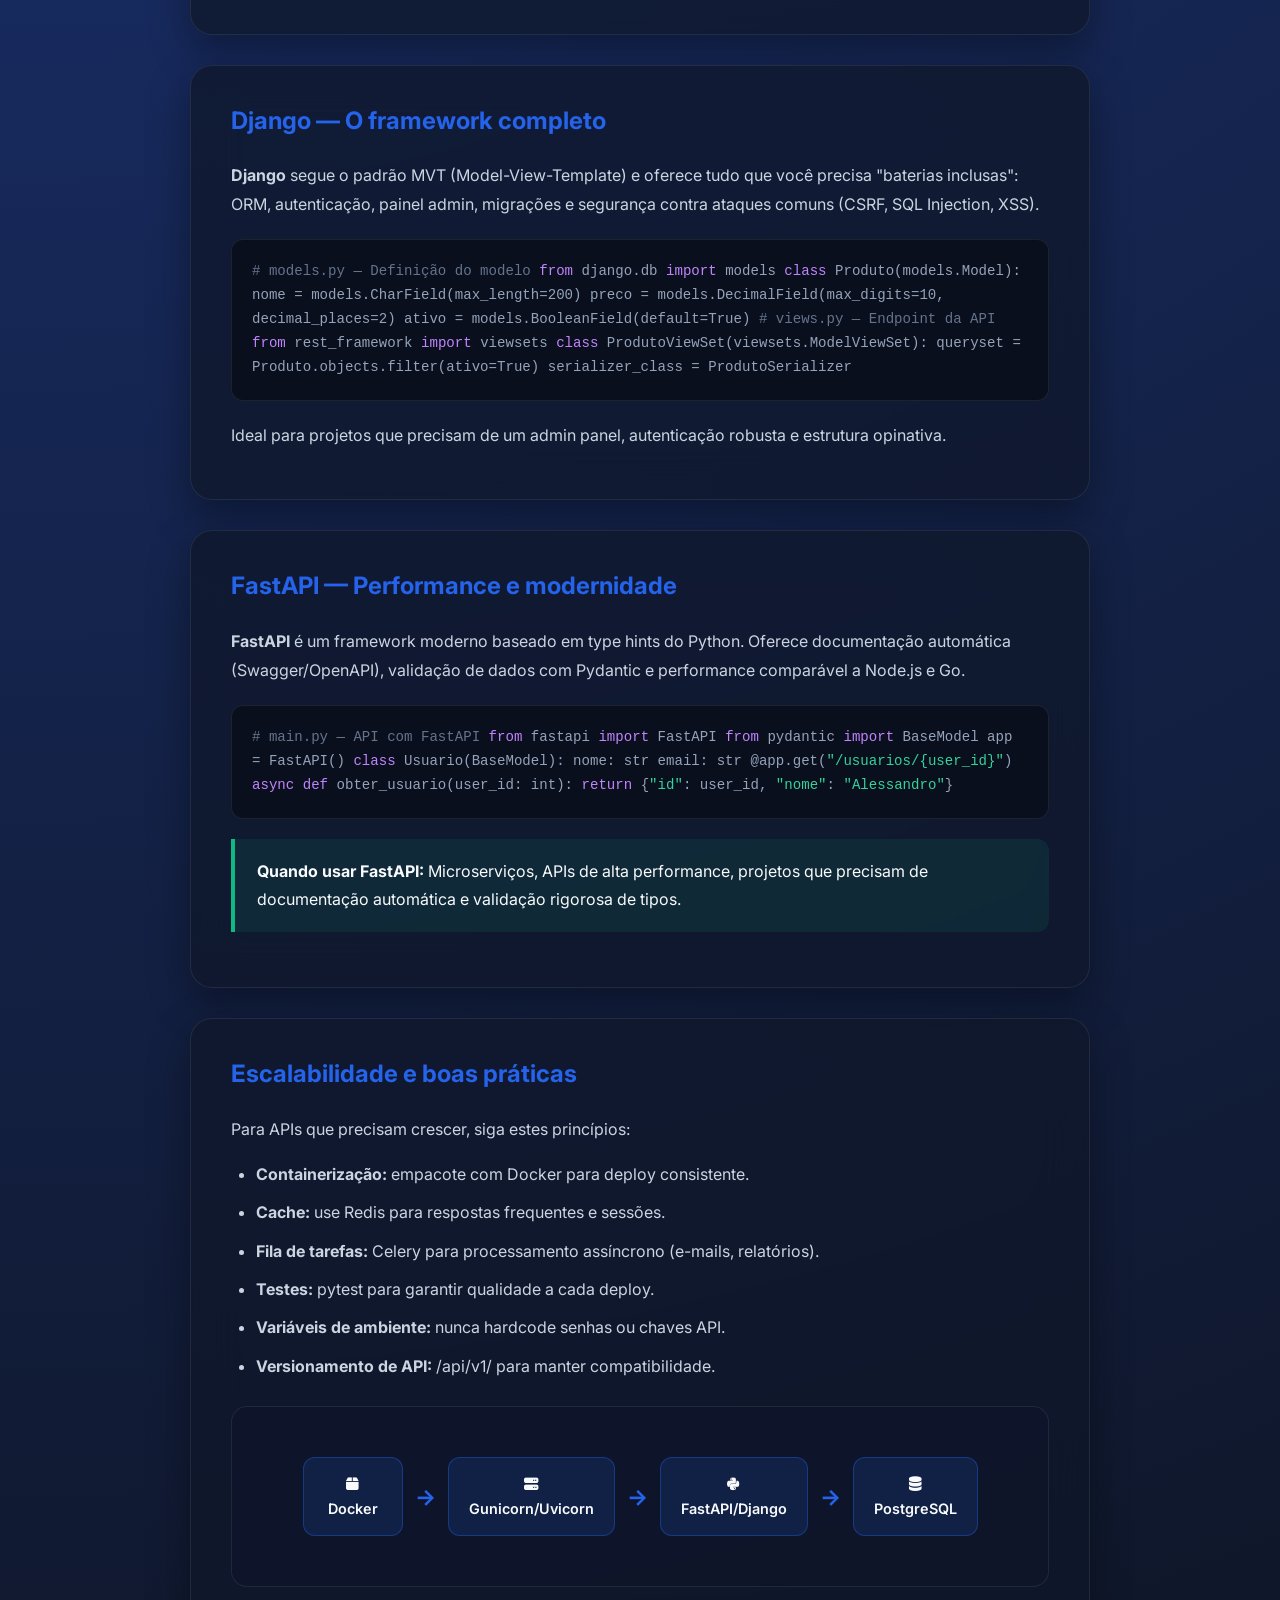
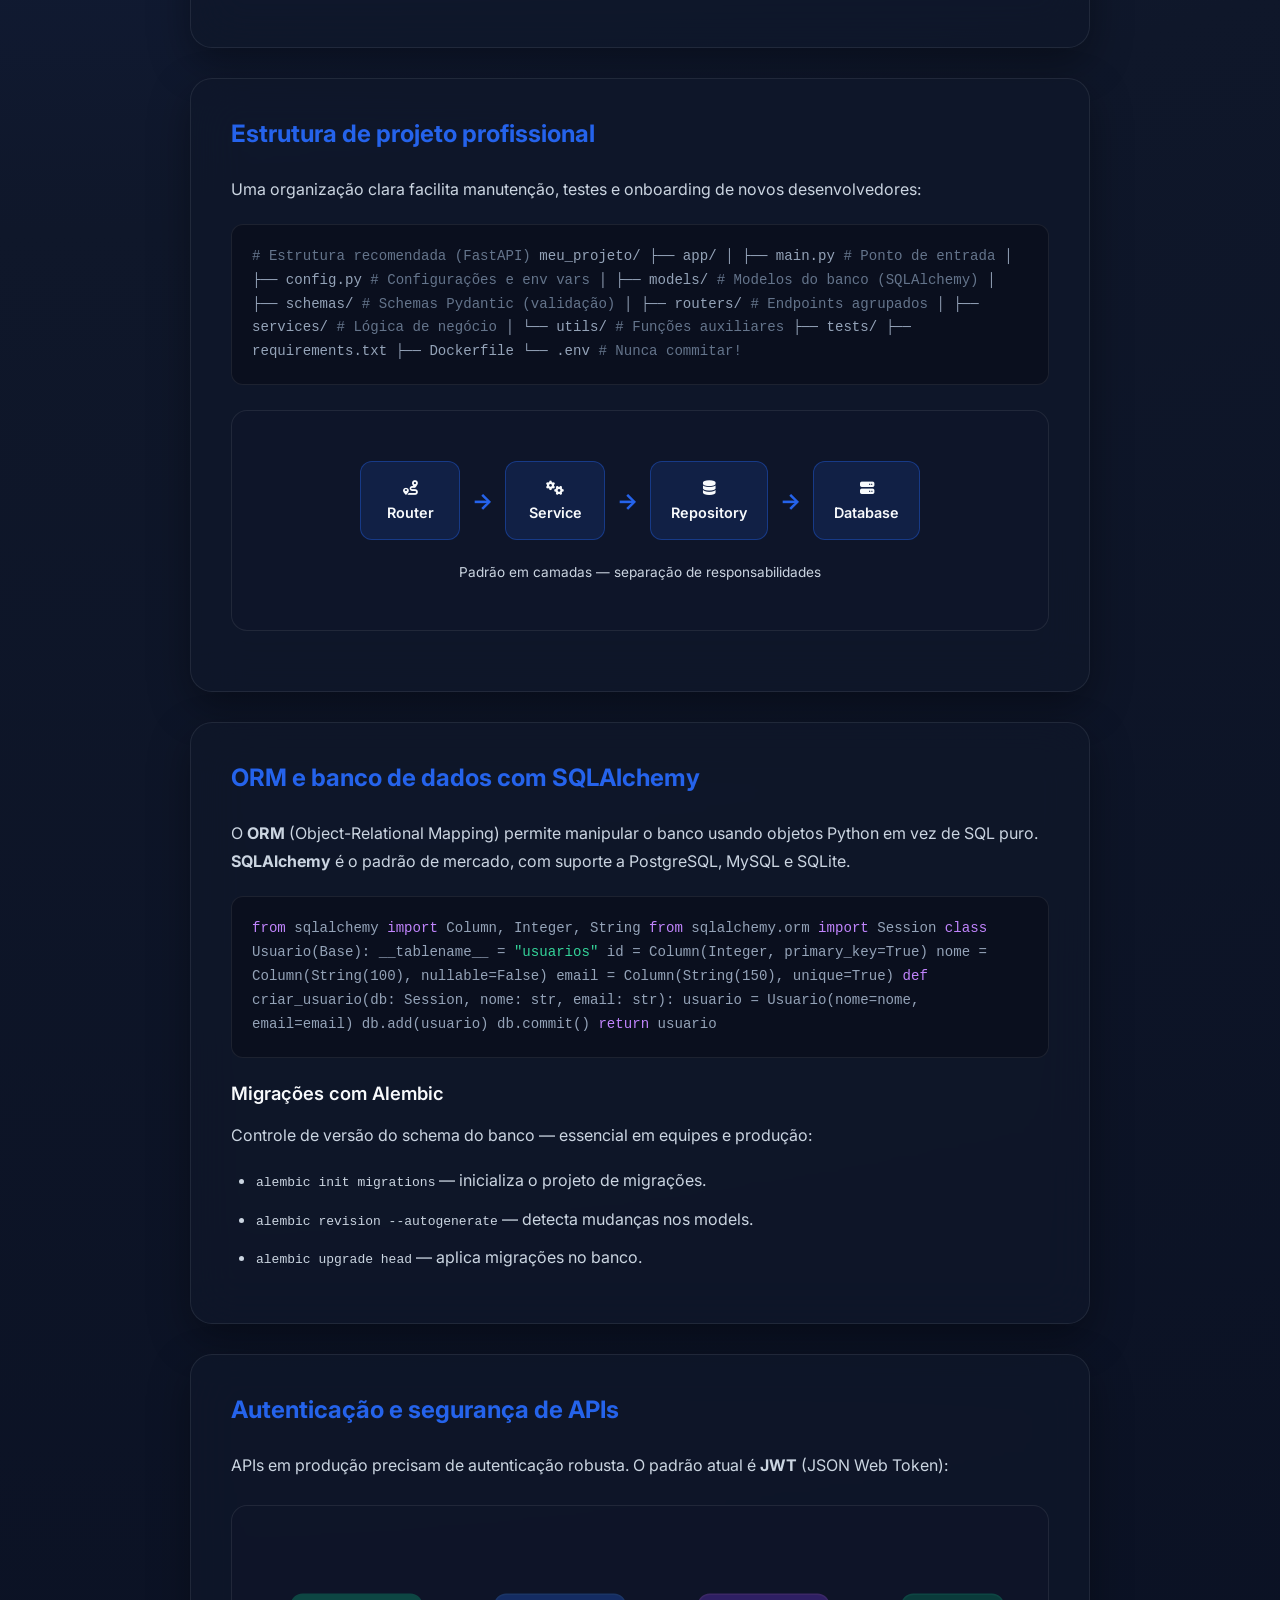
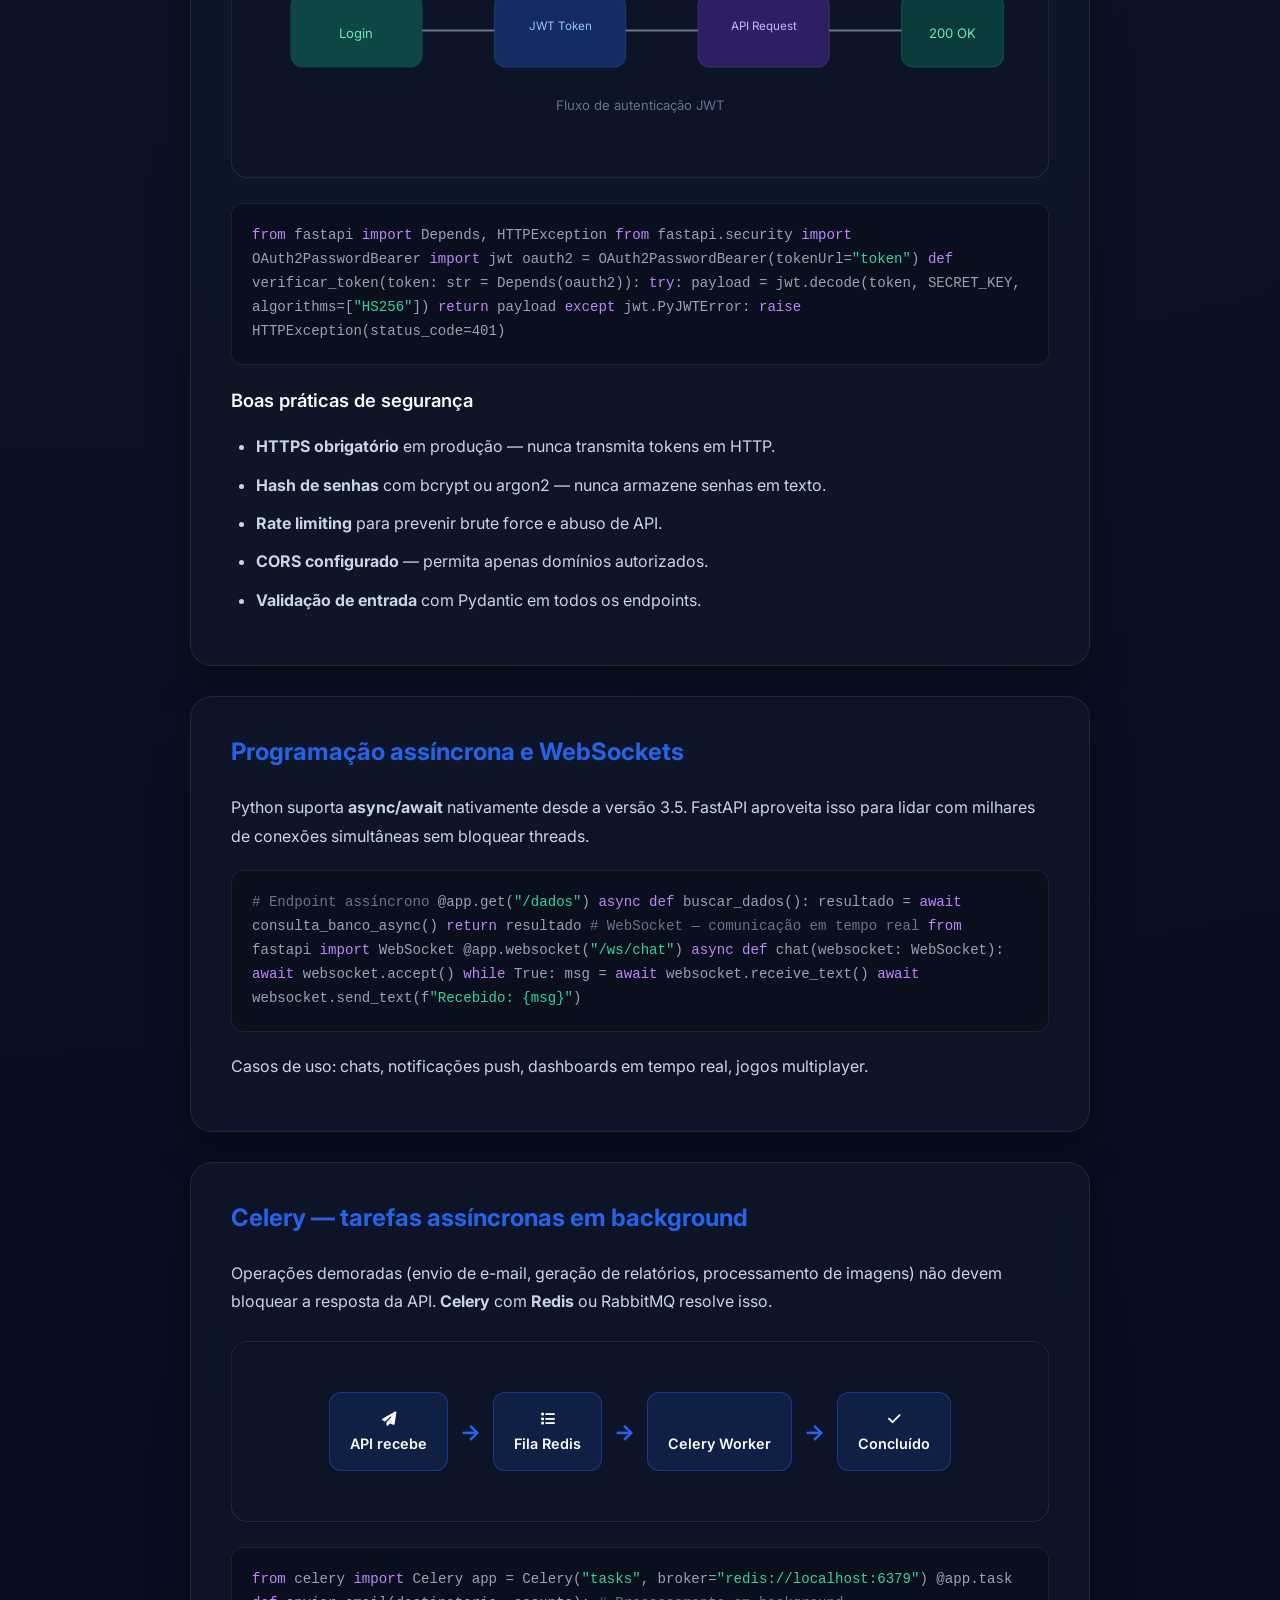
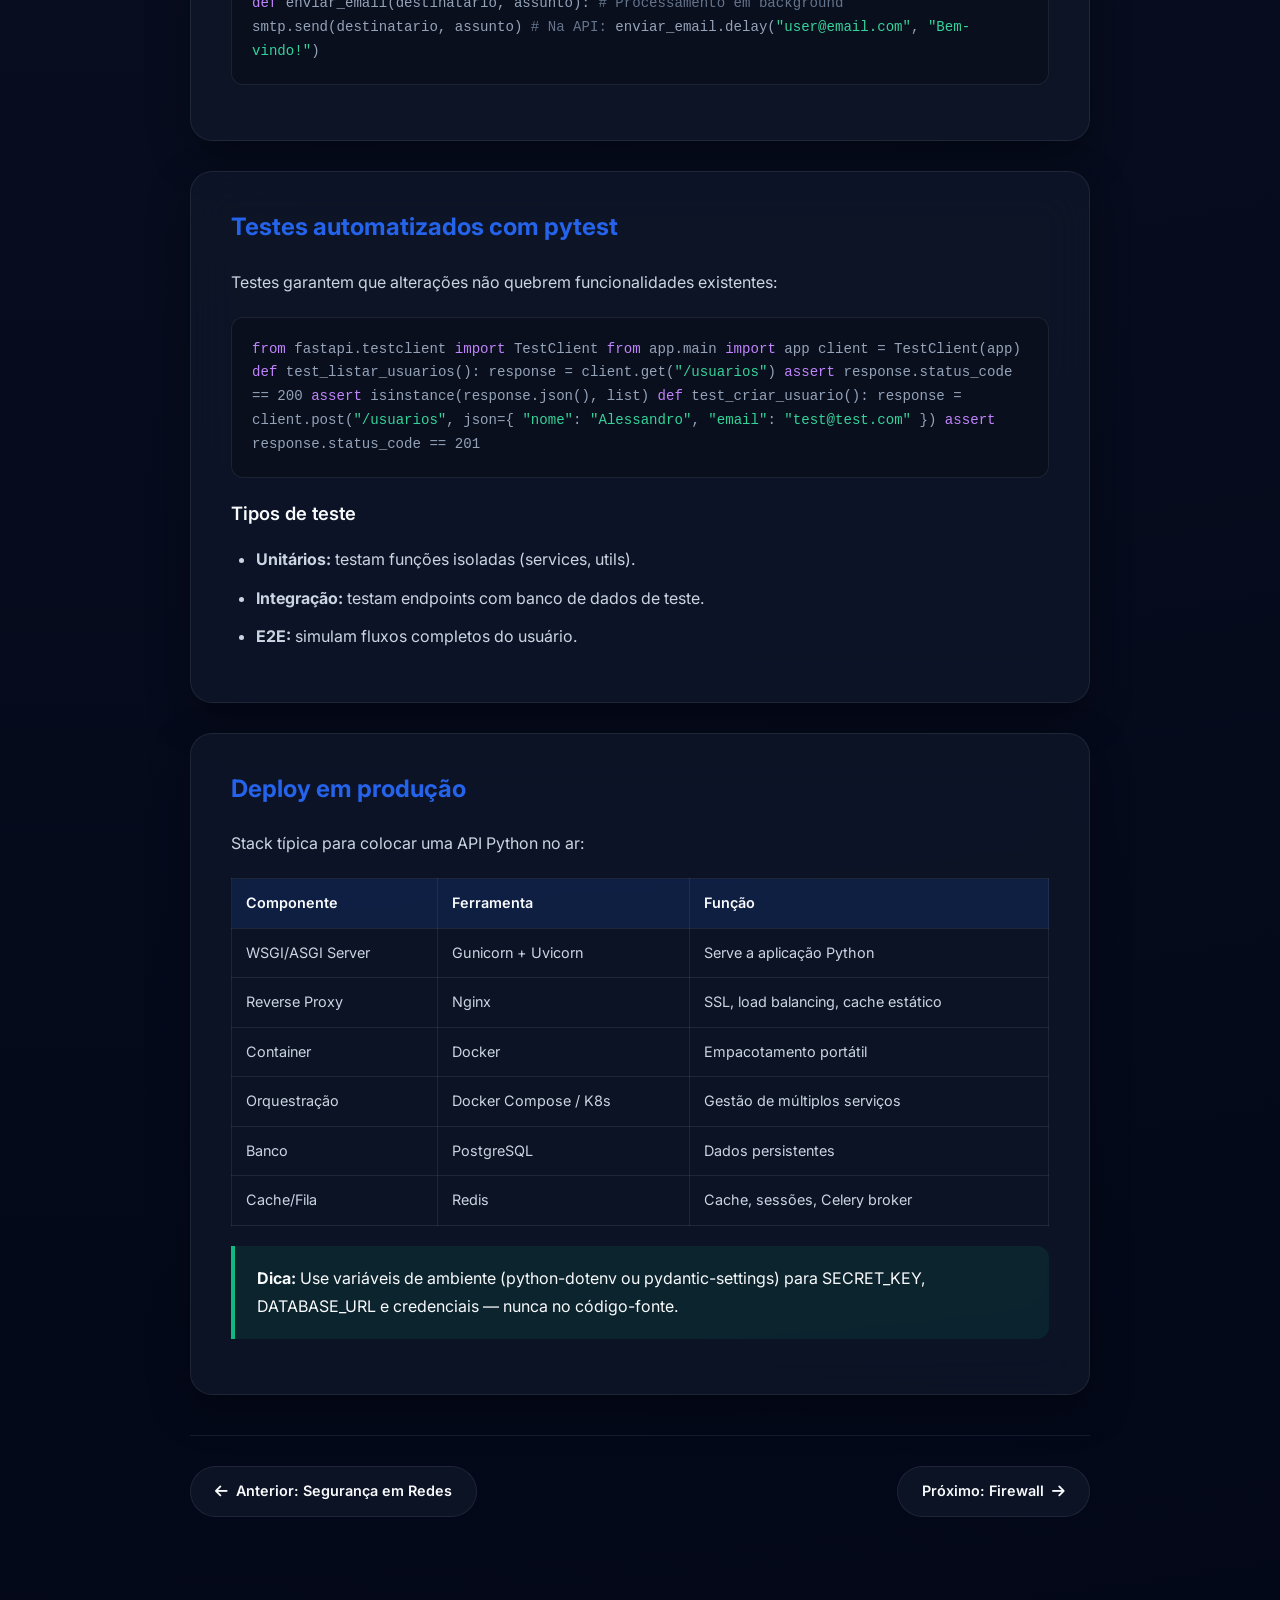
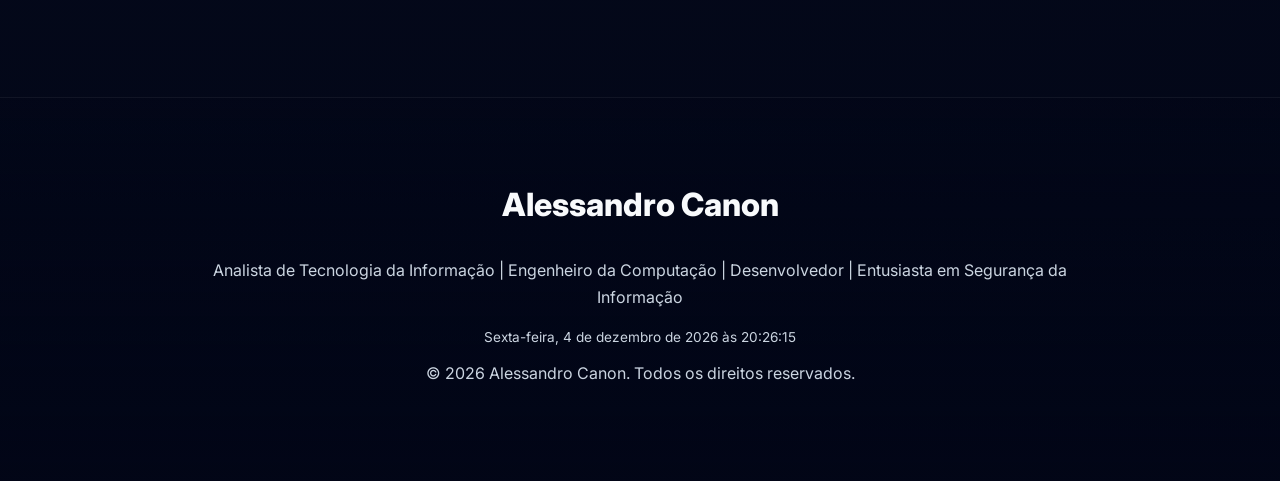
<file: blog/python-no-backend.html>
<!DOCTYPE html>
<html lang="pt-BR">
<head>
    <meta charset="UTF-8">
    <meta name="viewport" content="width=device-width, initial-scale=1.0">
    <meta name="description" content="Python no Backend: construção de APIs modernas e escaláveis com Django e FastAPI.">
    <title>Python no Backend | Blog Técnico | Alessandro Canon</title>
    <link rel="preconnect" href="https://fonts.googleapis.com">
    <link rel="preconnect" href="https://fonts.gstatic.com" crossorigin>
    <link href="https://fonts.googleapis.com/css2?family=Inter:wght@300;400;500;600;700;800&display=swap" rel="stylesheet">
    <link rel="stylesheet" href="https://cdnjs.cloudflare.com/ajax/libs/font-awesome/6.6.0/css/all.min.css">
    <link rel="icon" href="../wwwroot/img/canon.png">
    <link rel="stylesheet" href="../wwwroot/css/style.css">
    <link rel="stylesheet" href="../wwwroot/css/blog.css">
</head>
<body>

<header class="blog-header">
    <a href="../index.html#blog" class="blog-back">
        <i class="fas fa-arrow-left"></i> Voltar ao Blog
    </a>

    <div class="blog-hero">
        <div class="blog-icon"><i class="fab fa-python"></i></div>
        <h1>Python no Backend</h1>
        <p class="blog-meta">
            <span><i class="far fa-calendar"></i> Atualizado em 2026</span>
            <span><i class="far fa-clock"></i> 18 min de leitura</span>
            <span><i class="fas fa-tag"></i> Python • APIs • Backend</span>
        </p>
    </div>
</header>

<article class="blog-article">

    <div class="article-card">
        <h2>Por que Python para o backend?</h2>
        <p>
            Python é uma das linguagens mais populares para desenvolvimento backend graças à sua
            <strong>sintaxe clara</strong>, <strong>ecossistema maduro</strong> e <strong>produtividade
            elevada</strong>. Empresas como Instagram, Spotify e Dropbox utilizam Python em escala
            para construir sistemas robustos e escaláveis.
        </p>
        <div class="info-box">
            <p><strong>Vantagens:</strong> Curva de aprendizado suave, vasta biblioteca padrão, forte comunidade e frameworks prontos para produção.</p>
        </div>
    </div>

    <div class="article-card">
        <h2>Arquitetura de uma API moderna</h2>
        <p>
            Uma <strong>API REST</strong> (Representational State Transfer) expõe recursos via HTTP
            usando verbos padronizados. O backend processa requisições, acessa o banco de dados e
            retorna respostas em JSON.
        </p>

        <div class="article-illustration">
            <svg viewBox="0 0 600 220" xmlns="http://www.w3.org/2000/svg">
                <rect x="30" y="70" width="120" height="80" rx="12" fill="#2563eb" opacity="0.25" stroke="#2563eb"/>
                <text x="90" y="105" text-anchor="middle" fill="#f8fafc" font-size="12" font-family="Inter">Cliente</text>
                <text x="90" y="125" text-anchor="middle" fill="#94a3b8" font-size="9" font-family="Inter">Web / Mobile</text>
                <line x1="150" y1="110" x2="200" y2="110" stroke="#2563eb" stroke-width="2"/>
                <text x="175" y="100" text-anchor="middle" fill="#64748b" font-size="8" font-family="Inter">HTTP</text>
                <rect x="200" y="70" width="120" height="80" rx="12" fill="#2563eb" opacity="0.35" stroke="#2563eb"/>
                <text x="260" y="105" text-anchor="middle" fill="#f8fafc" font-size="12" font-family="Inter">API REST</text>
                <text x="260" y="125" text-anchor="middle" fill="#94a3b8" font-size="9" font-family="Inter">Django / FastAPI</text>
                <line x1="320" y1="110" x2="370" y2="110" stroke="#2563eb" stroke-width="2"/>
                <text x="345" y="100" text-anchor="middle" fill="#64748b" font-size="8" font-family="Inter">SQL</text>
                <rect x="370" y="70" width="120" height="80" rx="12" fill="#2563eb" opacity="0.25" stroke="#2563eb"/>
                <text x="430" y="105" text-anchor="middle" fill="#f8fafc" font-size="12" font-family="Inter">Banco</text>
                <text x="430" y="125" text-anchor="middle" fill="#94a3b8" font-size="9" font-family="Inter">PostgreSQL</text>
                <text x="300" y="190" text-anchor="middle" fill="#64748b" font-size="10" font-family="Inter">Fluxo Cliente → API → Banco de Dados</text>
            </svg>
        </div>

        <h3>Verbos HTTP essenciais</h3>
        <ul>
            <li><strong>GET</strong> — buscar dados (ex.: listar usuários).</li>
            <li><strong>POST</strong> — criar novo recurso (ex.: cadastrar usuário).</li>
            <li><strong>PUT/PATCH</strong> — atualizar recurso existente.</li>
            <li><strong>DELETE</strong> — remover recurso.</li>
        </ul>
    </div>

    <div class="article-card">
        <h2>Django — O framework completo</h2>
        <p>
            <strong>Django</strong> segue o padrão MVT (Model-View-Template) e oferece tudo que você
            precisa "baterias inclusas": ORM, autenticação, painel admin, migrações e segurança
            contra ataques comuns (CSRF, SQL Injection, XSS).
        </p>
        <div class="code-block">
<span class="comment"># models.py — Definição do modelo</span>
<span class="keyword">from</span> django.db <span class="keyword">import</span> models

<span class="keyword">class</span> Produto(models.Model):
    nome = models.CharField(max_length=200)
    preco = models.DecimalField(max_digits=10, decimal_places=2)
    ativo = models.BooleanField(default=True)

<span class="comment"># views.py — Endpoint da API</span>
<span class="keyword">from</span> rest_framework <span class="keyword">import</span> viewsets

<span class="keyword">class</span> ProdutoViewSet(viewsets.ModelViewSet):
    queryset = Produto.objects.filter(ativo=True)
    serializer_class = ProdutoSerializer
        </div>
        <p>Ideal para projetos que precisam de um admin panel, autenticação robusta e estrutura opinativa.</p>
    </div>

    <div class="article-card">
        <h2>FastAPI — Performance e modernidade</h2>
        <p>
            <strong>FastAPI</strong> é um framework moderno baseado em type hints do Python. Oferece
            documentação automática (Swagger/OpenAPI), validação de dados com Pydantic e performance
            comparável a Node.js e Go.
        </p>
        <div class="code-block">
<span class="comment"># main.py — API com FastAPI</span>
<span class="keyword">from</span> fastapi <span class="keyword">import</span> FastAPI
<span class="keyword">from</span> pydantic <span class="keyword">import</span> BaseModel

app = FastAPI()

<span class="keyword">class</span> Usuario(BaseModel):
    nome: str
    email: str

@app.get(<span class="string">"/usuarios/{user_id}"</span>)
<span class="keyword">async def</span> obter_usuario(user_id: int):
    <span class="keyword">return</span> {<span class="string">"id"</span>: user_id, <span class="string">"nome"</span>: <span class="string">"Alessandro"</span>}
        </div>
        <div class="tip-box">
            <p><strong>Quando usar FastAPI:</strong> Microserviços, APIs de alta performance, projetos que precisam de documentação automática e validação rigorosa de tipos.</p>
        </div>
    </div>

    <div class="article-card">
        <h2>Escalabilidade e boas práticas</h2>
        <p>Para APIs que precisam crescer, siga estes princípios:</p>
        <ul>
            <li><strong>Containerização:</strong> empacote com Docker para deploy consistente.</li>
            <li><strong>Cache:</strong> use Redis para respostas frequentes e sessões.</li>
            <li><strong>Fila de tarefas:</strong> Celery para processamento assíncrono (e-mails, relatórios).</li>
            <li><strong>Testes:</strong> pytest para garantir qualidade a cada deploy.</li>
            <li><strong>Variáveis de ambiente:</strong> nunca hardcode senhas ou chaves API.</li>
            <li><strong>Versionamento de API:</strong> /api/v1/ para manter compatibilidade.</li>
        </ul>

        <div class="article-illustration">
            <div class="diagram-flow">
                <div class="diagram-step"><i class="fas fa-box"></i><br>Docker</div>
                <span class="diagram-arrow">→</span>
                <div class="diagram-step"><i class="fas fa-server"></i><br>Gunicorn/Uvicorn</div>
                <span class="diagram-arrow">→</span>
                <div class="diagram-step"><i class="fab fa-python"></i><br>FastAPI/Django</div>
                <span class="diagram-arrow">→</span>
                <div class="diagram-step"><i class="fas fa-database"></i><br>PostgreSQL</div>
            </div>
        </div>
    </div>

    <div class="article-card">
        <h2>Estrutura de projeto profissional</h2>
        <p>Uma organização clara facilita manutenção, testes e onboarding de novos desenvolvedores:</p>
        <div class="code-block">
<span class="comment"># Estrutura recomendada (FastAPI)</span>
meu_projeto/
├── app/
│   ├── main.py          <span class="comment"># Ponto de entrada</span>
│   ├── config.py        <span class="comment"># Configurações e env vars</span>
│   ├── models/          <span class="comment"># Modelos do banco (SQLAlchemy)</span>
│   ├── schemas/         <span class="comment"># Schemas Pydantic (validação)</span>
│   ├── routers/         <span class="comment"># Endpoints agrupados</span>
│   ├── services/        <span class="comment"># Lógica de negócio</span>
│   └── utils/           <span class="comment"># Funções auxiliares</span>
├── tests/
├── requirements.txt
├── Dockerfile
└── .env                 <span class="comment"># Nunca commitar!</span>
        </div>
        <div class="article-illustration">
            <div class="diagram-flow">
                <div class="diagram-step"><i class="fas fa-route"></i><br>Router</div>
                <span class="diagram-arrow">→</span>
                <div class="diagram-step"><i class="fas fa-cogs"></i><br>Service</div>
                <span class="diagram-arrow">→</span>
                <div class="diagram-step"><i class="fas fa-database"></i><br>Repository</div>
                <span class="diagram-arrow">→</span>
                <div class="diagram-step"><i class="fas fa-server"></i><br>Database</div>
            </div>
            <p style="margin-top:12px;color:var(--text-secondary);font-size:0.85rem;">Padrão em camadas — separação de responsabilidades</p>
        </div>
    </div>

    <div class="article-card">
        <h2>ORM e banco de dados com SQLAlchemy</h2>
        <p>
            O <strong>ORM</strong> (Object-Relational Mapping) permite manipular o banco usando
            objetos Python em vez de SQL puro. <strong>SQLAlchemy</strong> é o padrão de mercado,
            com suporte a PostgreSQL, MySQL e SQLite.
        </p>
        <div class="code-block">
<span class="keyword">from</span> sqlalchemy <span class="keyword">import</span> Column, Integer, String
<span class="keyword">from</span> sqlalchemy.orm <span class="keyword">import</span> Session

<span class="keyword">class</span> Usuario(Base):
    __tablename__ = <span class="string">"usuarios"</span>
    id = Column(Integer, primary_key=True)
    nome = Column(String(100), nullable=False)
    email = Column(String(150), unique=True)

<span class="keyword">def</span> criar_usuario(db: Session, nome: str, email: str):
    usuario = Usuario(nome=nome, email=email)
    db.add(usuario)
    db.commit()
    <span class="keyword">return</span> usuario
        </div>
        <h3>Migrações com Alembic</h3>
        <p>Controle de versão do schema do banco — essencial em equipes e produção:</p>
        <ul>
            <li><code>alembic init migrations</code> — inicializa o projeto de migrações.</li>
            <li><code>alembic revision --autogenerate</code> — detecta mudanças nos models.</li>
            <li><code>alembic upgrade head</code> — aplica migrações no banco.</li>
        </ul>
    </div>

    <div class="article-card">
        <h2>Autenticação e segurança de APIs</h2>
        <p>APIs em produção precisam de autenticação robusta. O padrão atual é <strong>JWT</strong> (JSON Web Token):</p>
        <div class="article-illustration">
            <svg viewBox="0 0 520 140" xmlns="http://www.w3.org/2000/svg">
                <rect x="20" y="40" width="90" height="50" rx="8" fill="#10b981" opacity="0.3" stroke="#10b981"/>
                <text x="65" y="70" text-anchor="middle" fill="#6ee7b7" font-size="9" font-family="Inter">Login</text>
                <line x1="110" y1="65" x2="160" y2="65" stroke="#64748b" stroke-width="1.5"/>
                <rect x="160" y="40" width="90" height="50" rx="8" fill="#2563eb" opacity="0.3" stroke="#3b82f6"/>
                <text x="205" y="65" text-anchor="middle" fill="#93c5fd" font-size="8" font-family="Inter">JWT Token</text>
                <line x1="250" y1="65" x2="300" y2="65" stroke="#64748b" stroke-width="1.5"/>
                <rect x="300" y="40" width="90" height="50" rx="8" fill="#7c3aed" opacity="0.3" stroke="#a855f7"/>
                <text x="345" y="65" text-anchor="middle" fill="#c4b5fd" font-size="8" font-family="Inter">API Request</text>
                <line x1="390" y1="65" x2="440" y2="65" stroke="#64748b" stroke-width="1.5"/>
                <rect x="440" y="40" width="70" height="50" rx="8" fill="#059669" opacity="0.3" stroke="#10b981"/>
                <text x="475" y="70" text-anchor="middle" fill="#6ee7b7" font-size="9" font-family="Inter">200 OK</text>
                <text x="260" y="120" text-anchor="middle" fill="#64748b" font-size="9" font-family="Inter">Fluxo de autenticação JWT</text>
            </svg>
        </div>
        <div class="code-block">
<span class="keyword">from</span> fastapi <span class="keyword">import</span> Depends, HTTPException
<span class="keyword">from</span> fastapi.security <span class="keyword">import</span> OAuth2PasswordBearer
<span class="keyword">import</span> jwt

oauth2 = OAuth2PasswordBearer(tokenUrl=<span class="string">"token"</span>)

<span class="keyword">def</span> verificar_token(token: str = Depends(oauth2)):
    <span class="keyword">try</span>:
        payload = jwt.decode(token, SECRET_KEY, algorithms=[<span class="string">"HS256"</span>])
        <span class="keyword">return</span> payload
    <span class="keyword">except</span> jwt.PyJWTError:
        <span class="keyword">raise</span> HTTPException(status_code=401)
        </div>
        <h3>Boas práticas de segurança</h3>
        <ul>
            <li><strong>HTTPS obrigatório</strong> em produção — nunca transmita tokens em HTTP.</li>
            <li><strong>Hash de senhas</strong> com bcrypt ou argon2 — nunca armazene senhas em texto.</li>
            <li><strong>Rate limiting</strong> para prevenir brute force e abuso de API.</li>
            <li><strong>CORS configurado</strong> — permita apenas domínios autorizados.</li>
            <li><strong>Validação de entrada</strong> com Pydantic em todos os endpoints.</li>
        </ul>
    </div>

    <div class="article-card">
        <h2>Programação assíncrona e WebSockets</h2>
        <p>
            Python suporta <strong>async/await</strong> nativamente desde a versão 3.5. FastAPI
            aproveita isso para lidar com milhares de conexões simultâneas sem bloquear threads.
        </p>
        <div class="code-block">
<span class="comment"># Endpoint assíncrono</span>
@app.get(<span class="string">"/dados"</span>)
<span class="keyword">async def</span> buscar_dados():
    resultado = <span class="keyword">await</span> consulta_banco_async()
    <span class="keyword">return</span> resultado

<span class="comment"># WebSocket — comunicação em tempo real</span>
<span class="keyword">from</span> fastapi <span class="keyword">import</span> WebSocket

@app.websocket(<span class="string">"/ws/chat"</span>)
<span class="keyword">async def</span> chat(websocket: WebSocket):
    <span class="keyword">await</span> websocket.accept()
  <span class="keyword">while</span> True:
        msg = <span class="keyword">await</span> websocket.receive_text()
        <span class="keyword">await</span> websocket.send_text(f<span class="string">"Recebido: {msg}"</span>)
        </div>
        <p>Casos de uso: chats, notificações push, dashboards em tempo real, jogos multiplayer.</p>
    </div>

    <div class="article-card">
        <h2>Celery — tarefas assíncronas em background</h2>
        <p>
            Operações demoradas (envio de e-mail, geração de relatórios, processamento de imagens)
            não devem bloquear a resposta da API. <strong>Celery</strong> com <strong>Redis</strong>
            ou RabbitMQ resolve isso.
        </p>
        <div class="article-illustration">
            <div class="diagram-flow">
                <div class="diagram-step"><i class="fas fa-paper-plane"></i><br>API recebe</div>
                <span class="diagram-arrow">→</span>
                <div class="diagram-step"><i class="fas fa-list"></i><br>Fila Redis</div>
                <span class="diagram-arrow">→</span>
                <div class="diagram-step"><i class="fas fa-worker"></i><br>Celery Worker</div>
                <span class="diagram-arrow">→</span>
                <div class="diagram-step"><i class="fas fa-check"></i><br>Concluído</div>
            </div>
        </div>
        <div class="code-block">
<span class="keyword">from</span> celery <span class="keyword">import</span> Celery

app = Celery(<span class="string">"tasks"</span>, broker=<span class="string">"redis://localhost:6379"</span>)

@app.task
<span class="keyword">def</span> enviar_email(destinatario, assunto):
    <span class="comment"># Processamento em background</span>
    smtp.send(destinatario, assunto)

<span class="comment"># Na API:</span>
enviar_email.delay(<span class="string">"user@email.com"</span>, <span class="string">"Bem-vindo!"</span>)
        </div>
    </div>

    <div class="article-card">
        <h2>Testes automatizados com pytest</h2>
        <p>Testes garantem que alterações não quebrem funcionalidades existentes:</p>
        <div class="code-block">
<span class="keyword">from</span> fastapi.testclient <span class="keyword">import</span> TestClient
<span class="keyword">from</span> app.main <span class="keyword">import</span> app

client = TestClient(app)

<span class="keyword">def</span> test_listar_usuarios():
    response = client.get(<span class="string">"/usuarios"</span>)
    <span class="keyword">assert</span> response.status_code == 200
    <span class="keyword">assert</span> isinstance(response.json(), list)

<span class="keyword">def</span> test_criar_usuario():
    response = client.post(<span class="string">"/usuarios"</span>, json={
        <span class="string">"nome"</span>: <span class="string">"Alessandro"</span>, <span class="string">"email"</span>: <span class="string">"test@test.com"</span>
    })
    <span class="keyword">assert</span> response.status_code == 201
        </div>
        <h3>Tipos de teste</h3>
        <ul>
            <li><strong>Unitários:</strong> testam funções isoladas (services, utils).</li>
            <li><strong>Integração:</strong> testam endpoints com banco de dados de teste.</li>
            <li><strong>E2E:</strong> simulam fluxos completos do usuário.</li>
        </ul>
    </div>

    <div class="article-card">
        <h2>Deploy em produção</h2>
        <p>Stack típica para colocar uma API Python no ar:</p>
        <table class="comparison-table">
            <thead>
                <tr><th>Componente</th><th>Ferramenta</th><th>Função</th></tr>
            </thead>
            <tbody>
                <tr><td>WSGI/ASGI Server</td><td>Gunicorn + Uvicorn</td><td>Serve a aplicação Python</td></tr>
                <tr><td>Reverse Proxy</td><td>Nginx</td><td>SSL, load balancing, cache estático</td></tr>
                <tr><td>Container</td><td>Docker</td><td>Empacotamento portátil</td></tr>
                <tr><td>Orquestração</td><td>Docker Compose / K8s</td><td>Gestão de múltiplos serviços</td></tr>
                <tr><td>Banco</td><td>PostgreSQL</td><td>Dados persistentes</td></tr>
                <tr><td>Cache/Fila</td><td>Redis</td><td>Cache, sessões, Celery broker</td></tr>
            </tbody>
        </table>
        <div class="tip-box">
            <p><strong>Dica:</strong> Use variáveis de ambiente (python-dotenv ou pydantic-settings) para SECRET_KEY, DATABASE_URL e credenciais — nunca no código-fonte.</p>
        </div>
    </div>

    <div class="blog-nav-footer">
        <a href="seguranca-em-redes.html"><i class="fas fa-arrow-left"></i> Anterior: Segurança em Redes</a>
        <a href="firewall.html">Próximo: Firewall <i class="fas fa-arrow-right"></i></a>
    </div>

</article>

<footer>
    <div class="footer-content">
        <h3>Alessandro Canon</h3>
        <p>Analista de Tecnologia da Informação | Engenheiro da Computação | Desenvolvedor | Entusiasta em Segurança da Informação</p>
        <p id="datetime" class="datetime-display"></p>
        <p>© 2026 Alessandro Canon. Todos os direitos reservados.</p>
    </div>
</footer>

<script src="../wwwroot/js/script.js"></script>
</body>
</html>
</file>
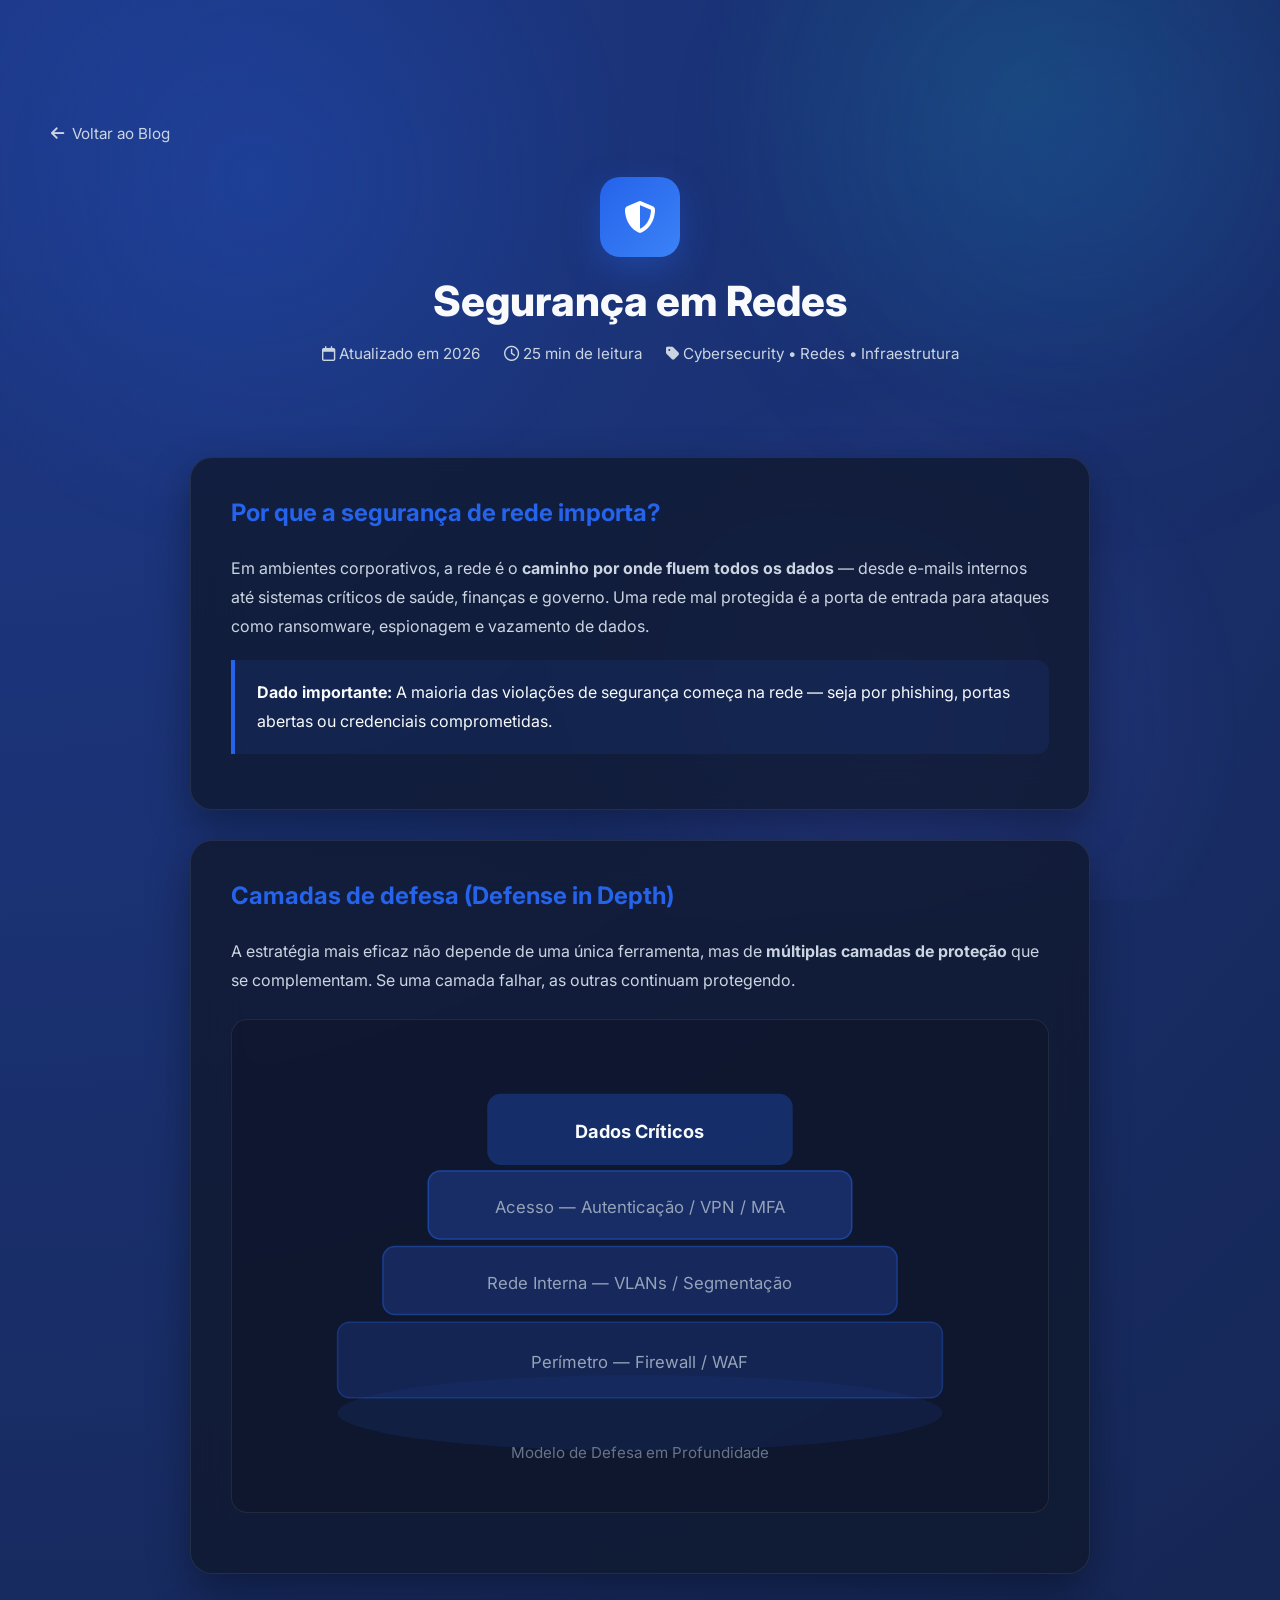
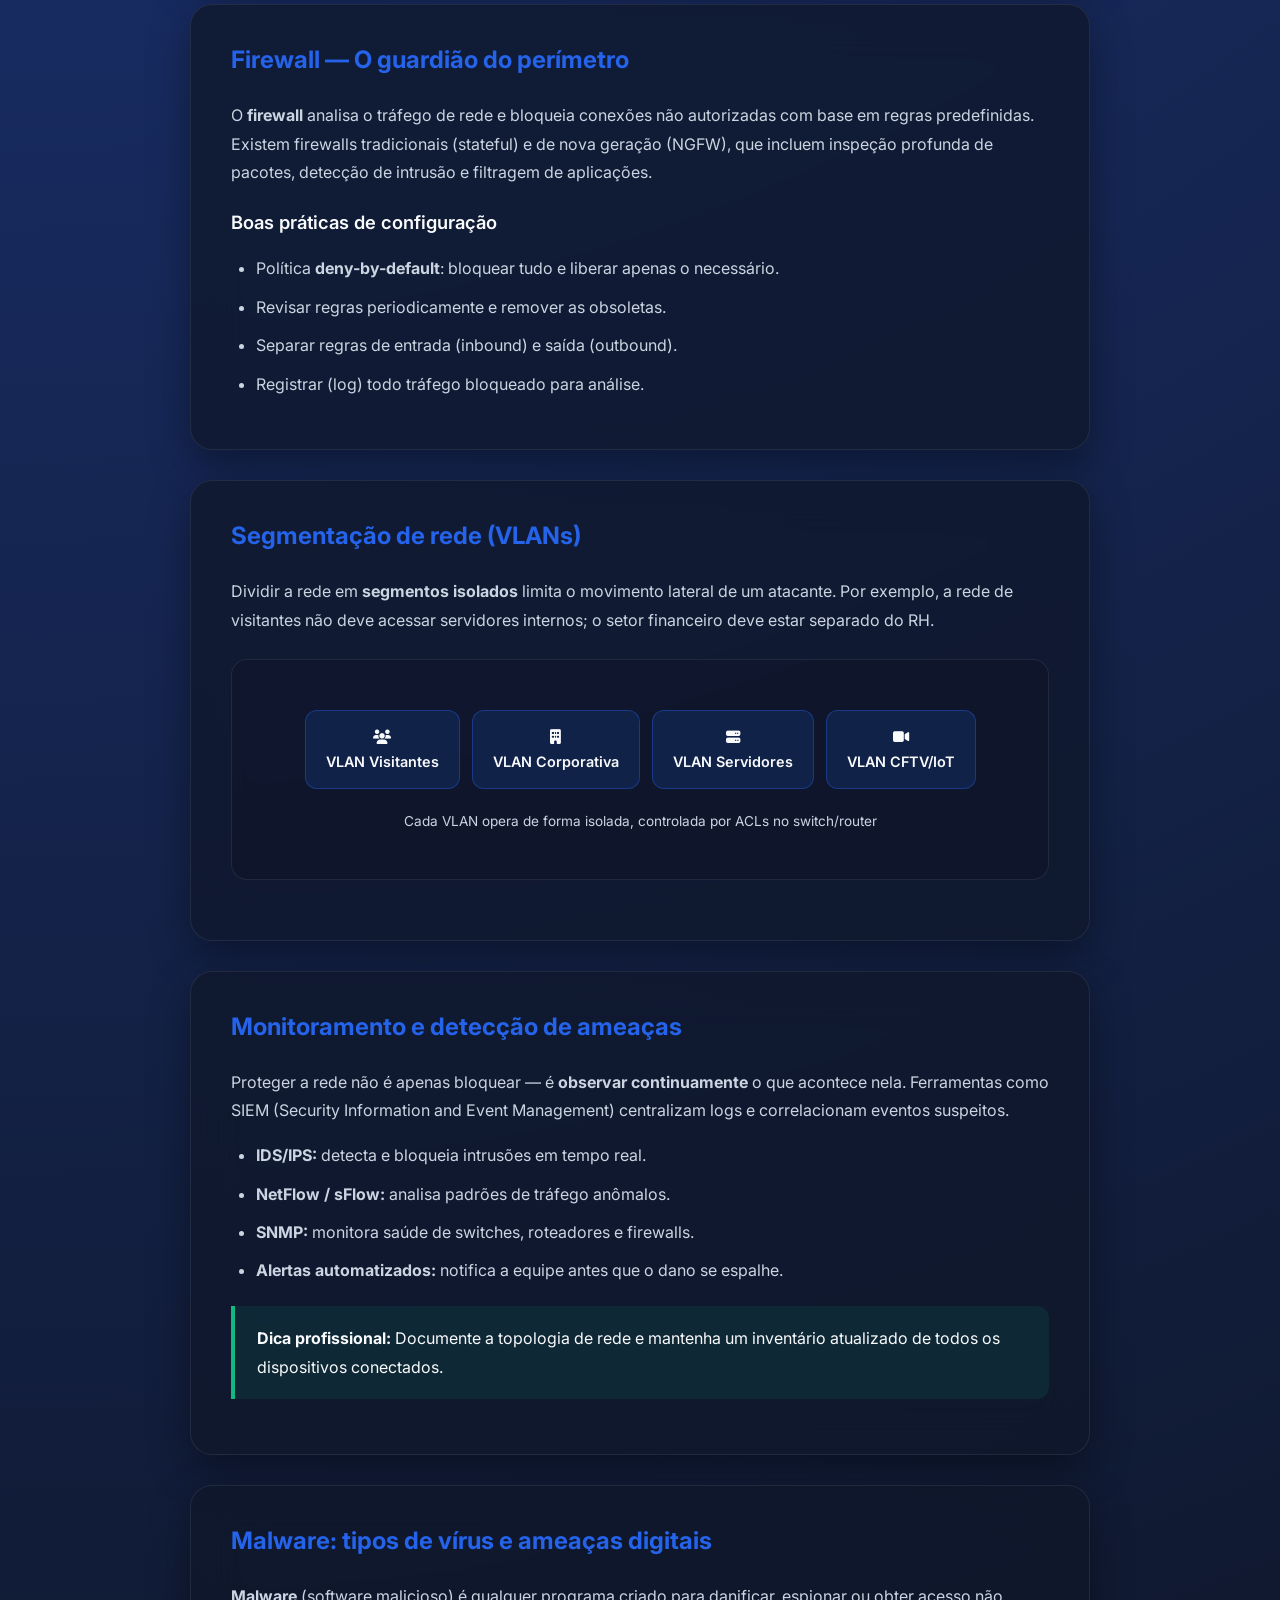
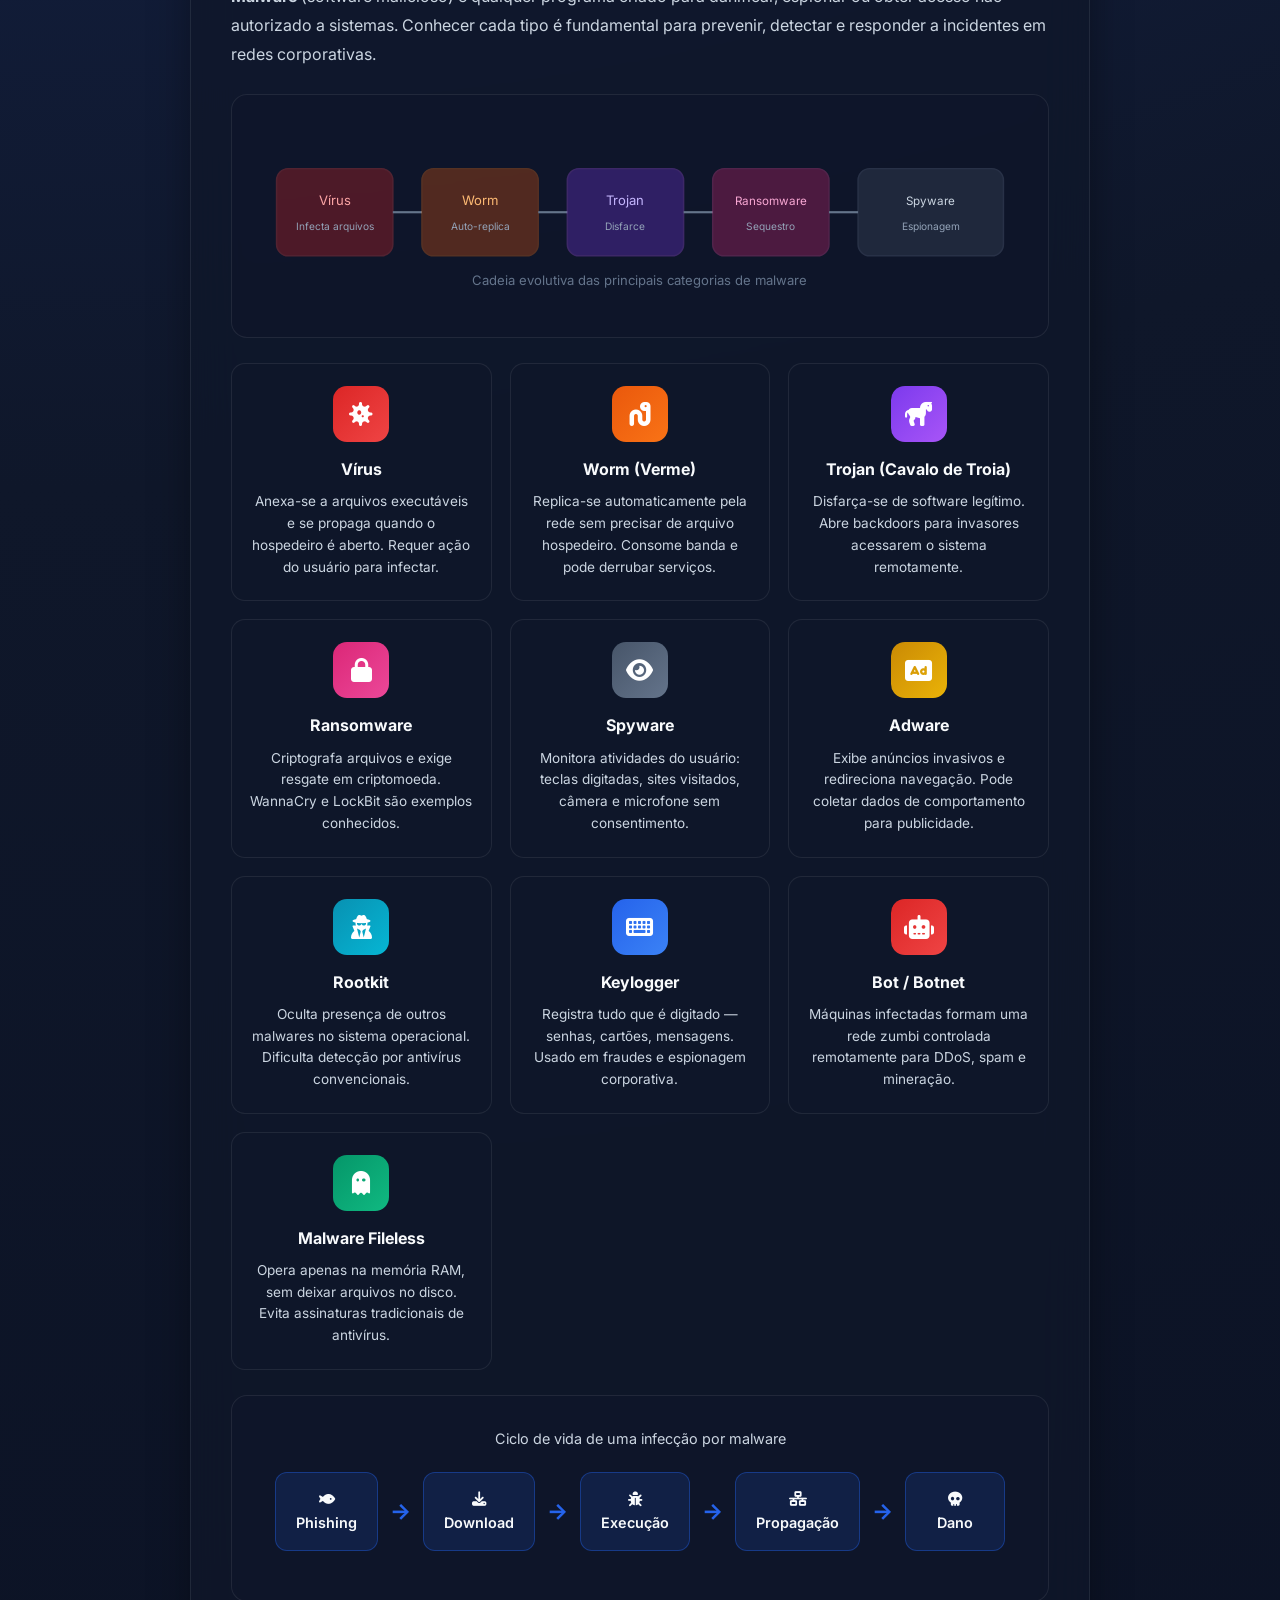
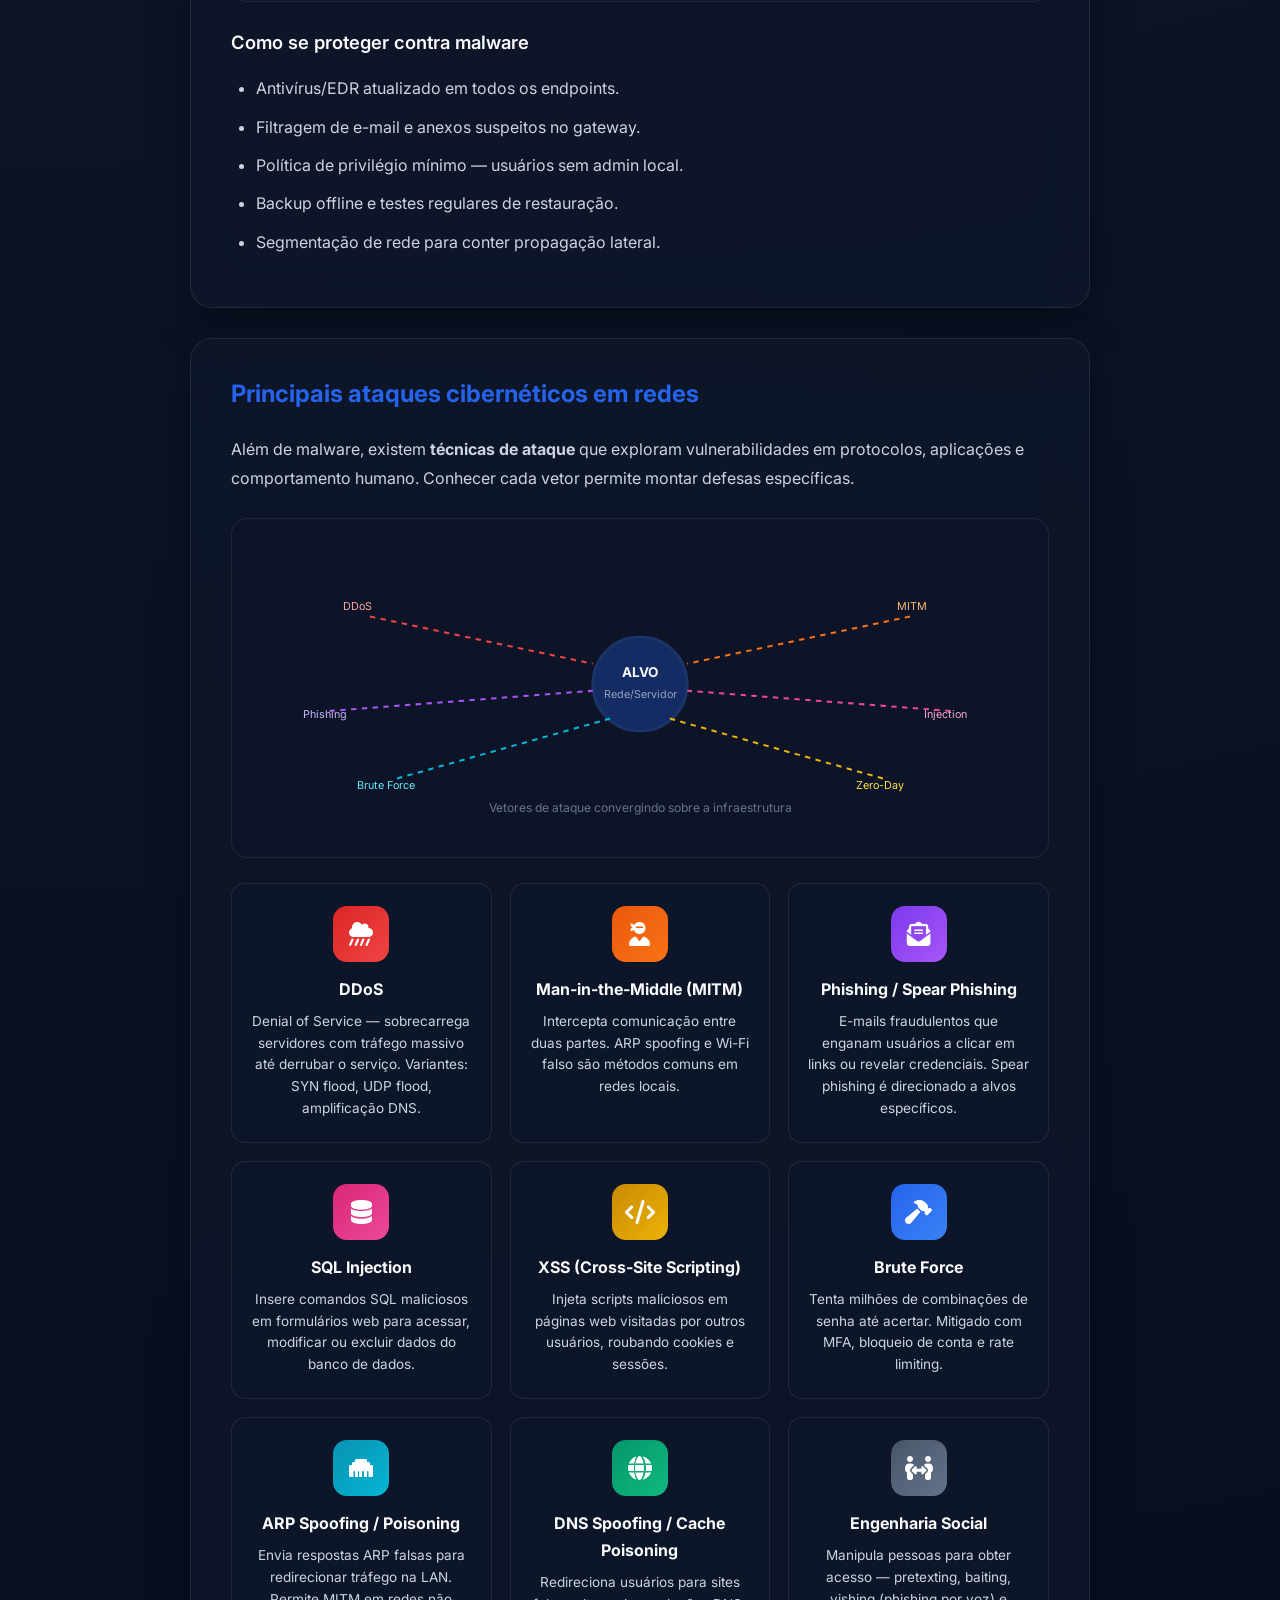
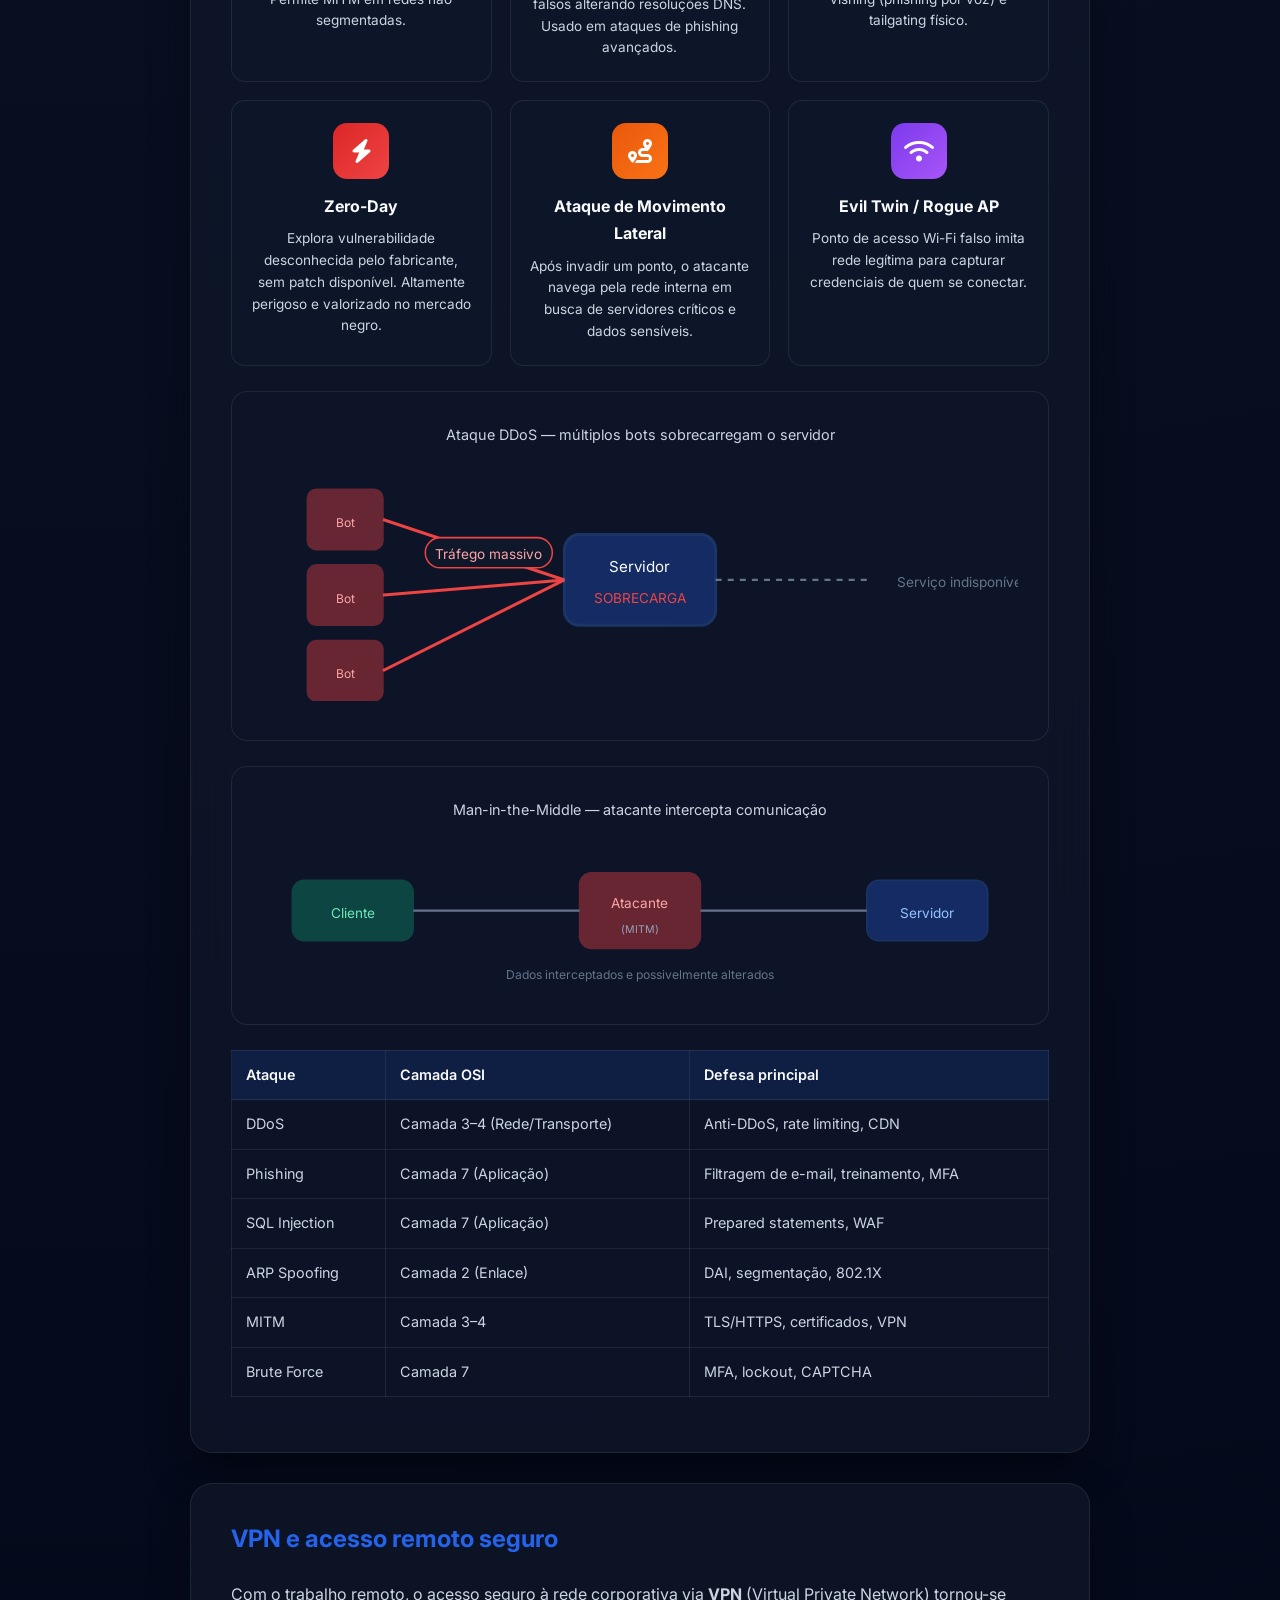
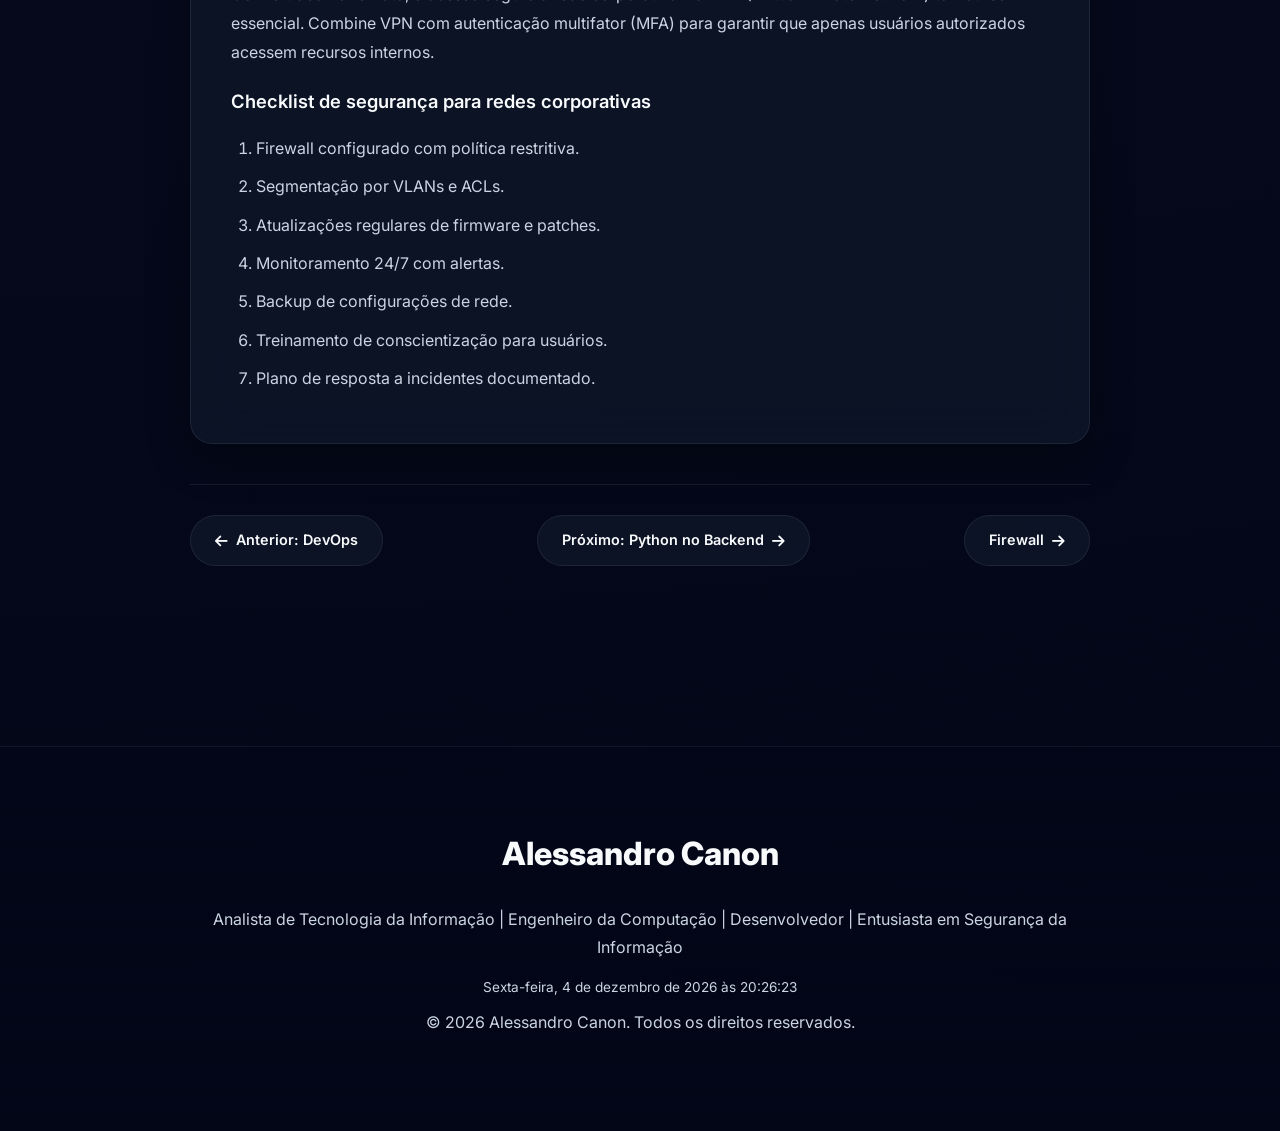
<file: blog/seguranca-em-redes.html>
<!DOCTYPE html>
<html lang="pt-BR">
<head>
    <meta charset="UTF-8">
    <meta name="viewport" content="width=device-width, initial-scale=1.0">
    <meta name="description" content="Segurança em Redes: como proteger infraestruturas corporativas com firewalls, segmentação e monitoramento.">
    <title>Segurança em Redes | Blog Técnico | Alessandro Canon</title>
    <link rel="preconnect" href="https://fonts.googleapis.com">
    <link rel="preconnect" href="https://fonts.gstatic.com" crossorigin>
    <link href="https://fonts.googleapis.com/css2?family=Inter:wght@300;400;500;600;700;800&display=swap" rel="stylesheet">
    <link rel="stylesheet" href="https://cdnjs.cloudflare.com/ajax/libs/font-awesome/6.6.0/css/all.min.css">
    <link rel="icon" href="../wwwroot/img/canon.png">
    <link rel="stylesheet" href="../wwwroot/css/style.css">
    <link rel="stylesheet" href="../wwwroot/css/blog.css">
</head>
<body>

<header class="blog-header">
    <a href="../index.html#blog" class="blog-back">
        <i class="fas fa-arrow-left"></i> Voltar ao Blog
    </a>

    <div class="blog-hero">
        <div class="blog-icon"><i class="fas fa-shield-halved"></i></div>
        <h1>Segurança em Redes</h1>
        <p class="blog-meta">
            <span><i class="far fa-calendar"></i> Atualizado em 2026</span>
            <span><i class="far fa-clock"></i> 25 min de leitura</span>
            <span><i class="fas fa-tag"></i> Cybersecurity • Redes • Infraestrutura</span>
        </p>
    </div>
</header>

<article class="blog-article">

    <div class="article-card">
        <h2>Por que a segurança de rede importa?</h2>
        <p>
            Em ambientes corporativos, a rede é o <strong>caminho por onde fluem todos os dados</strong>
            — desde e-mails internos até sistemas críticos de saúde, finanças e governo. Uma rede mal
            protegida é a porta de entrada para ataques como ransomware, espionagem e vazamento de dados.
        </p>
        <div class="info-box">
            <p><strong>Dado importante:</strong> A maioria das violações de segurança começa na rede — seja por phishing, portas abertas ou credenciais comprometidas.</p>
        </div>
    </div>

    <div class="article-card">
        <h2>Camadas de defesa (Defense in Depth)</h2>
        <p>
            A estratégia mais eficaz não depende de uma única ferramenta, mas de <strong>múltiplas camadas
            de proteção</strong> que se complementam. Se uma camada falhar, as outras continuam protegendo.
        </p>

        <div class="article-illustration">
            <svg viewBox="0 0 500 280" xmlns="http://www.w3.org/2000/svg">
                <ellipse cx="250" cy="240" rx="200" ry="25" fill="#2563eb" opacity="0.1"/>
                <rect x="50" y="180" width="400" height="50" rx="8" fill="#1e3a8a" opacity="0.4" stroke="#2563eb" stroke-width="1"/>
                <text x="250" y="210" text-anchor="middle" fill="#94a3b8" font-size="11" font-family="Inter">Perímetro — Firewall / WAF</text>
                <rect x="80" y="130" width="340" height="45" rx="8" fill="#1e3a8a" opacity="0.5" stroke="#2563eb" stroke-width="1"/>
                <text x="250" y="158" text-anchor="middle" fill="#94a3b8" font-size="11" font-family="Inter">Rede Interna — VLANs / Segmentação</text>
                <rect x="110" y="80" width="280" height="45" rx="8" fill="#1e3a8a" opacity="0.6" stroke="#2563eb" stroke-width="1"/>
                <text x="250" y="108" text-anchor="middle" fill="#94a3b8" font-size="11" font-family="Inter">Acesso — Autenticação / VPN / MFA</text>
                <rect x="150" y="30" width="200" height="45" rx="8" fill="#2563eb" opacity="0.3" stroke="#2563eb" stroke-width="2"/>
                <text x="250" y="58" text-anchor="middle" fill="#f8fafc" font-size="12" font-weight="bold" font-family="Inter">Dados Críticos</text>
                <text x="250" y="270" text-anchor="middle" fill="#64748b" font-size="10" font-family="Inter">Modelo de Defesa em Profundidade</text>
            </svg>
        </div>
    </div>

    <div class="article-card">
        <h2>Firewall — O guardião do perímetro</h2>
        <p>
            O <strong>firewall</strong> analisa o tráfego de rede e bloqueia conexões não autorizadas
            com base em regras predefinidas. Existem firewalls tradicionais (stateful) e de nova geração
            (NGFW), que incluem inspeção profunda de pacotes, detecção de intrusão e filtragem de aplicações.
        </p>
        <h3>Boas práticas de configuração</h3>
        <ul>
            <li>Política <strong>deny-by-default</strong>: bloquear tudo e liberar apenas o necessário.</li>
            <li>Revisar regras periodicamente e remover as obsoletas.</li>
            <li>Separar regras de entrada (inbound) e saída (outbound).</li>
            <li>Registrar (log) todo tráfego bloqueado para análise.</li>
        </ul>
    </div>

    <div class="article-card">
        <h2>Segmentação de rede (VLANs)</h2>
        <p>
            Dividir a rede em <strong>segmentos isolados</strong> limita o movimento lateral de um atacante.
            Por exemplo, a rede de visitantes não deve acessar servidores internos; o setor financeiro
            deve estar separado do RH.
        </p>

        <div class="article-illustration">
            <div class="diagram-flow">
                <div class="diagram-step"><i class="fas fa-users"></i><br>VLAN Visitantes</div>
                <div class="diagram-step"><i class="fas fa-building"></i><br>VLAN Corporativa</div>
                <div class="diagram-step"><i class="fas fa-server"></i><br>VLAN Servidores</div>
                <div class="diagram-step"><i class="fas fa-video"></i><br>VLAN CFTV/IoT</div>
            </div>
            <p style="margin-top:15px;color:var(--text-secondary);font-size:0.85rem;">Cada VLAN opera de forma isolada, controlada por ACLs no switch/router</p>
        </div>
    </div>

    <div class="article-card">
        <h2>Monitoramento e detecção de ameaças</h2>
        <p>
            Proteger a rede não é apenas bloquear — é <strong>observar continuamente</strong> o que
            acontece nela. Ferramentas como SIEM (Security Information and Event Management) centralizam
            logs e correlacionam eventos suspeitos.
        </p>
        <ul>
            <li><strong>IDS/IPS:</strong> detecta e bloqueia intrusões em tempo real.</li>
            <li><strong>NetFlow / sFlow:</strong> analisa padrões de tráfego anômalos.</li>
            <li><strong>SNMP:</strong> monitora saúde de switches, roteadores e firewalls.</li>
            <li><strong>Alertas automatizados:</strong> notifica a equipe antes que o dano se espalhe.</li>
        </ul>
        <div class="tip-box">
            <p><strong>Dica profissional:</strong> Documente a topologia de rede e mantenha um inventário atualizado de todos os dispositivos conectados.</p>
        </div>
    </div>

    <div class="article-card">
        <h2>Malware: tipos de vírus e ameaças digitais</h2>
        <p>
            <strong>Malware</strong> (software malicioso) é qualquer programa criado para danificar,
            espionar ou obter acesso não autorizado a sistemas. Conhecer cada tipo é fundamental
            para prevenir, detectar e responder a incidentes em redes corporativas.
        </p>

        <div class="article-illustration">
            <svg viewBox="0 0 520 120" xmlns="http://www.w3.org/2000/svg">
                <rect x="10" y="30" width="80" height="60" rx="8" fill="#dc2626" opacity="0.3" stroke="#ef4444"/>
                <text x="50" y="55" text-anchor="middle" fill="#fca5a5" font-size="9" font-family="Inter">Vírus</text>
                <text x="50" y="72" text-anchor="middle" fill="#94a3b8" font-size="7" font-family="Inter">Infecta arquivos</text>
                <line x1="90" y1="60" x2="110" y2="60" stroke="#64748b" stroke-width="1.5"/>
                <rect x="110" y="30" width="80" height="60" rx="8" fill="#ea580c" opacity="0.3" stroke="#f97316"/>
                <text x="150" y="55" text-anchor="middle" fill="#fdba74" font-size="9" font-family="Inter">Worm</text>
                <text x="150" y="72" text-anchor="middle" fill="#94a3b8" font-size="7" font-family="Inter">Auto-replica</text>
                <line x1="190" y1="60" x2="210" y2="60" stroke="#64748b" stroke-width="1.5"/>
                <rect x="210" y="30" width="80" height="60" rx="8" fill="#7c3aed" opacity="0.3" stroke="#a855f7"/>
                <text x="250" y="55" text-anchor="middle" fill="#c4b5fd" font-size="9" font-family="Inter">Trojan</text>
                <text x="250" y="72" text-anchor="middle" fill="#94a3b8" font-size="7" font-family="Inter">Disfarce</text>
                <line x1="290" y1="60" x2="310" y2="60" stroke="#64748b" stroke-width="1.5"/>
                <rect x="310" y="30" width="80" height="60" rx="8" fill="#db2777" opacity="0.3" stroke="#ec4899"/>
                <text x="350" y="55" text-anchor="middle" fill="#f9a8d4" font-size="8" font-family="Inter">Ransomware</text>
                <text x="350" y="72" text-anchor="middle" fill="#94a3b8" font-size="7" font-family="Inter">Sequestro</text>
                <line x1="390" y1="60" x2="410" y2="60" stroke="#64748b" stroke-width="1.5"/>
                <rect x="410" y="30" width="100" height="60" rx="8" fill="#475569" opacity="0.3" stroke="#64748b"/>
                <text x="460" y="55" text-anchor="middle" fill="#cbd5e1" font-size="8" font-family="Inter">Spyware</text>
                <text x="460" y="72" text-anchor="middle" fill="#94a3b8" font-size="7" font-family="Inter">Espionagem</text>
                <text x="260" y="110" text-anchor="middle" fill="#64748b" font-size="9" font-family="Inter">Cadeia evolutiva das principais categorias de malware</text>
            </svg>
        </div>

        <div class="threat-grid">
            <div class="threat-card">
                <div class="threat-icon red"><i class="fas fa-virus"></i></div>
                <h4>Vírus</h4>
                <p>Anexa-se a arquivos executáveis e se propaga quando o hospedeiro é aberto. Requer ação do usuário para infectar.</p>
            </div>
            <div class="threat-card">
                <div class="threat-icon orange"><i class="fas fa-worm"></i></div>
                <h4>Worm (Verme)</h4>
                <p>Replica-se automaticamente pela rede sem precisar de arquivo hospedeiro. Consome banda e pode derrubar serviços.</p>
            </div>
            <div class="threat-card">
                <div class="threat-icon purple"><i class="fas fa-horse"></i></div>
                <h4>Trojan (Cavalo de Troia)</h4>
                <p>Disfarça-se de software legítimo. Abre backdoors para invasores acessarem o sistema remotamente.</p>
            </div>
            <div class="threat-card">
                <div class="threat-icon pink"><i class="fas fa-lock"></i></div>
                <h4>Ransomware</h4>
                <p>Criptografa arquivos e exige resgate em criptomoeda. WannaCry e LockBit são exemplos conhecidos.</p>
            </div>
            <div class="threat-card">
                <div class="threat-icon gray"><i class="fas fa-eye"></i></div>
                <h4>Spyware</h4>
                <p>Monitora atividades do usuário: teclas digitadas, sites visitados, câmera e microfone sem consentimento.</p>
            </div>
            <div class="threat-card">
                <div class="threat-icon yellow"><i class="fas fa-ad"></i></div>
                <h4>Adware</h4>
                <p>Exibe anúncios invasivos e redireciona navegação. Pode coletar dados de comportamento para publicidade.</p>
            </div>
            <div class="threat-card">
                <div class="threat-icon cyan"><i class="fas fa-user-secret"></i></div>
                <h4>Rootkit</h4>
                <p>Oculta presença de outros malwares no sistema operacional. Dificulta detecção por antivírus convencionais.</p>
            </div>
            <div class="threat-card">
                <div class="threat-icon blue"><i class="fas fa-keyboard"></i></div>
                <h4>Keylogger</h4>
                <p>Registra tudo que é digitado — senhas, cartões, mensagens. Usado em fraudes e espionagem corporativa.</p>
            </div>
            <div class="threat-card">
                <div class="threat-icon red"><i class="fas fa-robot"></i></div>
                <h4>Bot / Botnet</h4>
                <p>Máquinas infectadas formam uma rede zumbi controlada remotamente para DDoS, spam e mineração.</p>
            </div>
            <div class="threat-card">
                <div class="threat-icon green"><i class="fas fa-ghost"></i></div>
                <h4>Malware Fileless</h4>
                <p>Opera apenas na memória RAM, sem deixar arquivos no disco. Evita assinaturas tradicionais de antivírus.</p>
            </div>
        </div>

        <div class="article-illustration">
            <p style="margin-bottom:12px;color:var(--text-secondary);font-size:0.9rem;">Ciclo de vida de uma infecção por malware</p>
            <div class="diagram-flow">
                <div class="diagram-step"><i class="fas fa-fish"></i><br>Phishing</div>
                <span class="diagram-arrow">→</span>
                <div class="diagram-step"><i class="fas fa-download"></i><br>Download</div>
                <span class="diagram-arrow">→</span>
                <div class="diagram-step"><i class="fas fa-bug"></i><br>Execução</div>
                <span class="diagram-arrow">→</span>
                <div class="diagram-step"><i class="fas fa-network-wired"></i><br>Propagação</div>
                <span class="diagram-arrow">→</span>
                <div class="diagram-step"><i class="fas fa-skull"></i><br>Dano</div>
            </div>
        </div>

        <h3>Como se proteger contra malware</h3>
        <ul>
            <li>Antivírus/EDR atualizado em todos os endpoints.</li>
            <li>Filtragem de e-mail e anexos suspeitos no gateway.</li>
            <li>Política de privilégio mínimo — usuários sem admin local.</li>
            <li>Backup offline e testes regulares de restauração.</li>
            <li>Segmentação de rede para conter propagação lateral.</li>
        </ul>
    </div>

    <div class="article-card">
        <h2>Principais ataques cibernéticos em redes</h2>
        <p>
            Além de malware, existem <strong>técnicas de ataque</strong> que exploram vulnerabilidades
            em protocolos, aplicações e comportamento humano. Conhecer cada vetor permite montar
            defesas específicas.
        </p>

        <div class="article-illustration">
            <svg viewBox="0 0 560 200" xmlns="http://www.w3.org/2000/svg">
                <circle cx="280" cy="100" r="35" fill="#2563eb" opacity="0.3" stroke="#3b82f6" stroke-width="2"/>
                <text x="280" y="95" text-anchor="middle" fill="#f8fafc" font-size="10" font-weight="bold" font-family="Inter">ALVO</text>
                <text x="280" y="110" text-anchor="middle" fill="#94a3b8" font-size="8" font-family="Inter">Rede/Servidor</text>
                <line x1="80" y1="50" x2="245" y2="85" stroke="#ef4444" stroke-width="1.5" stroke-dasharray="4"/>
                <text x="60" y="45" fill="#fca5a5" font-size="8" font-family="Inter">DDoS</text>
                <line x1="480" y1="50" x2="315" y2="85" stroke="#f97316" stroke-width="1.5" stroke-dasharray="4"/>
                <text x="470" y="45" fill="#fdba74" font-size="8" font-family="Inter">MITM</text>
                <line x1="50" y1="120" x2="245" y2="105" stroke="#a855f7" stroke-width="1.5" stroke-dasharray="4"/>
                <text x="30" y="125" fill="#c4b5fd" font-size="8" font-family="Inter">Phishing</text>
                <line x1="510" y1="120" x2="315" y2="105" stroke="#ec4899" stroke-width="1.5" stroke-dasharray="4"/>
                <text x="490" y="125" fill="#f9a8d4" font-size="8" font-family="Inter">Injection</text>
                <line x1="100" y1="170" x2="260" y2="125" stroke="#06b6d4" stroke-width="1.5" stroke-dasharray="4"/>
                <text x="70" y="178" fill="#67e8f9" font-size="8" font-family="Inter">Brute Force</text>
                <line x1="460" y1="170" x2="300" y2="125" stroke="#eab308" stroke-width="1.5" stroke-dasharray="4"/>
                <text x="440" y="178" fill="#fde047" font-size="8" font-family="Inter">Zero-Day</text>
                <text x="280" y="195" text-anchor="middle" fill="#64748b" font-size="9" font-family="Inter">Vetores de ataque convergindo sobre a infraestrutura</text>
            </svg>
        </div>

        <div class="threat-grid">
            <div class="threat-card">
                <div class="threat-icon red"><i class="fas fa-cloud-showers-heavy"></i></div>
                <h4>DDoS</h4>
                <p>Denial of Service — sobrecarrega servidores com tráfego massivo até derrubar o serviço. Variantes: SYN flood, UDP flood, amplificação DNS.</p>
            </div>
            <div class="threat-card">
                <div class="threat-icon orange"><i class="fas fa-user-ninja"></i></div>
                <h4>Man-in-the-Middle (MITM)</h4>
                <p>Intercepta comunicação entre duas partes. ARP spoofing e Wi-Fi falso são métodos comuns em redes locais.</p>
            </div>
            <div class="threat-card">
                <div class="threat-icon purple"><i class="fas fa-envelope-open-text"></i></div>
                <h4>Phishing / Spear Phishing</h4>
                <p>E-mails fraudulentos que enganam usuários a clicar em links ou revelar credenciais. Spear phishing é direcionado a alvos específicos.</p>
            </div>
            <div class="threat-card">
                <div class="threat-icon pink"><i class="fas fa-database"></i></div>
                <h4>SQL Injection</h4>
                <p>Insere comandos SQL maliciosos em formulários web para acessar, modificar ou excluir dados do banco de dados.</p>
            </div>
            <div class="threat-card">
                <div class="threat-icon yellow"><i class="fas fa-code"></i></div>
                <h4>XSS (Cross-Site Scripting)</h4>
                <p>Injeta scripts maliciosos em páginas web visitadas por outros usuários, roubando cookies e sessões.</p>
            </div>
            <div class="threat-card">
                <div class="threat-icon blue"><i class="fas fa-hammer"></i></div>
                <h4>Brute Force</h4>
                <p>Tenta milhões de combinações de senha até acertar. Mitigado com MFA, bloqueio de conta e rate limiting.</p>
            </div>
            <div class="threat-card">
                <div class="threat-icon cyan"><i class="fas fa-ethernet"></i></div>
                <h4>ARP Spoofing / Poisoning</h4>
                <p>Envia respostas ARP falsas para redirecionar tráfego na LAN. Permite MITM em redes não segmentadas.</p>
            </div>
            <div class="threat-card">
                <div class="threat-icon green"><i class="fas fa-globe"></i></div>
                <h4>DNS Spoofing / Cache Poisoning</h4>
                <p>Redireciona usuários para sites falsos alterando resoluções DNS. Usado em ataques de phishing avançados.</p>
            </div>
            <div class="threat-card">
                <div class="threat-icon gray"><i class="fas fa-people-arrows"></i></div>
                <h4>Engenharia Social</h4>
                <p>Manipula pessoas para obter acesso — pretexting, baiting, vishing (phishing por voz) e tailgating físico.</p>
            </div>
            <div class="threat-card">
                <div class="threat-icon red"><i class="fas fa-bolt"></i></div>
                <h4>Zero-Day</h4>
                <p>Explora vulnerabilidade desconhecida pelo fabricante, sem patch disponível. Altamente perigoso e valorizado no mercado negro.</p>
            </div>
            <div class="threat-card">
                <div class="threat-icon orange"><i class="fas fa-route"></i></div>
                <h4>Ataque de Movimento Lateral</h4>
                <p>Após invadir um ponto, o atacante navega pela rede interna em busca de servidores críticos e dados sensíveis.</p>
            </div>
            <div class="threat-card">
                <div class="threat-icon purple"><i class="fas fa-wifi"></i></div>
                <h4>Evil Twin / Rogue AP</h4>
                <p>Ponto de acesso Wi-Fi falso imita rede legítima para capturar credenciais de quem se conectar.</p>
            </div>
        </div>

        <div class="article-illustration">
            <p style="margin-bottom:12px;color:var(--text-secondary);font-size:0.9rem;">Ataque DDoS — múltiplos bots sobrecarregam o servidor</p>
            <svg viewBox="0 0 500 160" xmlns="http://www.w3.org/2000/svg">
                <rect x="30" y="20" width="50" height="40" rx="6" fill="#ef4444" opacity="0.4" stroke="#ef4444"/>
                <text x="55" y="45" text-anchor="middle" fill="#fca5a5" font-size="8" font-family="Inter">Bot</text>
                <rect x="30" y="70" width="50" height="40" rx="6" fill="#ef4444" opacity="0.4" stroke="#ef4444"/>
                <text x="55" y="95" text-anchor="middle" fill="#fca5a5" font-size="8" font-family="Inter">Bot</text>
                <rect x="30" y="120" width="50" height="40" rx="6" fill="#ef4444" opacity="0.4" stroke="#ef4444"/>
                <text x="55" y="145" text-anchor="middle" fill="#fca5a5" font-size="8" font-family="Inter">Bot</text>
                <line x1="80" y1="40" x2="200" y2="80" stroke="#ef4444" stroke-width="2"/>
                <line x1="80" y1="90" x2="200" y2="80" stroke="#ef4444" stroke-width="2"/>
                <line x1="80" y1="140" x2="200" y2="80" stroke="#ef4444" stroke-width="2"/>
                <rect x="108" y="52" width="84" height="20" rx="10" fill="#0f172a" stroke="#ef4444" stroke-width="1"/>
                <text x="150" y="66" text-anchor="middle" fill="#fca5a5" font-size="9" font-family="Inter">Tráfego massivo</text>
                <rect x="200" y="50" width="100" height="60" rx="10" fill="#2563eb" opacity="0.3" stroke="#3b82f6" stroke-width="2"/>
                <text x="250" y="75" text-anchor="middle" fill="#f8fafc" font-size="10" font-family="Inter">Servidor</text>
                <text x="250" y="95" text-anchor="middle" fill="#ef4444" font-size="9" font-family="Inter">SOBRECARGA</text>
                <line x1="300" y1="80" x2="400" y2="80" stroke="#64748b" stroke-width="1.5" stroke-dasharray="4"/>
                <text x="420" y="85" fill="#64748b" font-size="9" font-family="Inter">Serviço indisponível</text>
            </svg>
        </div>

        <div class="article-illustration">
            <p style="margin-bottom:12px;color:var(--text-secondary);font-size:0.9rem;">Man-in-the-Middle — atacante intercepta comunicação</p>
            <svg viewBox="0 0 500 100" xmlns="http://www.w3.org/2000/svg">
                <rect x="20" y="30" width="80" height="40" rx="8" fill="#10b981" opacity="0.3" stroke="#10b981"/>
                <text x="60" y="55" text-anchor="middle" fill="#6ee7b7" font-size="9" font-family="Inter">Cliente</text>
                <rect x="210" y="25" width="80" height="50" rx="8" fill="#ef4444" opacity="0.4" stroke="#ef4444"/>
                <text x="250" y="48" text-anchor="middle" fill="#fca5a5" font-size="9" font-family="Inter">Atacante</text>
                <text x="250" y="65" text-anchor="middle" fill="#94a3b8" font-size="7" font-family="Inter">(MITM)</text>
                <rect x="400" y="30" width="80" height="40" rx="8" fill="#2563eb" opacity="0.3" stroke="#3b82f6"/>
                <text x="440" y="55" text-anchor="middle" fill="#93c5fd" font-size="9" font-family="Inter">Servidor</text>
                <line x1="100" y1="50" x2="210" y2="50" stroke="#64748b" stroke-width="1.5"/>
                <line x1="290" y1="50" x2="400" y2="50" stroke="#64748b" stroke-width="1.5"/>
                <text x="250" y="95" text-anchor="middle" fill="#64748b" font-size="8" font-family="Inter">Dados interceptados e possivelmente alterados</text>
            </svg>
        </div>

        <table class="comparison-table">
            <thead>
                <tr>
                    <th>Ataque</th>
                    <th>Camada OSI</th>
                    <th>Defesa principal</th>
                </tr>
            </thead>
            <tbody>
                <tr><td>DDoS</td><td>Camada 3–4 (Rede/Transporte)</td><td>Anti-DDoS, rate limiting, CDN</td></tr>
                <tr><td>Phishing</td><td>Camada 7 (Aplicação)</td><td>Filtragem de e-mail, treinamento, MFA</td></tr>
                <tr><td>SQL Injection</td><td>Camada 7 (Aplicação)</td><td>Prepared statements, WAF</td></tr>
                <tr><td>ARP Spoofing</td><td>Camada 2 (Enlace)</td><td>DAI, segmentação, 802.1X</td></tr>
                <tr><td>MITM</td><td>Camada 3–4</td><td>TLS/HTTPS, certificados, VPN</td></tr>
                <tr><td>Brute Force</td><td>Camada 7</td><td>MFA, lockout, CAPTCHA</td></tr>
            </tbody>
        </table>
    </div>

    <div class="article-card">
        <h2>VPN e acesso remoto seguro</h2>
        <p>
            Com o trabalho remoto, o acesso seguro à rede corporativa via <strong>VPN</strong>
            (Virtual Private Network) tornou-se essencial. Combine VPN com autenticação multifator (MFA)
            para garantir que apenas usuários autorizados acessem recursos internos.
        </p>
        <h3>Checklist de segurança para redes corporativas</h3>
        <ol>
            <li>Firewall configurado com política restritiva.</li>
            <li>Segmentação por VLANs e ACLs.</li>
            <li>Atualizações regulares de firmware e patches.</li>
            <li>Monitoramento 24/7 com alertas.</li>
            <li>Backup de configurações de rede.</li>
            <li>Treinamento de conscientização para usuários.</li>
            <li>Plano de resposta a incidentes documentado.</li>
        </ol>
    </div>

    <div class="blog-nav-footer">
        <a href="devops-na-pratica.html"><i class="fas fa-arrow-left"></i> Anterior: DevOps</a>
        <a href="python-no-backend.html">Próximo: Python no Backend <i class="fas fa-arrow-right"></i></a>
        <a href="firewall.html">Firewall <i class="fas fa-arrow-right"></i></a>
    </div>

</article>

<footer>
    <div class="footer-content">
        <h3>Alessandro Canon</h3>
        <p>Analista de Tecnologia da Informação | Engenheiro da Computação | Desenvolvedor | Entusiasta em Segurança da Informação</p>
        <p id="datetime" class="datetime-display"></p>
        <p>© 2026 Alessandro Canon. Todos os direitos reservados.</p>
    </div>
</footer>

<script src="../wwwroot/js/script.js"></script>
</body>
</html>
</file>
<file: wwwroot/css/style.css>
/* ==========================================
   GOOGLE FONT
========================================== */
@import url('https://fonts.googleapis.com/css2?family=Inter:wght@300;400;500;600;700;800&display=swap');

/* ==========================================
   VARIÁVEIS
========================================== */
:root {
    --primary: #2563eb;
    --primary-dark: #1d4ed8;
    --secondary: #0f172a;
    --background: #020617;
    --surface: rgba(15, 23, 42, 0.75);
    --surface-light: rgba(30, 41, 59, 0.85);
    --text: #f8fafc;
    --text-secondary: #cbd5e1;
    --border: rgba(255, 255, 255, 0.08);
    --success: #10b981;
    --shadow:
        0 15px 40px rgba(0,0,0,.35);
    --radius: 22px;
    --transition: .35s ease;
}

/* ==========================================
   RESET
========================================== */

* {
    margin: 0;
    padding: 0;
    box-sizing: border-box;
}

html {
    scroll-behavior: smooth;
}

body {
    font-family: 'Inter', sans-serif;
    background:
        radial-gradient(circle at top left,
        #1e3a8a 0%,
        #0f172a 40%,
        #020617 100%);
    color: var(--text);
    overflow-x: hidden;
    line-height: 1.7;
    min-height: 100vh;
}

/* Fundo com partículas suaves */
body::before {
    content: "";
    position: fixed;
    inset: 0;
    background:
        radial-gradient(
            circle at 20% 20%,
            rgba(37,99,235,.20),
            transparent 30%
        ),
        radial-gradient(
            circle at 80% 10%,
            rgba(16,185,129,.15),
            transparent 25%
        ),
        radial-gradient(
            circle at 70% 80%,
            rgba(99,102,241,.18),
            transparent 30%
        );
    z-index: -2;
}

/* Efeito de brilho */
body::after {
    content: "";
    position: fixed;
    width: 700px;
    height: 700px;
    background:
        radial-gradient(
            rgba(37,99,235,.18),
            transparent 70%
        );
    top: -200px;
    right: -150px;
    z-index: -1;
    filter: blur(60px);
}

/* ==========================================
   SCROLLBAR
========================================== */

::-webkit-scrollbar {
    width: 10px;
}

::-webkit-scrollbar-track {
    background: #020617;
}

::-webkit-scrollbar-thumb {
    background: #2563eb;
    border-radius: 20px;
}

::-webkit-scrollbar-thumb:hover {
    background: #3b82f6;
}

/* ==========================================
   SECTIONS
========================================== */

section {
    width: min(1200px, 92%);
    margin: auto;
    padding: 100px 0;
}

section h2 {
    font-size: 2.4rem;
    font-weight: 800;
    margin-bottom: 50px;
    text-align: center;
    position: relative;
}

section h2::after {
    content: "";
    width: 90px;
    height: 4px;
    background: var(--primary);
    display: block;
    margin: 18px auto;
    border-radius: 10px;
}

/* ==========================================
   LINKS
========================================== */

a {
    color: inherit;
    text-decoration: none;
    transition: var(--transition);
}

a:hover {
    color: var(--primary);
}

/* ==========================================
   IMAGENS
========================================== */

img {
    max-width: 100%;
    display: block;
}

/* ==========================================
   CONTAINER PADRÃO
========================================== */

.container {
    width: min(1200px, 92%);
    margin: auto;
}
/* ==========================================
   NAVBAR
========================================== */

.navbar {
    width: 100%;
    padding: 25px 8%;
    display: flex;
    justify-content: space-between;
    align-items: center;
    position: fixed;
    top: 0;
    left: 0;
    z-index: 999;
    background: rgba(2, 6, 23, 0.75);
    backdrop-filter: blur(20px);
    border-bottom: 1px solid rgba(255,255,255,.06);
}

.logo {
    font-size: 1.6rem;
    font-weight: 800;
    color: var(--text);
    letter-spacing: 1px;
    flex-shrink: 0;
}

.logo span {
    color: var(--primary);
}

.navbar-actions {
    display: flex;
    align-items: center;
    gap: 10px;
    flex-shrink: 0;
}

.nav-toggle {
    display: none;
}

.navbar ul,
.navbar .nav-menu {
    display: flex;
    flex: 1;
    justify-content: center;
    gap: 35px;
    list-style: none;
}

.navbar ul li a,
.navbar .nav-menu li a {
    color: var(--text-secondary);
    font-size: .95rem;
    font-weight: 600;
    transition: var(--transition);
}

.navbar ul li a:hover,
.navbar .nav-menu li a:hover {
    color: var(--primary);
}

/* ==========================================
   HERO
========================================== */

.hero {
    min-height: 100vh;
    display: flex;
    flex-direction: column;
    justify-content: center;
    align-items: center;
    padding: 160px 30px 120px;
}

.hero-content {
    width: 100%;
    max-width: 1000px;
    text-align: center;
}

/* ==========================================
   FOTO
========================================== */

.profile {
    width: 260px;
    height: 260px;
    object-fit: cover;
    border-radius: 50%;
    margin: 0 auto 35px;
    border: 6px solid rgba(255,255,255,.08);
    background: rgba(255,255,255,.04);
    box-shadow:
        0 20px 60px rgba(0,0,0,.45),
        0 0 80px rgba(37,99,235,.25);
    transition: .5s;
}

.profile:hover {
    transform: translateY(-8px);
    box-shadow:
        0 30px 70px rgba(0,0,0,.50),
        0 0 100px rgba(37,99,235,.35);
}

/* ==========================================
   TITULOS HERO
========================================== */

.hero h1 {
    font-size: clamp(2.5rem, 6vw, 4.8rem);
    line-height: 1.1;
    font-weight: 800;
    margin-bottom: 12px;
}

.hero h1 span {
    color: var(--primary);
}

.hero h2 {
    font-size: clamp(1.2rem, 2vw, 1.7rem);
    color: var(--text-secondary);
    font-weight: 500;
    margin-bottom: 30px;
}

/* ==========================================
   BADGE HCFMB
========================================== */

.current-badge {
    display: inline-flex;
    align-items: center;
    gap: 10px;
    padding: 12px 24px;
    border-radius: 50px;
    background: rgba(16,185,129,.15);
    border: 1px solid rgba(16,185,129,.25);
    color: #34d399;
    font-weight: 700;
    margin-bottom: 30px;
    backdrop-filter: blur(15px);
}

/* ==========================================
   DESCRIÇÃO
========================================== */

.hero-description {
    max-width: 850px;
    margin: auto;
    font-size: 1.15rem;
    color: var(--text-secondary);
    margin-bottom: 40px;
}

/* ==========================================
   REDES SOCIAIS
========================================== */

.socials {
    display: flex;
    justify-content: center;
    gap: 20px;
    margin-bottom: 35px;
}

.socials a {
    width: 55px;
    height: 55px;
    border-radius: 18px;
    background: rgba(255,255,255,.06);
    display: flex;
    justify-content: center;
    align-items: center;
    color: var(--text);
    font-size: 1.25rem;
    border: 1px solid rgba(255,255,255,.05);
    transition: .35s;
}

.socials a:hover {
    background: var(--primary);
    transform: translateY(-6px);
}

/* ==========================================
   BOTÃO DOWNLOAD
========================================== */

.btn-download {
    display: inline-block;
    padding: 16px 38px;
    border-radius: 50px;
    background: linear-gradient(
        135deg,
        var(--primary),
        #3b82f6
    );
    color: white;
    font-weight: 700;
    letter-spacing: .5px;
    box-shadow:
        0 12px 35px rgba(37,99,235,.35);
    transition: .35s;
}

.btn-download:hover {
    transform: translateY(-4px);
    box-shadow:
        0 18px 45px rgba(37,99,235,.45);
    color: #fff;
}

/* ==========================================
   ESTATÍSTICAS
========================================== */

.stats {
    display: grid;
    grid-template-columns:
        repeat(auto-fit, minmax(220px, 1fr));
    gap: 30px;
}

.stat-card {
    background: var(--surface);
    border: 1px solid var(--border);
    border-radius: var(--radius);
    padding: 40px 30px;
    text-align: center;
    backdrop-filter: blur(25px);
    transition: .35s;
    box-shadow: var(--shadow);
}

.stat-card:hover {
    transform: translateY(-10px);
}

.stat-card h3 {
    font-size: 2.6rem;
    color: var(--primary);
    margin-bottom: 10px;
    font-weight: 800;
}

.stat-card p {
    color: var(--text-secondary);
    font-size: 1rem;
}
/* ==========================================
   GRID PADRÃO
========================================== */

.grid {
    display: grid;
    grid-template-columns:
        repeat(auto-fit, minmax(320px, 1fr));
    gap: 30px;
}

/* ==========================================
   CARDS
========================================== */

.card {
    background: var(--surface);
    border: 1px solid var(--border);
    border-radius: var(--radius);
    padding: 35px;
    backdrop-filter: blur(20px);
    box-shadow: var(--shadow);
    transition: .4s;
}

.card:hover {
    transform: translateY(-8px);
    border-color: rgba(37, 99, 235, .45);
    box-shadow:
        0 20px 45px rgba(0,0,0,.45),
        0 0 35px rgba(37,99,235,.15);
}

.card h3 {
    font-size: 1.4rem;
    margin-bottom: 15px;
    font-weight: 700;
    color: var(--text);
}

.card h4 {
    font-size: 1rem;
    margin-bottom: 18px;
    color: var(--primary);
    font-weight: 600;
}

.card p {
    color: var(--text-secondary);
}

.card .date {
    display: inline-block;
    margin-top: 25px;
    color: var(--primary);
    font-weight: 700;
    font-size: .95rem;
}

/* ==========================================
   BADGES
========================================== */

.badges {
    display: flex;
    flex-wrap: wrap;
    gap: 15px;
    justify-content: center;
}

.badges span {
    padding: 12px 22px;
    background: rgba(37,99,235,.12);
    border: 1px solid rgba(37,99,235,.25);
    border-radius: 40px;
    color: #93c5fd;
    font-size: .95rem;
    font-weight: 600;
    transition: .35s;
}

.badges span:hover {
    background: rgba(37,99,235,.22);
    transform: translateY(-4px);
}

/* ==========================================
   ESPECIALIDADES
========================================== */

#especialidades .badges {
    margin-top: 50px;
}

/* ==========================================
   TIMELINE
========================================== */

.timeline {
    position: relative;
    max-width: 1000px;
    margin: auto;
}

.timeline::before {
    content: "";
    position: absolute;
    width: 4px;
    background: rgba(37,99,235,.5);
    top: 0;
    bottom: 0;
    left: 28px;
    border-radius: 20px;
}

.timeline-card {
    position: relative;
    background: var(--surface);
    border: 1px solid var(--border);
    border-radius: var(--radius);
    padding: 35px;
    margin-bottom: 40px;
    margin-left: 80px;
    backdrop-filter: blur(20px);
    box-shadow: var(--shadow);
    transition: .35s;
}

.timeline-card:hover {
    transform: translateY(-8px);
}

.timeline-card::before {
    content: "";
    position: absolute;
    width: 22px;
    height: 22px;
    border-radius: 50%;
    background: var(--primary);
    left: -64px;
    top: 40px;
    box-shadow:
        0 0 25px rgba(37,99,235,.8);
}

.timeline-card .date {
    display: inline-block;
    margin-bottom: 15px;
    color: var(--primary);
    font-weight: 700;
}

.timeline-card h3 {
    font-size: 1.4rem;
    margin-bottom: 10px;
}

.timeline-card h4 {
    color: var(--text-secondary);
    margin-bottom: 20px;
    font-weight: 600;
}

.timeline-card p {
    color: var(--text-secondary);
}

.timeline-card ul {
    margin-top: 20px;
    margin-left: 20px;
    color: var(--text-secondary);
}

.timeline-card li {
    margin-bottom: 10px;
}

/* ==========================================
   FORMAÇÃO
========================================== */

#formacao .card {
    min-height: 320px;
}

/* ==========================================
   PROJETOS
========================================== */

#projetos .card {
    min-height: 330px;
}

#projetos .badges {
    justify-content: flex-start;
    margin-top: 30px;
}

#projetos .card h3 {
    margin-bottom: 20px;
}

#projetos .card:hover {
    border-color: rgba(16,185,129,.35);
    box-shadow:
        0 20px 50px rgba(0,0,0,.45),
        0 0 35px rgba(16,185,129,.15);
}
/* ==========================================
   SKILLS
========================================== */

#skills .badges {
    margin-top: 50px;
}

#skills .badges span {
    background: rgba(99, 102, 241, .12);
    border: 1px solid rgba(99, 102, 241, .25);
    color: #c7d2fe;
}

#skills .badges span:hover {
    background: rgba(99, 102, 241, .22);
}

/* ==========================================
   CERTIFICAÇÕES
========================================== */

#certificacoes .grid {
    grid-template-columns:
        repeat(auto-fit, minmax(260px, 1fr));
}

#certificacoes .card {
    text-align: center;
    padding: 30px;
    font-weight: 600;
    min-height: 120px;

    display: flex;
    justify-content: center;
    align-items: center;

    background:
        linear-gradient(
            135deg,
            rgba(37, 99, 235, .08),
            rgba(15, 23, 42, .95)
        );
}

#certificacoes .card:hover {
    transform: translateY(-8px) scale(1.02);
}

/* ==========================================
   OBJETIVO PROFISSIONAL
========================================== */

#objetivo .card {
    max-width: 900px;
    margin: auto;
    text-align: center;
}

#objetivo p {
    font-size: 1.15rem;
    color: var(--text-secondary);
}

/* ==========================================
   ÁREAS DE INTERESSE
========================================== */

#interesses .badges {
    margin-top: 50px;
}

#interesses .badges span {
    background: rgba(16, 185, 129, .12);
    border: 1px solid rgba(16, 185, 129, .25);
    color: #6ee7b7;
}

#interesses .badges span:hover {
    background: rgba(16, 185, 129, .22);
}

/* ==========================================
   IDIOMAS
========================================== */

#idiomas .card {
    text-align: center;
}

#idiomas h3 {
    margin-bottom: 20px;
}

#idiomas p {
    font-size: 1.1rem;
    color: var(--primary);
    font-weight: 700;
}

/* ==========================================
   CONTATO
========================================== */

#contato .grid {
    grid-template-columns:
        repeat(auto-fit, minmax(280px, 1fr));
}

#contato .card {
    text-align: center;
}

#contato h3 {
    margin-bottom: 20px;
}

#contato i {
    color: var(--primary);
    margin-right: 10px;
}

#contato .socials {
    margin-top: 35px;
}

/* ==========================================
   FOOTER
========================================== */

footer {
    margin-top: 100px;
    padding: 80px 30px;
    background:
        linear-gradient(
            180deg,
            rgba(2,6,23,.30),
            rgba(2,6,23,.95)
        );

    border-top:
        1px solid rgba(255,255,255,.06);
}

.footer-content {
    max-width: 900px;
    margin: auto;
    text-align: center;
}

.footer-content h3 {
    font-size: 2rem;
    margin-bottom: 25px;
    font-weight: 800;
}

.footer-content p {
    color: var(--text-secondary);
    margin-bottom: 15px;
}

.footer-content i {
    color: #ef4444;
}

/* ==========================================
   ANIMAÇÃO DE HOVER DOS CARDS
========================================== */

.card,
.timeline-card,
.stat-card {
    position: relative;
    overflow: hidden;
}

.card::before,
.timeline-card::before,
.stat-card::before {
    transition: .4s;
}

.card:hover,
.timeline-card:hover,
.stat-card:hover {
    box-shadow:
        0 25px 60px rgba(0,0,0,.45);
}
/* ==========================================
   ANIMAÇÕES
========================================== */

@keyframes fadeUp {
    from {
        opacity: 0;
        transform: translateY(35px);
    }

    to {
        opacity: 1;
        transform: translateY(0);
    }
}

.hero-content,
.card,
.timeline-card,
.stat-card {
    animation: fadeUp .8s ease;
}

/* ==========================================
   SELEÇÃO DE TEXTO
========================================== */

::selection {
    background: rgba(37, 99, 235, .35);
    color: #fff;
}

/* ==========================================
   EFEITO DE BRILHO NOS CARDS
========================================== */

.card::after,
.timeline-card::after,
.stat-card::after {
    content: "";
    position: absolute;
    width: 250px;
    height: 250px;
    background:
        radial-gradient(
            rgba(255,255,255,.08),
            transparent 70%
        );

    top: -150px;
    right: -150px;
    pointer-events: none;
}

/* ==========================================
   NAVBAR TABLET
========================================== */

@media (max-width: 1100px) {

    .navbar {
        padding: 20px 5%;
    }

    .navbar ul,
    .navbar .nav-menu {
        gap: 18px;
    }

    .navbar ul li a,
    .navbar .nav-menu li a {
        font-size: .90rem;
    }
}

/* ==========================================
   RESPONSIVO TABLET
========================================== */

@media (max-width: 900px) {

    section {
        padding: 80px 0;
    }

    .hero {
        padding-top: 180px;
    }

    .profile {
        width: 220px;
        height: 220px;
    }

    .timeline::before {
        left: 20px;
    }

    .timeline-card {
        margin-left: 55px;
    }

    .timeline-card::before {
        left: -46px;
    }
}

/* ==========================================
   RESPONSIVO MOBILE
========================================== */

@media (max-width: 768px) {

    html {
        scroll-padding-top: 72px;
    }

    .navbar {
        position: fixed;
        top: 0;
        left: 0;
        right: 0;
        display: grid;
        grid-template-columns: 1fr auto;
        grid-template-areas:
            "logo actions"
            "menu menu";
        align-items: center;
        padding: 12px 16px;
        gap: 0;
    }

    .logo {
        grid-area: logo;
        margin-bottom: 0;
        font-size: 1.25rem;
        min-width: 0;
        overflow: hidden;
        text-overflow: ellipsis;
        white-space: nowrap;
    }

    .navbar-actions {
        grid-area: actions;
        display: flex;
        align-items: center;
        gap: 10px;
        flex-shrink: 0;
    }

    .nav-toggle {
        display: flex;
        justify-content: center;
        align-items: center;
        width: 44px;
        height: 44px;
        padding: 0;
        border-radius: 12px;
        background: rgba(255, 255, 255, .08);
        border: 1px solid rgba(255, 255, 255, .1);
        color: #fff;
        font-size: 1.15rem;
        cursor: pointer;
    }

    .navbar ul,
    .navbar .nav-menu {
        grid-area: menu;
        display: none;
        flex: none;
        flex-direction: column;
        width: 100%;
        gap: 4px;
        margin-top: 12px;
        padding-top: 12px;
        border-top: 1px solid rgba(255, 255, 255, .08);
    }

    .navbar.open ul,
    .navbar.open .nav-menu {
        display: flex;
    }

    .navbar .nav-menu li a {
        display: block;
        padding: 10px 12px;
        border-radius: 10px;
        text-align: center;
    }

    .navbar .nav-menu li a:hover {
        background: rgba(37, 99, 235, .15);
    }

    .hero {
        min-height: 100vh;
        width: 100%;
        padding: 96px 20px 80px;
    }

    .hero-content {
        width: 100%;
        max-width: 100%;
    }

    .hero h1 {
        font-size: clamp(1.85rem, 8vw, 2.7rem);
        overflow-wrap: anywhere;
    }

    .hero h2 {
        font-size: 1.1rem;
    }

    .hero-description {
        font-size: 1rem;
        padding: 0 4px;
    }

    .profile {
        width: 200px;
        height: 200px;
        margin-bottom: 28px;
    }

    .current-badge {
        font-size: .9rem;
        padding: 10px 18px;
        text-align: center;
    }

    .socials {
        flex-wrap: wrap;
        gap: 14px;
    }

    .btn-download {
        padding: 14px 28px;
    }

    .grid {
        grid-template-columns: 1fr;
    }

    .stats {
        grid-template-columns: 1fr;
    }

    .timeline::before {
        display: none;
    }

    .timeline-card {
        margin-left: 0;
    }

    .timeline-card::before {
        display: none;
    }

    section h2 {
        font-size: 2rem;
    }
}

/* ==========================================
   MOBILE PEQUENO
========================================== */

@media (max-width: 480px) {

    html {
        scroll-padding-top: 68px;
    }

    .hero {
        padding: 88px 16px 70px;
    }

    .hero h1 {
        font-size: clamp(1.65rem, 7.5vw, 2.2rem);
    }

    .profile {
        width: 170px;
        height: 170px;
    }

    .card,
    .timeline-card,
    .stat-card {
        padding: 25px;
    }

    .footer-content h3 {
        font-size: 1.5rem;
    }

    .badges span {
        width: 100%;
        text-align: center;
    }
}

/* ==========================================
   BOTÃO VOLTAR AO TOPO
========================================== */

.back-to-top {
    position: fixed;
    right: 25px;
    bottom: 25px;

    width: 55px;
    height: 55px;

    border-radius: 50%;
    border: none;

    background: var(--primary);
    color: #fff;

    display: flex;
    justify-content: center;
    align-items: center;

    cursor: pointer;
    box-shadow:
        0 15px 35px rgba(37,99,235,.45);

    opacity: 0;
    visibility: hidden;
    transition: .35s;
    z-index: 999;
}

.back-to-top.show {
    opacity: 1;
    visibility: visible;
}

.back-to-top:hover {
    transform: translateY(-5px);
}

/* ==========================================
   SCROLL SUAVE NAS ÂNCORAS
========================================== */

html {
    scroll-padding-top: 90px;
}
/* =========================
   DARK / LIGHT MODE
========================= */

body.light {
    --background: #f8fafc;
    --text: #0f172a;
    --text-secondary: #334155;
    --surface: rgba(255,255,255,.85);
    background: #f1f5f9;
}

.theme-toggle {
    background: rgba(255,255,255,.08);
    border: 1px solid rgba(255,255,255,.1);
    color: white;
    padding: 10px 14px;
    border-radius: 12px;
    cursor: pointer;
}
#loader {
    position: fixed;
    inset: 0;
    background: #020617;
    display: flex;
    justify-content: center;
    align-items: center;
    z-index: 9999;
}

.spinner {
    width: 60px;
    height: 60px;
    border: 4px solid rgba(255,255,255,.1);
    border-top: 4px solid #2563eb;
    border-radius: 50%;
    animation: spin 1s linear infinite;
}

@keyframes spin {
    to { transform: rotate(360deg); }
}

.modal {
    display: none;
    position: fixed;
    inset: 0;
    background: rgba(0,0,0,.8);
    justify-content: center;
    align-items: center;
    z-index: 9999;
}

.modal-content {
    background: #0f172a;
    padding: 40px;
    border-radius: 20px;
    width: 80%;
    max-width: 600px;
    color: white;
}

#closeModal {
    float: right;
    cursor: pointer;
    font-size: 24px;
}

/* ==========================================
   BLOG STYLE (MEDIUM INSPIRED)
========================================== */

#blog .card {
    cursor: pointer;
    transition: .4s;
    display: block;
    color: inherit;
}

#blog .card:hover {
    transform: translateY(-10px);
    border-left: 4px solid var(--primary);
}

#blog .card h3 {
    margin-bottom: 10px;
}

#blog .card p {
    color: var(--text-secondary);
    font-size: .95rem;
}

.blog-read-more {
    display: inline-block;
    margin-top: 15px;
    color: var(--primary);
    font-size: 0.9rem;
    font-weight: 600;
}

.blog-read-more i {
    margin-left: 6px;
    transition: transform 0.3s ease;
}

#blog .card:hover .blog-read-more i {
    transform: translateX(4px);
}

/* ==========================================
   DATA E HORA
========================================== */

.datetime-display {
    font-size: 0.8rem;
    color: var(--text-secondary);
    white-space: nowrap;
}

.navbar-actions .datetime-display {
    margin-right: 12px;
    display: none;
}

@media (min-width: 900px) {
    .navbar-actions .datetime-display {
        display: block;
    }
}

footer .datetime-display {
    margin: 10px 0;
    font-size: 0.85rem;
}

/* ==========================================
   MODAL CV
========================================== */

.cv-modal-content {
    text-align: center;
    max-width: 480px;
}

.cv-modal-content h2 {
    font-size: 1.5rem;
    margin-bottom: 12px;
    color: var(--text);
}

.cv-modal-text {
    color: var(--text-secondary);
    margin-bottom: 25px;
    line-height: 1.6;
}

.cv-modal-buttons {
    display: flex;
    gap: 15px;
    justify-content: center;
    flex-wrap: wrap;
}

.cv-download-btn {
    display: inline-flex;
    align-items: center;
    gap: 10px;
    padding: 14px 28px;
    border-radius: 50px;
    background: linear-gradient(135deg, var(--primary), #3b82f6);
    color: white !important;
    font-weight: 600;
    transition: var(--transition);
    box-shadow: 0 8px 25px rgba(37, 99, 235, 0.3);
}

.cv-download-btn:hover {
    transform: translateY(-3px);
    box-shadow: 0 12px 35px rgba(37, 99, 235, 0.45);
    color: white;
}

#closeCvModal {
    float: right;
    cursor: pointer;
    font-size: 24px;
}

.btn-download {
    border: none;
    cursor: pointer;
    font-family: inherit;
    font-size: inherit;
}
</file>
<file: wwwroot/css/blog.css>
/* ==========================================
   BLOG ARTICLE PAGES
========================================== */

.blog-header {
    width: min(1200px, 92%);
    margin: 0 auto;
    padding: 120px 0 40px;
}

.blog-back {
    display: inline-flex;
    align-items: center;
    gap: 8px;
    color: var(--text-secondary);
    font-size: 0.95rem;
    margin-bottom: 30px;
    transition: var(--transition);
}

.blog-back:hover {
    color: var(--primary);
}

.blog-article {
    width: min(900px, 92%);
    margin: 0 auto;
    padding-bottom: 80px;
}

.blog-hero {
    text-align: center;
    margin-bottom: 50px;
}

.blog-hero .blog-icon {
    width: 80px;
    height: 80px;
    margin: 0 auto 20px;
    background: linear-gradient(135deg, var(--primary), #3b82f6);
    border-radius: 20px;
    display: flex;
    align-items: center;
    justify-content: center;
    font-size: 2rem;
    color: white;
    box-shadow: 0 12px 35px rgba(37, 99, 235, 0.35);
}

.blog-hero h1 {
    font-size: 2.6rem;
    font-weight: 800;
    margin-bottom: 15px;
    line-height: 1.2;
}

.blog-hero .blog-meta {
    color: var(--text-secondary);
    font-size: 0.95rem;
}

.blog-hero .blog-meta span {
    margin: 0 10px;
}

.article-card {
    background: var(--surface);
    border: 1px solid var(--border);
    border-radius: var(--radius);
    padding: 35px 40px;
    margin-bottom: 30px;
    backdrop-filter: blur(25px);
    box-shadow: var(--shadow);
}

.article-card h2 {
    font-size: 1.5rem;
    font-weight: 700;
    margin-bottom: 20px;
    color: var(--primary);
    text-align: left;
}

.article-card h2::after {
    display: none;
}

.article-card h3 {
    font-size: 1.15rem;
    font-weight: 600;
    margin: 20px 0 12px;
    color: var(--text);
}

.article-card p {
    color: var(--text-secondary);
    margin-bottom: 15px;
    line-height: 1.8;
}

.article-card ul,
.article-card ol {
    color: var(--text-secondary);
    margin: 15px 0 15px 25px;
    line-height: 1.9;
}

.article-card li {
    margin-bottom: 8px;
}

.article-illustration {
    background: rgba(15, 23, 42, 0.6);
    border: 1px solid var(--border);
    border-radius: 16px;
    padding: 30px;
    margin: 25px 0;
    text-align: center;
}

.article-illustration svg {
    max-width: 100%;
    height: auto;
}

.diagram-flow {
    display: flex;
    flex-wrap: wrap;
    justify-content: center;
    align-items: center;
    gap: 12px;
    margin: 20px 0;
}

.diagram-step {
    background: rgba(37, 99, 235, 0.15);
    border: 1px solid rgba(37, 99, 235, 0.4);
    border-radius: 12px;
    padding: 14px 20px;
    font-size: 0.9rem;
    font-weight: 600;
    color: var(--text);
    min-width: 100px;
    text-align: center;
}

.diagram-arrow {
    color: var(--primary);
    font-size: 1.4rem;
    font-weight: bold;
}

.info-box {
    background: rgba(37, 99, 235, 0.1);
    border-left: 4px solid var(--primary);
    border-radius: 0 12px 12px 0;
    padding: 18px 22px;
    margin: 20px 0;
}

.info-box p {
    margin: 0;
    color: var(--text);
}

.tip-box {
    background: rgba(16, 185, 129, 0.1);
    border-left: 4px solid var(--success);
    border-radius: 0 12px 12px 0;
    padding: 18px 22px;
    margin: 20px 0;
}

.tip-box p {
    margin: 0;
    color: var(--text);
}

.code-block {
    background: #0a0f1e;
    border: 1px solid var(--border);
    border-radius: 12px;
    padding: 20px;
    margin: 20px 0;
    overflow-x: auto;
    font-family: 'Consolas', 'Monaco', monospace;
    font-size: 0.88rem;
    line-height: 1.7;
    color: #94a3b8;
}

.code-block .keyword { color: #c084fc; }
.code-block .string { color: #34d399; }
.code-block .comment { color: #64748b; }

.blog-nav-footer {
    display: flex;
    justify-content: space-between;
    flex-wrap: wrap;
    gap: 15px;
    margin-top: 40px;
    padding-top: 30px;
    border-top: 1px solid var(--border);
}

.blog-nav-footer a {
    display: inline-flex;
    align-items: center;
    gap: 8px;
    padding: 12px 24px;
    background: var(--surface);
    border: 1px solid var(--border);
    border-radius: 50px;
    font-weight: 600;
    font-size: 0.9rem;
    transition: var(--transition);
}

.blog-nav-footer a:hover {
    background: var(--primary);
    border-color: var(--primary);
    color: white;
}

/* Grid de ameaças / malware */
.threat-grid {
    display: grid;
    grid-template-columns: repeat(auto-fit, minmax(240px, 1fr));
    gap: 18px;
    margin: 25px 0;
}

.threat-card {
    background: rgba(15, 23, 42, 0.7);
    border: 1px solid var(--border);
    border-radius: 14px;
    padding: 22px 18px;
    text-align: center;
    transition: var(--transition);
}

.threat-card:hover {
    border-color: rgba(37, 99, 235, 0.5);
    transform: translateY(-4px);
}

.threat-card .threat-icon {
    width: 56px;
    height: 56px;
    margin: 0 auto 14px;
    border-radius: 14px;
    display: flex;
    align-items: center;
    justify-content: center;
    font-size: 1.5rem;
    color: white;
}

.threat-card h4 {
    font-size: 1rem;
    font-weight: 700;
    color: var(--text);
    margin-bottom: 8px;
}

.threat-card p {
    font-size: 0.85rem;
    margin: 0;
    line-height: 1.6;
}

.threat-icon.red { background: linear-gradient(135deg, #dc2626, #ef4444); }
.threat-icon.orange { background: linear-gradient(135deg, #ea580c, #f97316); }
.threat-icon.purple { background: linear-gradient(135deg, #7c3aed, #a855f7); }
.threat-icon.blue { background: linear-gradient(135deg, #2563eb, #3b82f6); }
.threat-icon.green { background: linear-gradient(135deg, #059669, #10b981); }
.threat-icon.yellow { background: linear-gradient(135deg, #ca8a04, #eab308); }
.threat-icon.pink { background: linear-gradient(135deg, #db2777, #ec4899); }
.threat-icon.cyan { background: linear-gradient(135deg, #0891b2, #06b6d4); }
.threat-icon.gray { background: linear-gradient(135deg, #475569, #64748b); }

.comparison-table {
    width: 100%;
    border-collapse: collapse;
    margin: 20px 0;
    font-size: 0.9rem;
}

.comparison-table th,
.comparison-table td {
    border: 1px solid var(--border);
    padding: 12px 14px;
    text-align: left;
    color: var(--text-secondary);
}

.comparison-table th {
    background: rgba(37, 99, 235, 0.15);
    color: var(--text);
    font-weight: 600;
}

.comparison-table tr:hover td {
    background: rgba(37, 99, 235, 0.05);
}

@media (max-width: 768px) {
    .blog-hero h1 {
        font-size: 1.8rem;
    }

    .article-card {
        padding: 25px 22px;
    }

    .diagram-flow {
        flex-direction: column;
    }

    .diagram-arrow {
        transform: rotate(90deg);
    }

    .comparison-table {
        font-size: 0.8rem;
    }

    .threat-grid {
        grid-template-columns: 1fr;
    }
}
</file>
